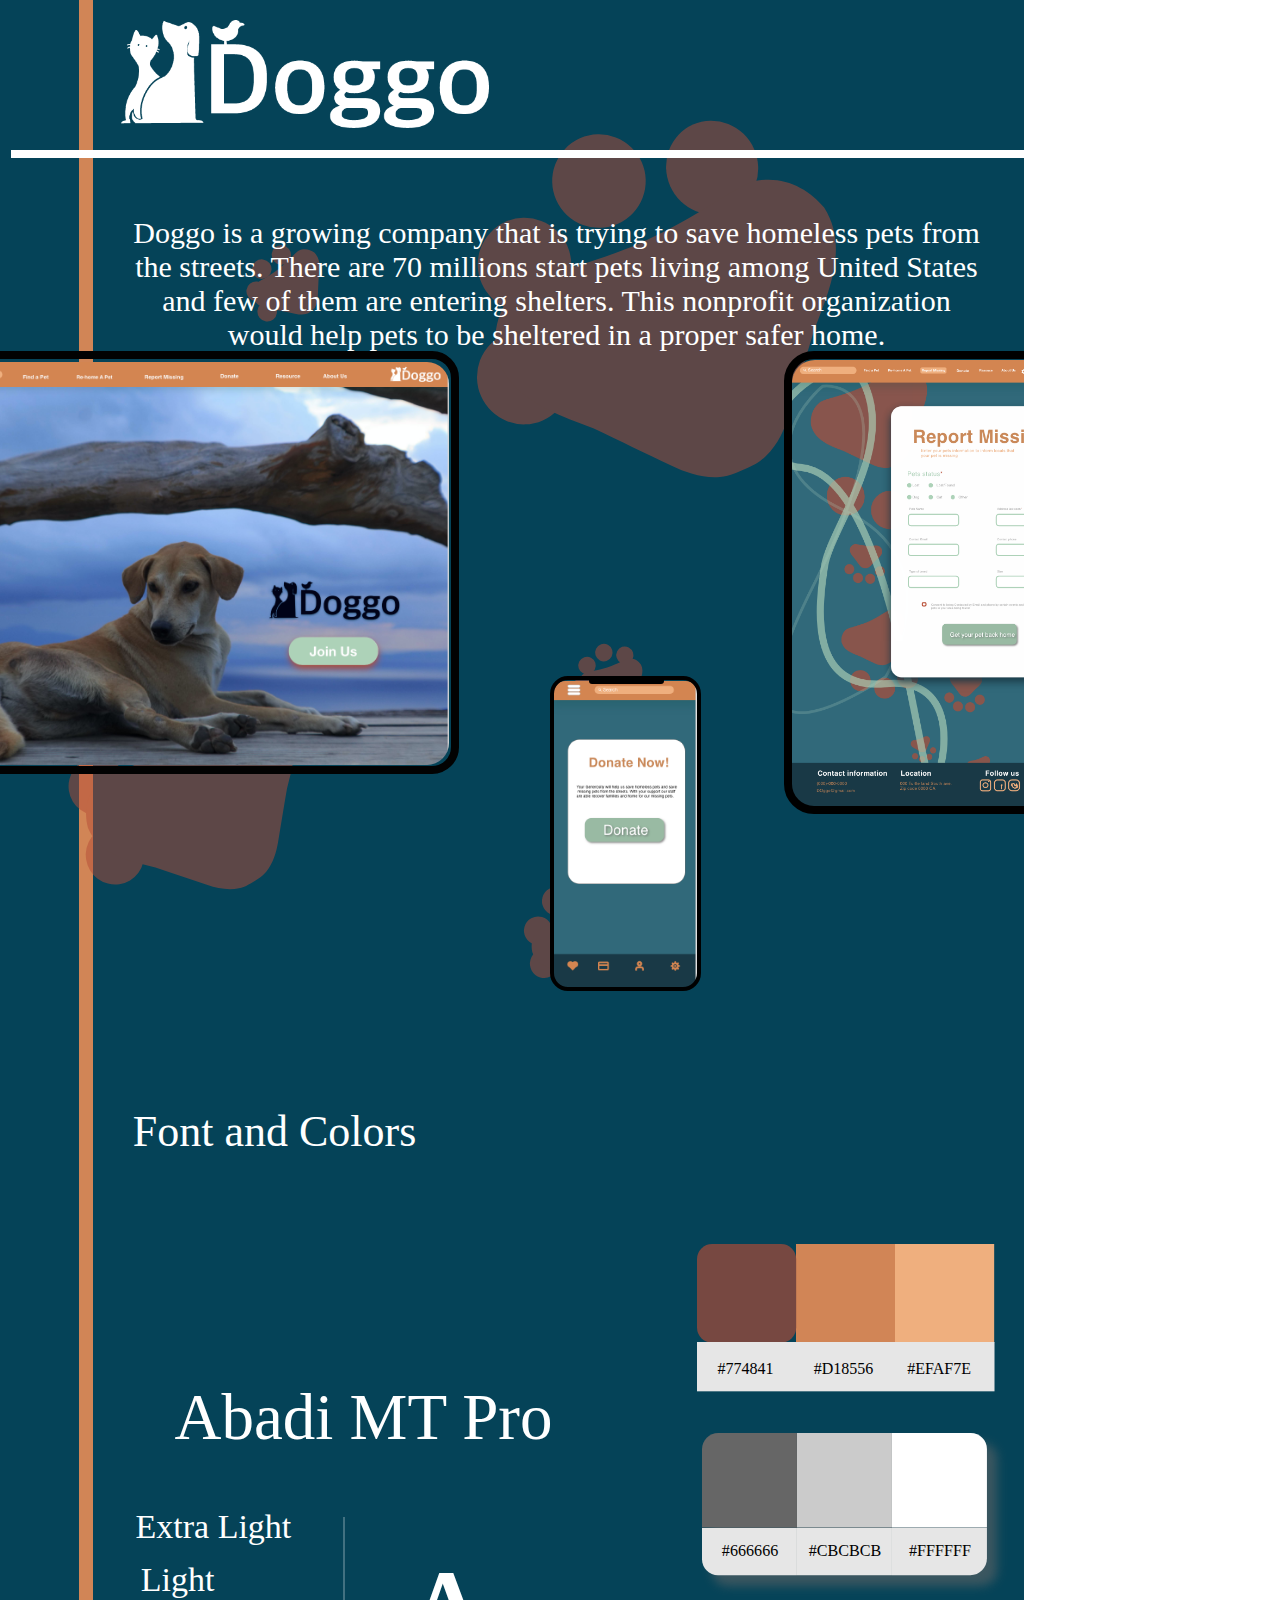
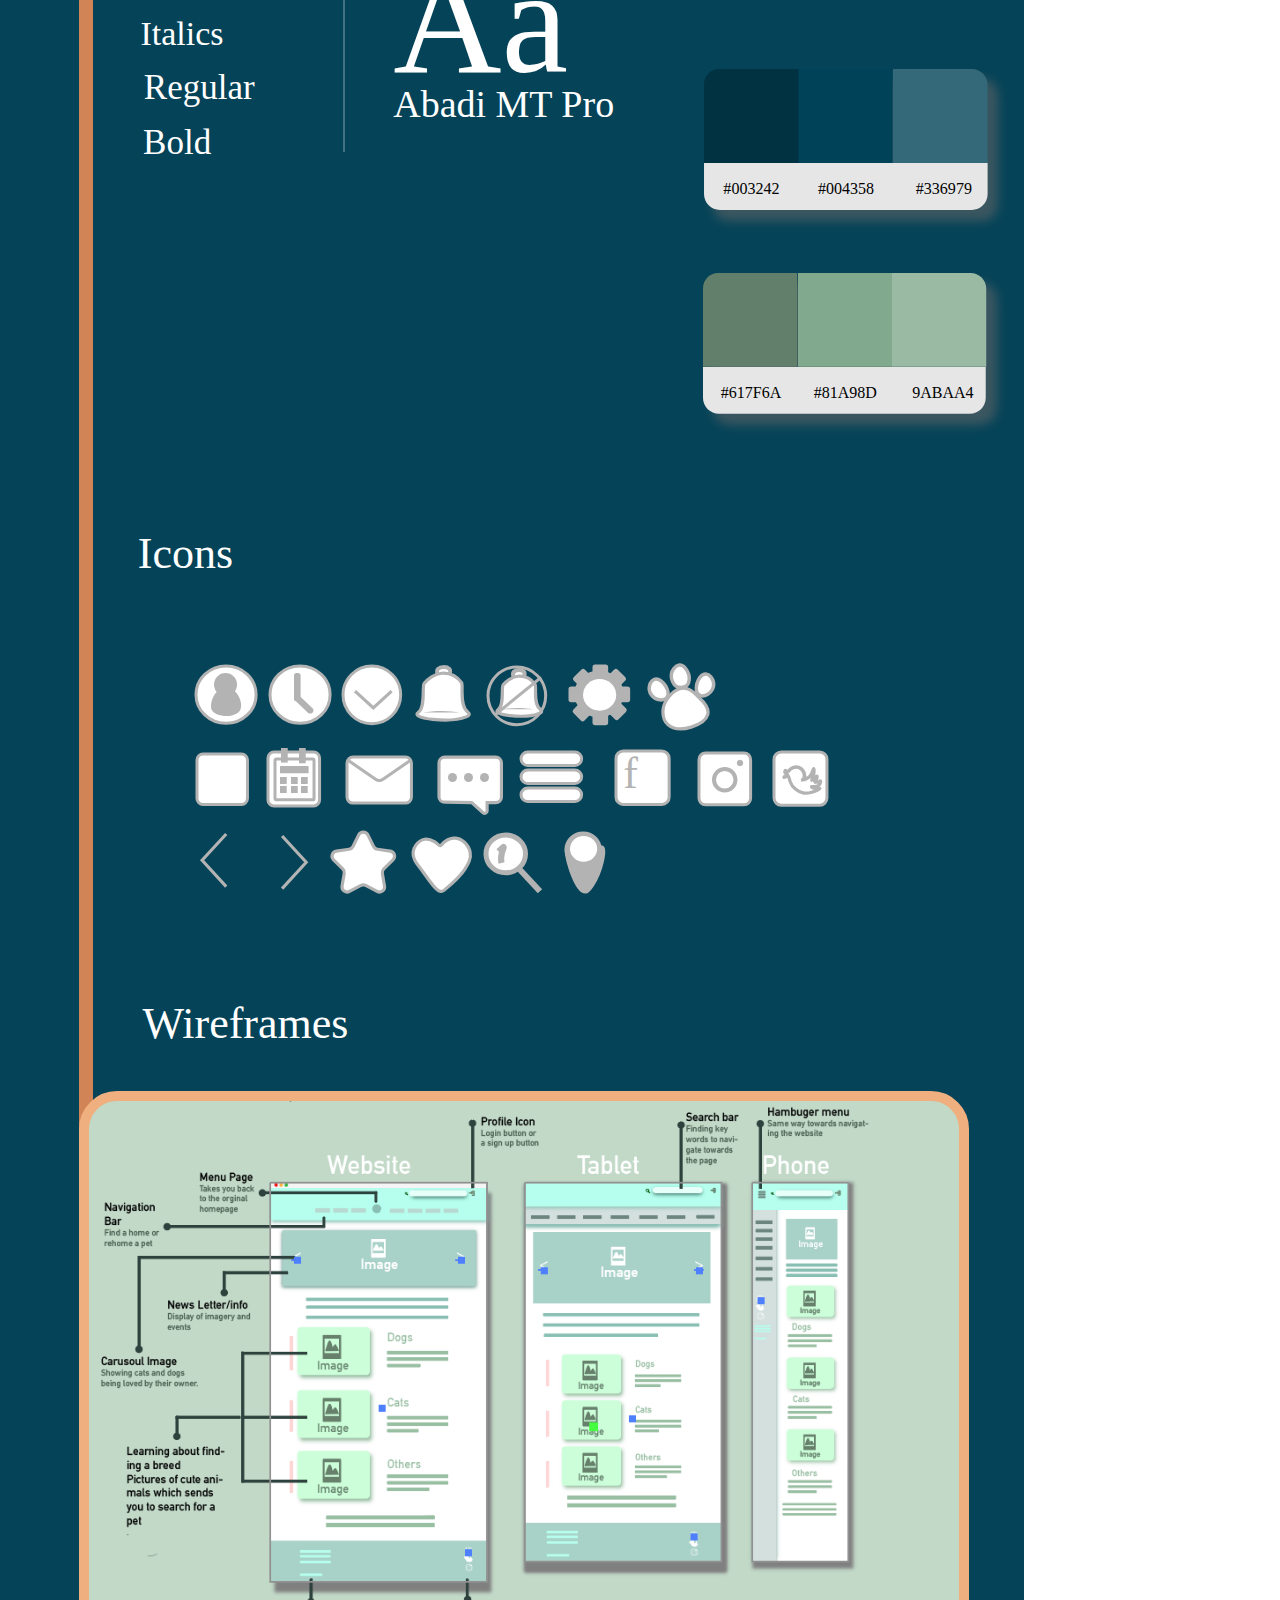
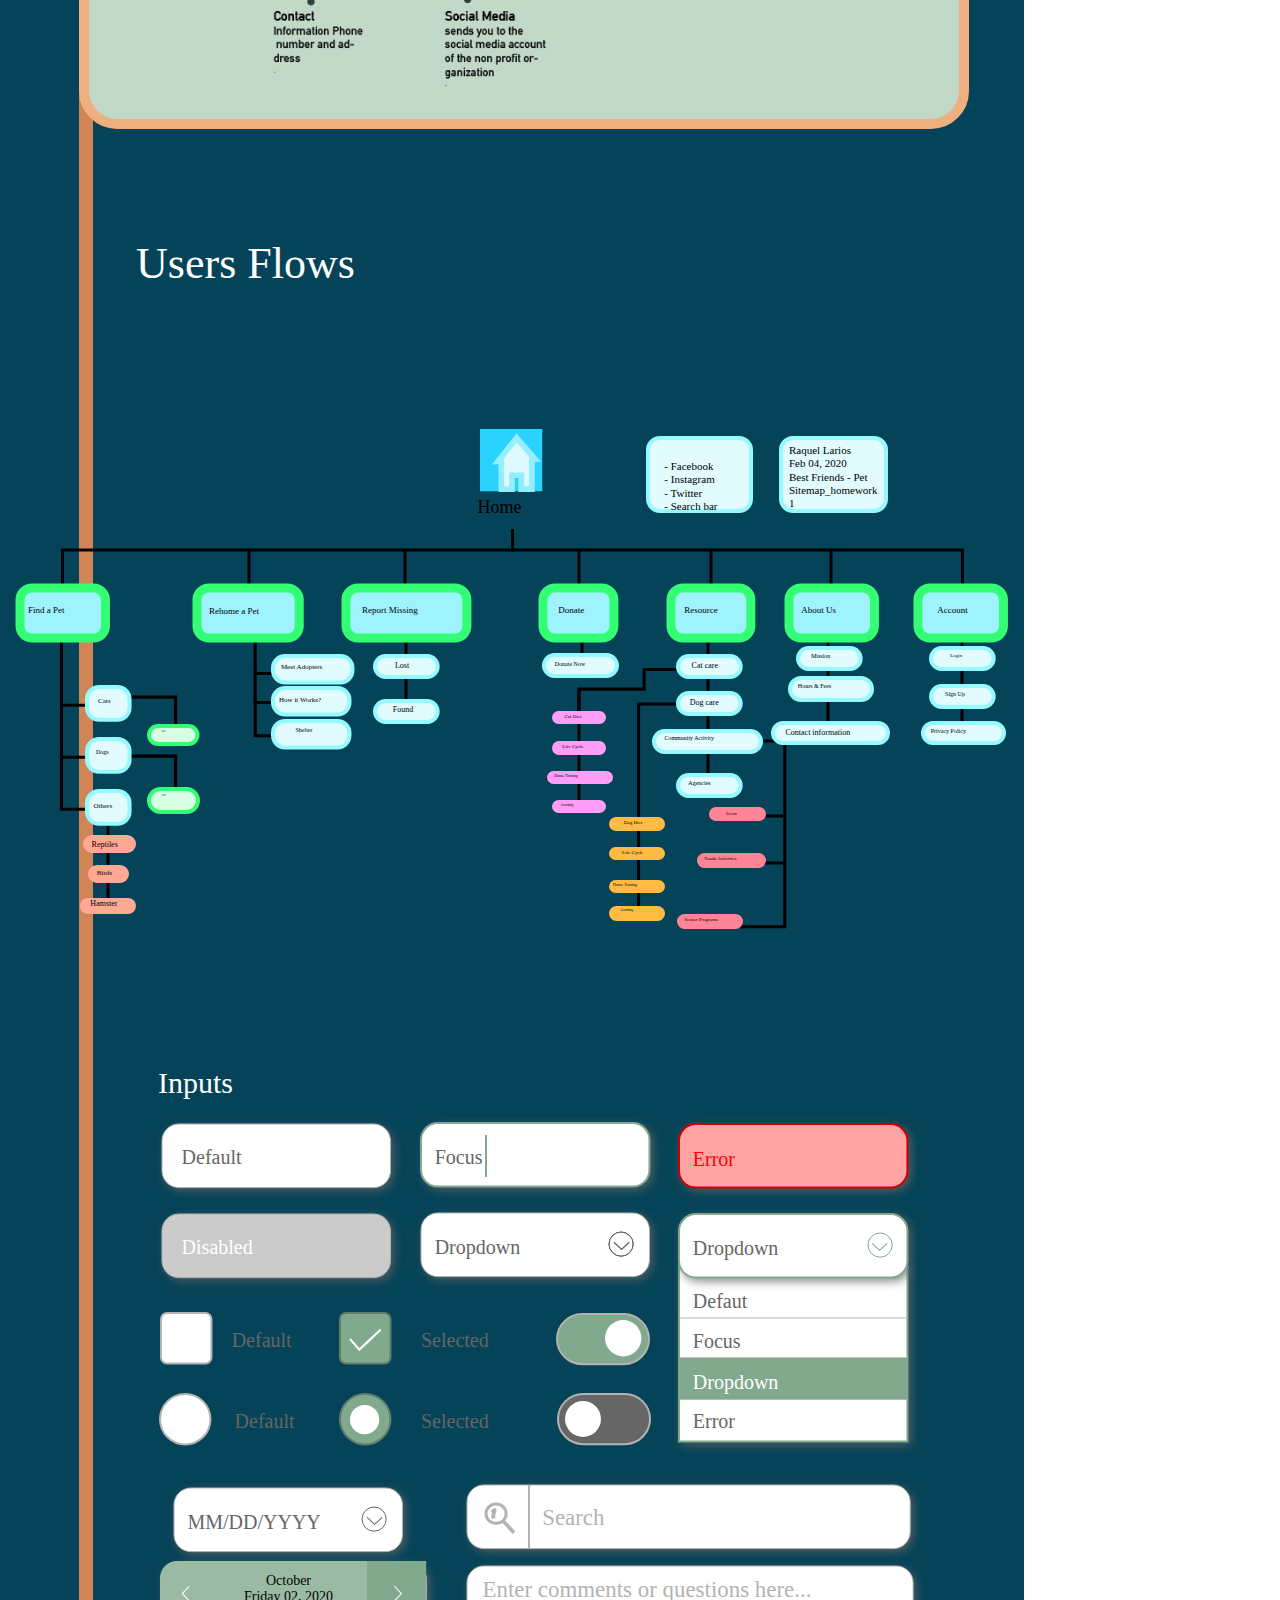
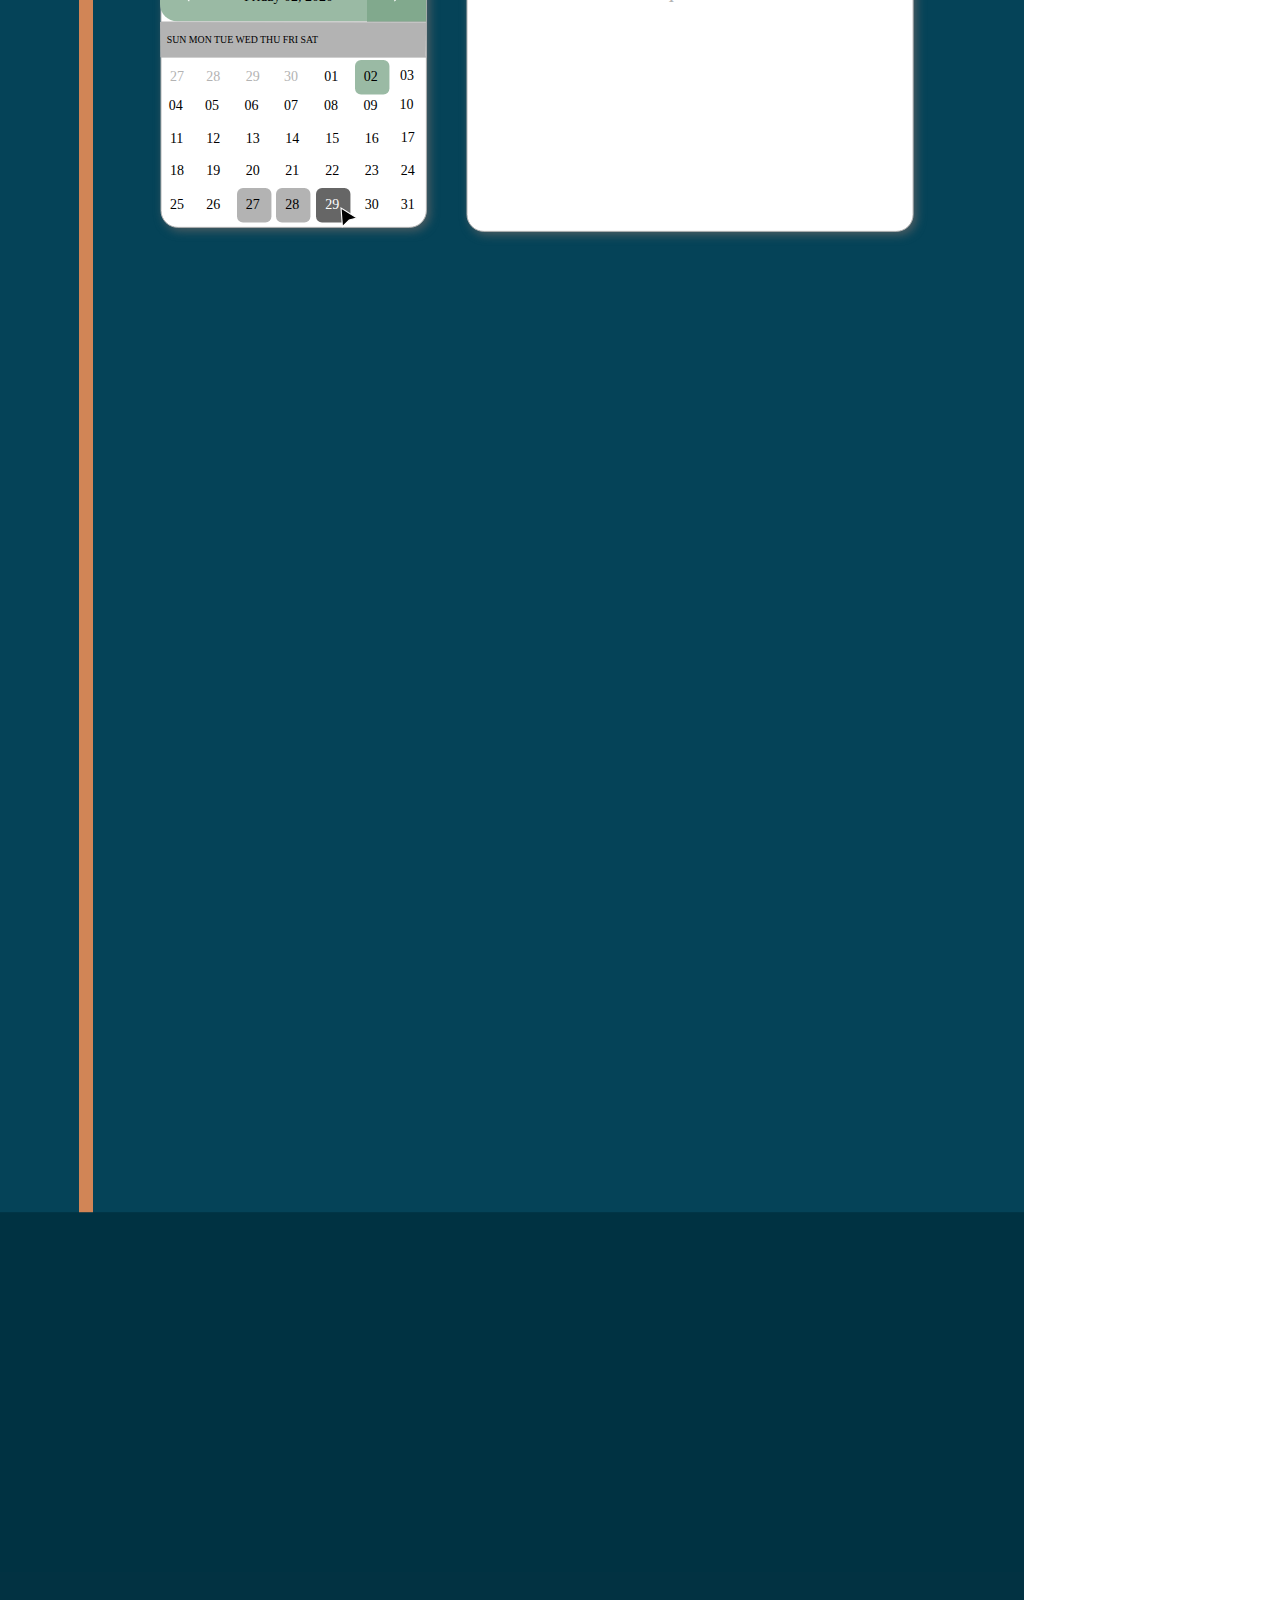
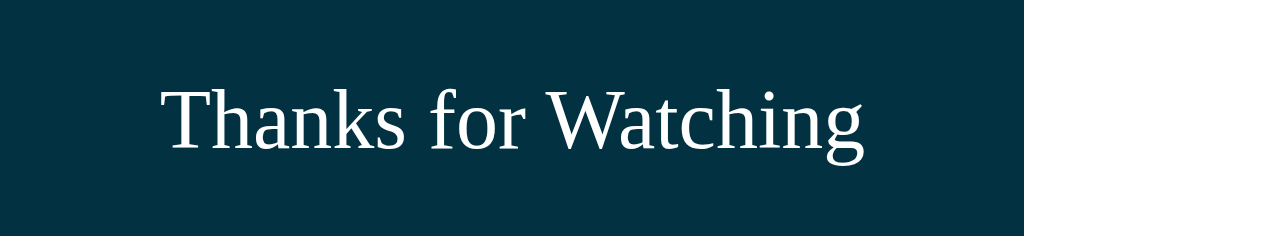
<file: assets/css/Web_1920___4.html>
<!DOCTYPE html>
<html>
<head>
<meta charset="utf-8"/>
<meta http-equiv="X-UA-Compatible" content="IE=edge"/>
<meta name="viewport" content="width=device-width, initial-scale=1.0">
<title>Web 1920 – 4</title>
<style id="applicationStylesheet" type="text/css">
	.mediaViewInfo {
		--web-view-name: Web 1920 – 4;
		--web-view-id: Web_1920___4;
		--web-scale-on-resize: true;
		--web-enable-deep-linking: true;
	}
	:root {
		--web-view-ids: Web_1920___4;
	}
	* {
		margin: 0;
		padding: 0;
		box-sizing: border-box;
		border: none;
	}
	#Web_1920___4 {
		position: absolute;
		width: 1024px;
		height: 6636px;
		background-color: rgba(255,255,255,1);
		overflow: hidden;
		--web-view-name: Web 1920 – 4;
		--web-view-id: Web_1920___4;
		--web-scale-on-resize: true;
		--web-enable-deep-linking: true;
	}
	.Rectangle_91 {
		position: absolute;
		overflow: visible;
		width: 1024px;
		height: 6684px;
		left: 0px;
		top: -15px;
	}
	#Doggo_logo {
		position: absolute;
		width: 368px;
		height: 108px;
		left: 121px;
		top: 20px;
		overflow: visible;
	}
	.Rectangle_99 {
		position: absolute;
		overflow: visible;
		width: 14px;
		height: 6783px;
		left: 79px;
		top: 0px;
	}
	#pets_24px {
		opacity: 0.5;
		transform: matrix(1,0,0,1,98.3113,665.0722) rotate(149deg);
		transform-origin: center;
		position: absolute;
		width: 280.685px;
		height: 280.685px;
		left: 0px;
		top: 0px;
		overflow: visible;
	}
	.Ellipse_1 {
		position: absolute;
		overflow: visible;
		width: 80.136px;
		height: 80.394px;
		left: 242.984px;
		top: 132.312px;
	}
	.Ellipse_2 {
		position: absolute;
		overflow: visible;
		width: 80.241px;
		height: 80.241px;
		left: 221.685px;
		top: 199.549px;
	}
	.Ellipse_3 {
		position: absolute;
		overflow: visible;
		width: 80.241px;
		height: 80.241px;
		left: 161.536px;
		top: 235.69px;
	}
	.Ellipse_4 {
		position: absolute;
		overflow: visible;
		width: 79.489px;
		height: 80.005px;
		left: 92.245px;
		top: 223.274px;
	}
	.Path_8 {
		overflow: visible;
		position: absolute;
		width: 229.646px;
		height: 211.676px;
		left: 52.231px;
		top: 44.06px;
		transform: matrix(1,0,0,1,0,0);
	}
	.Path_9 {
		overflow: visible;
		position: absolute;
		width: 385.157px;
		height: 385.158px;
		left: 0px;
		top: 0px;
		transform: matrix(1,0,0,1,0,0);
	}
	#pets_24px_q {
		opacity: 0.5;
		transform: matrix(1,0,0,1,536.5958,875.0003) rotate(151deg);
		transform-origin: center;
		position: absolute;
		width: 136.115px;
		height: 136.115px;
		left: 0px;
		top: 0px;
		overflow: visible;
	}
	.Ellipse_1_r {
		position: absolute;
		overflow: visible;
		width: 38.49px;
		height: 38.632px;
		left: 117.461px;
		top: 65.008px;
	}
	.Ellipse_2_s {
		position: absolute;
		overflow: visible;
		width: 38.55px;
		height: 38.55px;
		left: 105.998px;
		top: 97.238px;
	}
	.Ellipse_3_t {
		position: absolute;
		overflow: visible;
		width: 38.55px;
		height: 38.55px;
		left: 76.236px;
		top: 113.736px;
	}
	.Ellipse_4_u {
		position: absolute;
		overflow: visible;
		width: 38.17px;
		height: 38.455px;
		left: 42.874px;
		top: 106.53px;
	}
	.Path_8_v {
		overflow: visible;
		position: absolute;
		width: 110.975px;
		height: 101.046px;
		left: 25.384px;
		top: 20.879px;
		transform: matrix(1,0,0,1,0,0);
	}
	.Path_9_w {
		overflow: visible;
		position: absolute;
		width: 185.039px;
		height: 185.039px;
		left: 0px;
		top: 0px;
		transform: matrix(1,0,0,1,0,0);
	}
	#pets_24px_x {
		opacity: 0.5;
		transform: matrix(1,0,0,1,257.6936,241.6791) rotate(142deg);
		transform-origin: center;
		position: absolute;
		width: 93.961px;
		height: 93.961px;
		left: 0px;
		top: 0px;
		overflow: visible;
	}
	.Ellipse_1_y {
		position: absolute;
		overflow: visible;
		width: 27.463px;
		height: 27.507px;
		left: 81.455px;
		top: 41.832px;
	}
	.Ellipse_2_z {
		position: absolute;
		overflow: visible;
		width: 27.477px;
		height: 27.477px;
		left: 77.129px;
		top: 65.029px;
	}
	.Ellipse_3_ {
		position: absolute;
		overflow: visible;
		width: 27.477px;
		height: 27.477px;
		left: 58.619px;
		top: 79.491px;
	}
	.Ellipse_4_ {
		position: absolute;
		overflow: visible;
		width: 27.264px;
		height: 27.351px;
		left: 35.066px;
		top: 78.231px;
	}
	.Path_8_ {
		overflow: visible;
		position: absolute;
		width: 77.077px;
		height: 74.046px;
		left: 17.185px;
		top: 15.782px;
		transform: matrix(1,0,0,1,0,0);
	}
	.Path_9_ {
		overflow: visible;
		position: absolute;
		width: 131.891px;
		height: 131.891px;
		left: 0px;
		top: 0px;
		transform: matrix(1,0,0,1,0,0);
	}
	#pets_24px_ {
		opacity: 0.5;
		transform: matrix(1,0,0,1,577.7625,640.9341) rotate(162deg);
		transform-origin: center;
		position: absolute;
		width: 84.003px;
		height: 84.003px;
		left: 0px;
		top: 0px;
		overflow: visible;
	}
	.Ellipse_1_ {
		position: absolute;
		overflow: visible;
		width: 21.986px;
		height: 22.131px;
		left: 69.666px;
		top: 42.098px;
	}
	.Ellipse_2_ {
		position: absolute;
		overflow: visible;
		width: 22.052px;
		height: 22.052px;
		left: 58.916px;
		top: 60.291px;
	}
	.Ellipse_3_ba {
		position: absolute;
		overflow: visible;
		width: 22.052px;
		height: 22.052px;
		left: 38.943px;
		top: 66.781px;
	}
	.Ellipse_4_ba {
		position: absolute;
		overflow: visible;
		width: 21.771px;
		height: 22.061px;
		left: 19.612px;
		top: 58.431px;
	}
	.Path_8_ba {
		overflow: visible;
		position: absolute;
		width: 65.688px;
		height: 55.597px;
		left: 15.511px;
		top: 10.962px;
		transform: matrix(1,0,0,1,0,0);
	}
	.Path_9_ba {
		overflow: visible;
		position: absolute;
		width: 105.85px;
		height: 105.85px;
		left: 0px;
		top: 0px;
		transform: matrix(1,0,0,1,0,0);
	}
	#pets_24px_bb {
		opacity: 0.5;
		transform: matrix(1,0,0,1,502.8242,108.891) rotate(156deg);
		transform-origin: center;
		position: absolute;
		width: 448.924px;
		height: 448.924px;
		left: 0px;
		top: 0px;
		overflow: visible;
	}
	.Ellipse_1_bc {
		position: absolute;
		overflow: visible;
		width: 123.211px;
		height: 123.823px;
		left: 382.283px;
		top: 220.217px;
	}
	.Ellipse_2_bd {
		position: absolute;
		overflow: visible;
		width: 123.48px;
		height: 123.481px;
		left: 335.33px;
		top: 322.861px;
	}
	.Ellipse_3_be {
		position: absolute;
		overflow: visible;
		width: 123.48px;
		height: 123.481px;
		left: 232.802px;
		top: 368.51px;
	}
	.Ellipse_4_bf {
		position: absolute;
		overflow: visible;
		width: 122.108px;
		height: 123.332px;
		left: 125.336px;
		top: 335.108px;
	}
	.Path_8_bg {
		overflow: visible;
		position: absolute;
		width: 360.855px;
		height: 318.281px;
		left: 83.726px;
		top: 64.483px;
		transform: matrix(1,0,0,1,0,0);
	}
	.Path_9_bh {
		overflow: visible;
		position: absolute;
		width: 592.707px;
		height: 592.707px;
		left: 0px;
		top: 0px;
		transform: matrix(1,0,0,1,0,0);
	}
	#Group_44 {
		position: absolute;
		width: 559px;
		height: 415px;
		left: -104px;
		top: 355px;
		overflow: visible;
	}
	#Screen_Shot_2020_04_21_at_11_4 {
		position: absolute;
		width: 546px;
		height: 403px;
		left: 7px;
		top: 7px;
		overflow: visible;
	}
	.Rectangle_102 {
		position: absolute;
		overflow: visible;
		width: 559px;
		height: 415px;
		left: 0px;
		top: 0px;
	}
	#Group_47 {
		position: absolute;
		width: 280px;
		height: 455px;
		left: 788px;
		top: 355px;
		overflow: visible;
	}
	#Screen_Shot_2020_04_22_at_1_12 {
		position: absolute;
		width: 275px;
		height: 450px;
		left: 4px;
		top: 5px;
		overflow: visible;
	}
	.Rectangle_103 {
		position: absolute;
		overflow: visible;
		width: 280px;
		height: 455px;
		left: 0px;
		top: 0px;
	}
	#Group_46 {
		position: absolute;
		width: 316.019px;
		height: 796px;
		left: 697px;
		top: 1243.654px;
		overflow: visible;
	}
	#Text {
		position: absolute;
		width: 316px;
		height: 612px;
		left: 0.019px;
		top: 184px;
		overflow: visible;
	}
	#Group_33 {
		position: absolute;
		width: 315px;
		height: 172px;
		left: 1px;
		top: 236px;
		overflow: visible;
	}
	#Rectangle_92 {
		opacity: 0.75;
		position: absolute;
		width: 315px;
		height: 172px;
		left: 0px;
		top: 0px;
		overflow: visible;
	}
	#Group_32 {
		position: absolute;
		width: 283.631px;
		height: 141.067px;
		left: 5.672px;
		top: 5.575px;
		overflow: visible;
	}
	#Group_31 {
		position: absolute;
		width: 283.631px;
		height: 141.067px;
		left: 0px;
		top: 0px;
		overflow: visible;
	}
	.Rectangle_93 {
		position: absolute;
		overflow: visible;
		width: 94.544px;
		height: 94.045px;
		left: 94.543px;
		top: 0px;
	}
	.Path_21 {
		overflow: visible;
		position: absolute;
		width: 94.544px;
		height: 94.045px;
		left: 189.087px;
		top: 0px;
		transform: matrix(1,0,0,1,0,0);
	}
	.Path_22 {
		overflow: visible;
		position: absolute;
		width: 94.544px;
		height: 94.045px;
		left: 0px;
		top: 0px;
		transform: matrix(1,0,0,1,0,0);
	}
	.Path_23 {
		overflow: visible;
		position: absolute;
		width: 283.631px;
		height: 47.022px;
		left: 0px;
		top: 94.045px;
		transform: matrix(1,0,0,1,0,0);
	}
	#_336979 {
		position: absolute;
		left: 208.675px;
		top: 111.622px;
		overflow: visible;
		width: 63px;
		white-space: nowrap;
		line-height: 19.282344818115234px;
		margin-top: -1.6068620681762695px;
		text-align: center;
		font-family: AbadiMTPro-ExtraLight;
		font-style: normal;
		font-weight: normal;
		font-size: 16.068620681762695px;
		color: rgba(0,0,0,1);
	}
	#_004358 {
		position: absolute;
		left: 110.816px;
		top: 111.622px;
		overflow: visible;
		width: 63px;
		white-space: nowrap;
		line-height: 19.282344818115234px;
		margin-top: -1.6068620681762695px;
		text-align: center;
		font-family: AbadiMTPro-ExtraLight;
		font-style: normal;
		font-weight: normal;
		font-size: 16.068620681762695px;
		color: rgba(0,0,0,1);
	}
	#_003242 {
		position: absolute;
		left: 16.272px;
		top: 111.622px;
		overflow: visible;
		width: 63px;
		white-space: nowrap;
		line-height: 19.282344818115234px;
		margin-top: -1.6068620681762695px;
		text-align: center;
		font-family: AbadiMTPro-ExtraLight;
		font-style: normal;
		font-weight: normal;
		font-size: 16.068620681762695px;
		color: rgba(0,0,0,1);
	}
	#Group_36 {
		position: absolute;
		width: 314px;
		height: 172px;
		left: 1px;
		top: 440px;
		overflow: visible;
	}
	#Rectangle_94 {
		opacity: 0.75;
		position: absolute;
		width: 314px;
		height: 172px;
		left: 0px;
		top: 0px;
		overflow: visible;
	}
	#Group_35 {
		position: absolute;
		width: 282.738px;
		height: 140.624px;
		left: 5.362px;
		top: 5.386px;
		overflow: visible;
	}
	#Group_34 {
		position: absolute;
		width: 282.738px;
		height: 140.624px;
		left: 0px;
		top: 0px;
		overflow: visible;
	}
	.Rectangle_95 {
		position: absolute;
		overflow: visible;
		width: 94.246px;
		height: 93.749px;
		left: 94.246px;
		top: 0px;
	}
	.Path_24 {
		overflow: visible;
		position: absolute;
		width: 94.246px;
		height: 93.749px;
		left: 188.492px;
		top: 0px;
		transform: matrix(1,0,0,1,0,0);
	}
	.Path_25 {
		overflow: visible;
		position: absolute;
		width: 94.246px;
		height: 93.749px;
		left: 0px;
		top: 0px;
		transform: matrix(1,0,0,1,0,0);
	}
	.Path_26 {
		overflow: visible;
		position: absolute;
		width: 282.738px;
		height: 46.875px;
		left: 0px;
		top: 93.749px;
		transform: matrix(1,0,0,1,0,0);
	}
	#ID9ABAA4 {
		position: absolute;
		left: 208.921px;
		top: 111.233px;
		overflow: visible;
		width: 61px;
		white-space: nowrap;
		line-height: 19.2216854095459px;
		margin-top: -1.6018075942993164px;
		text-align: center;
		font-family: AbadiMTPro-ExtraLight;
		font-style: normal;
		font-weight: normal;
		font-size: 16.018070220947266px;
		color: rgba(0,0,0,1);
	}
	#_81A98D {
		position: absolute;
		left: 108.37px;
		top: 111.233px;
		overflow: visible;
		width: 67px;
		white-space: nowrap;
		line-height: 19.2216854095459px;
		margin-top: -1.6018075942993164px;
		text-align: center;
		font-family: AbadiMTPro-ExtraLight;
		font-style: normal;
		font-weight: normal;
		font-size: 16.018070220947266px;
		color: rgba(0,0,0,1);
	}
	#_617F6A {
		position: absolute;
		left: 14.123px;
		top: 111.233px;
		overflow: visible;
		width: 67px;
		white-space: nowrap;
		line-height: 19.2216854095459px;
		margin-top: -1.6018075942993164px;
		text-align: center;
		font-family: AbadiMTPro-ExtraLight;
		font-style: normal;
		font-weight: normal;
		font-size: 16.018070220947266px;
		color: rgba(0,0,0,1);
	}
	#Group_42 {
		position: absolute;
		width: 315px;
		height: 173px;
		left: 0px;
		top: 0px;
		overflow: visible;
	}
	#Rectangle_96 {
		opacity: 0.75;
		position: absolute;
		width: 315px;
		height: 173px;
		left: 0px;
		top: 0px;
		overflow: visible;
	}
	#Group_41 {
		position: absolute;
		width: 284.852px;
		height: 141.675px;
		left: 5.062px;
		top: 5.754px;
		overflow: visible;
	}
	#Group_40 {
		position: absolute;
		width: 284.852px;
		height: 141.675px;
		left: 0px;
		top: 0px;
		overflow: visible;
	}
	#Group_37 {
		position: absolute;
		width: 94.951px;
		height: 141.675px;
		left: 94.95px;
		top: 0px;
		overflow: visible;
	}
	.Rectangle_97 {
		position: absolute;
		overflow: visible;
		width: 94.95px;
		height: 47.225px;
		left: 0px;
		top: 94.45px;
	}
	.Rectangle_98 {
		position: absolute;
		overflow: visible;
		width: 94.951px;
		height: 94.45px;
		left: 0px;
		top: 0px;
	}
	#_CBCBCB {
		position: absolute;
		left: 9.476px;
		top: 109.622px;
		overflow: visible;
		width: 77px;
		white-space: nowrap;
		line-height: 19.365371704101562px;
		margin-top: -1.6137809753417969px;
		text-align: center;
		font-family: AbadiMTPro-ExtraLight;
		font-style: normal;
		font-weight: normal;
		font-size: 16.13780975341797px;
		color: rgba(0,0,0,1);
	}
	#Group_38 {
		position: absolute;
		width: 94.951px;
		height: 141.675px;
		left: 0px;
		top: 0px;
		overflow: visible;
	}
	.Path_27 {
		overflow: visible;
		position: absolute;
		width: 94.95px;
		height: 47.225px;
		left: 0px;
		top: 94.45px;
		transform: matrix(1,0,0,1,0,0);
	}
	.Path_28 {
		overflow: visible;
		position: absolute;
		width: 94.951px;
		height: 94.45px;
		left: 0px;
		top: 0px;
		transform: matrix(1,0,0,1,0,0);
	}
	#_666666 {
		position: absolute;
		left: 16.476px;
		top: 109.621px;
		overflow: visible;
		width: 63px;
		white-space: nowrap;
		line-height: 19.365371704101562px;
		margin-top: -1.6137809753417969px;
		text-align: center;
		font-family: AbadiMTPro-ExtraLight;
		font-style: normal;
		font-weight: normal;
		font-size: 16.13780975341797px;
		color: rgba(0,0,0,1);
	}
	#Group_39 {
		position: absolute;
		width: 94.951px;
		height: 141.675px;
		left: 189.901px;
		top: 0px;
		overflow: visible;
	}
	.Path_29 {
		overflow: visible;
		position: absolute;
		width: 94.951px;
		height: 47.225px;
		left: 0px;
		top: 94.45px;
		transform: matrix(1,0,0,1,0,0);
	}
	.Path_30 {
		overflow: visible;
		position: absolute;
		width: 94.951px;
		height: 94.45px;
		left: 0px;
		top: 0px;
		transform: matrix(1,0,0,1,0,0);
	}
	#_FFFFFF {
		position: absolute;
		left: 13.477px;
		top: 109.621px;
		overflow: visible;
		width: 69px;
		white-space: nowrap;
		line-height: 19.365371704101562px;
		margin-top: -1.6137809753417969px;
		text-align: center;
		font-family: AbadiMTPro-ExtraLight;
		font-style: normal;
		font-weight: normal;
		font-size: 16.13780975341797px;
		color: rgba(0,0,0,1);
	}
	#Group_45 {
		position: absolute;
		width: 297.509px;
		height: 147.97px;
		left: 0px;
		top: 0px;
		overflow: visible;
	}
	.Rectangle_105 {
		position: absolute;
		overflow: visible;
		width: 99.17px;
		height: 98.647px;
		left: 99.17px;
		top: 0px;
	}
	.Rectangle_106 {
		position: absolute;
		overflow: visible;
		width: 99.17px;
		height: 98.647px;
		left: 198.339px;
		top: 0px;
	}
	.Rectangle_107 {
		position: absolute;
		overflow: visible;
		width: 99.17px;
		height: 98.647px;
		left: 0px;
		top: 0px;
	}
	.Rectangle_108 {
		position: absolute;
		overflow: visible;
		width: 297.509px;
		height: 49.323px;
		left: 0px;
		top: 98.647px;
	}
	#_D18556 {
		position: absolute;
		left: 114.031px;
		top: 117.044px;
		overflow: visible;
		width: 65px;
		white-space: nowrap;
		line-height: 19px;
		margin-top: -1.5px;
		text-align: center;
		font-family: AbadiMTPro-ExtraLight;
		font-style: normal;
		font-weight: normal;
		font-size: 16px;
		color: rgba(0,0,0,1);
	}
	#_774841 {
		position: absolute;
		left: 16.965px;
		top: 117.044px;
		overflow: visible;
		width: 63px;
		white-space: nowrap;
		line-height: 19px;
		margin-top: -1.5px;
		text-align: center;
		font-family: AbadiMTPro-ExtraLight;
		font-style: normal;
		font-weight: normal;
		font-size: 16px;
		color: rgba(0,0,0,1);
	}
	#_EFAF7E {
		position: absolute;
		left: 207.681px;
		top: 117.044px;
		overflow: visible;
		width: 69px;
		white-space: nowrap;
		line-height: 19px;
		margin-top: -1.5px;
		text-align: center;
		font-family: AbadiMTPro-ExtraLight;
		font-style: normal;
		font-weight: normal;
		font-size: 16px;
		color: rgba(0,0,0,1);
	}
	#Font_and_Colors {
		position: absolute;
		left: 117px;
		top: 1109px;
		overflow: visible;
		width: 315px;
		white-space: nowrap;
		line-height: 53px;
		margin-top: -4.5px;
		text-align: center;
		font-family: AbadiMTPro-ExtraLight;
		font-style: normal;
		font-weight: normal;
		font-size: 44px;
		color: rgba(255,255,255,1);
	}
	#Doggo_is_a_growing_company_tha {
		position: absolute;
		left: 132px;
		top: 216px;
		overflow: visible;
		width: 849px;
		height: 132px;
		text-align: center;
		font-family: Apple Symbols;
		font-style: normal;
		font-weight: normal;
		font-size: 30px;
		color: rgba(255,255,255,1);
	}
	.Line_82 {
		overflow: visible;
		position: absolute;
		width: 1057px;
		height: 8px;
		left: 10.5px;
		top: 153.5px;
		transform: matrix(1,0,0,1,0,0);
	}
	#Group_50 {
		position: absolute;
		width: 493.288px;
		height: 374.612px;
		left: 131.92px;
		top: 1385px;
		overflow: visible;
	}
	#Abadi_MT_Pro {
		position: absolute;
		left: 33.08px;
		top: 0px;
		overflow: visible;
		width: 397px;
		white-space: nowrap;
		line-height: 79px;
		margin-top: -7px;
		text-align: center;
		font-family: AbadiMTPro-Light;
		font-style: normal;
		font-weight: normal;
		font-size: 65px;
		color: rgba(255,255,255,1);
	}
	.Line_83 {
		overflow: visible;
		position: absolute;
		width: 0.5px;
		height: 235.051px;
		left: 211.799px;
		top: 132.218px;
		transform: matrix(1,0,0,1,0,0);
	}
	#Group_48 {
		position: absolute;
		width: 162px;
		height: 249.147px;
		left: 0px;
		top: 125.465px;
		overflow: visible;
	}
	#Extra_Light {
		position: absolute;
		left: 0px;
		top: 0px;
		overflow: visible;
		width: 163px;
		white-space: nowrap;
		line-height: 40px;
		margin-top: -3px;
		text-align: center;
		font-family: AbadiMTPro-ExtraLight;
		font-style: normal;
		font-weight: normal;
		font-size: 34px;
		color: rgba(255,255,255,1);
	}
	#Light {
		position: absolute;
		left: 8.122px;
		top: 52.522px;
		overflow: visible;
		width: 75px;
		white-space: nowrap;
		line-height: 40px;
		margin-top: -3px;
		text-align: center;
		font-family: AbadiMTPro-Light;
		font-style: normal;
		font-weight: normal;
		font-size: 34px;
		color: rgba(255,255,255,1);
	}
	#Italics {
		position: absolute;
		left: 6.622px;
		top: 107.001px;
		overflow: visible;
		width: 87px;
		white-space: nowrap;
		line-height: 40px;
		margin-top: -3px;
		text-align: center;
		font-family: AbadiMTPro-Light;
		font-style: normal;
		font-weight: normal;
		font-size: 34px;
		color: rgba(255,255,255,1);
	}
	#Regular {
		position: absolute;
		left: 5.784px;
		top: 159.307px;
		overflow: visible;
		width: 123px;
		white-space: nowrap;
		line-height: 41px;
		margin-top: -3px;
		text-align: center;
		font-family: AbadiMTPro;
		font-style: normal;
		font-weight: normal;
		font-size: 35px;
		color: rgba(255,255,255,1);
	}
	#Bold {
		position: absolute;
		left: 9.741px;
		top: 214.147px;
		overflow: visible;
		width: 71px;
		white-space: nowrap;
		line-height: 41px;
		margin-top: -3px;
		text-align: center;
		font-family: AbadiMTPro-Bold;
		font-style: normal;
		font-weight: normal;
		font-size: 35px;
		color: rgba(255,255,255,1);
	}
	#Group_49 {
		position: absolute;
		width: 232px;
		height: 176.974px;
		left: 261.288px;
		top: 161.362px;
		overflow: visible;
	}
	#Aa {
		position: absolute;
		left: 0.001px;
		top: 0px;
		overflow: visible;
		width: 184px;
		white-space: nowrap;
		line-height: 181px;
		margin-top: -15.5px;
		text-align: left;
		font-family: AbadiMTPro;
		font-style: normal;
		font-weight: normal;
		font-size: 150px;
		color: rgba(255,255,255,1);
	}
	#Abadi_MT_Pro_de {
		position: absolute;
		left: 0px;
		top: 138.974px;
		overflow: visible;
		width: 233px;
		white-space: nowrap;
		line-height: 46px;
		margin-top: -4px;
		text-align: left;
		font-family: AbadiMTPro-Bold;
		font-style: normal;
		font-weight: normal;
		font-size: 38px;
		color: rgba(255,255,255,1);
	}
	#Icons {
		position: absolute;
		left: 132px;
		top: 2131px;
		overflow: visible;
		width: 107px;
		white-space: nowrap;
		line-height: 53px;
		margin-top: -4.5px;
		text-align: center;
		font-family: AbadiMTPro-ExtraLight;
		font-style: normal;
		font-weight: normal;
		font-size: 44px;
		color: rgba(255,255,255,1);
	}
	#Group_77 {
		position: absolute;
		width: 631.193px;
		height: 224.391px;
		left: 196px;
		top: 2265px;
		overflow: visible;
	}
	#Accents {
		position: absolute;
		width: 211.496px;
		height: 111.826px;
		left: 419.697px;
		top: 86.305px;
		overflow: visible;
	}
	#Group_52 {
		position: absolute;
		width: 51.599px;
		height: 51.866px;
		left: 82.825px;
		top: 1.858px;
		overflow: visible;
	}
	#Group_51 {
		position: absolute;
		width: 51.599px;
		height: 51.866px;
		left: 0px;
		top: 0px;
		overflow: visible;
	}
	.Rectangle_110 {
		position: absolute;
		overflow: visible;
		width: 54.599px;
		height: 54.866px;
		left: 0px;
		top: 0px;
	}
	.Ellipse_13 {
		position: absolute;
		overflow: visible;
		width: 25.457px;
		height: 25.568px;
		left: 15.733px;
		top: 15.502px;
	}
	.Ellipse_14 {
		position: absolute;
		overflow: visible;
		width: 6.283px;
		height: 6.315px;
		left: 38.356px;
		top: 6.753px;
	}
	#Group_53 {
		position: absolute;
		width: 57.044px;
		height: 111.826px;
		left: 0px;
		top: 0px;
		overflow: visible;
	}
	.Rectangle_111 {
		position: absolute;
		overflow: visible;
		width: 56.138px;
		height: 56.413px;
		left: 0px;
		top: 0px;
	}
	#f {
		position: absolute;
		left: 7.677px;
		top: 1.179px;
		overflow: visible;
		width: 50.367px;
		height: 110.647px;
		line-height: 52.82634353637695px;
		margin-top: -4.402196884155273px;
		text-align: left;
		font-family: ShreeDev0714-Bold;
		font-style: normal;
		font-weight: normal;
		font-size: 44.021949768066406px;
		color: rgba(179,179,179,1);
	}
	#Group_56 {
		position: absolute;
		width: 52.969px;
		height: 53.244px;
		left: 158.526px;
		top: 0.371px;
		overflow: visible;
	}
	.Rectangle_112 {
		position: absolute;
		overflow: visible;
		width: 55.969px;
		height: 56.244px;
		left: 0px;
		top: 0px;
	}
	#Group_55 {
		position: absolute;
		width: 35.146px;
		height: 24.522px;
		left: 8.678px;
		top: 15.124px;
		overflow: visible;
	}
	#Group_54 {
		position: absolute;
		width: 35.146px;
		height: 24.522px;
		left: 0px;
		top: 0px;
		overflow: visible;
	}
	.Path_31 {
		overflow: visible;
		position: absolute;
		width: 16.625px;
		height: 13.606px;
		left: 5.436px;
		top: 0px;
		transform: matrix(1,0,0,1,0,0);
	}
	.Path_32 {
		overflow: visible;
		position: absolute;
		width: 16.15px;
		height: 15.532px;
		left: 18.374px;
		top: 1.077px;
		transform: matrix(1,0,0,1,0,0);
	}
	.Path_33 {
		overflow: visible;
		position: absolute;
		width: 37.679px;
		height: 19.071px;
		left: 0px;
		top: 8.403px;
		transform: matrix(1,0,0,1,0,0);
	}
	.Path_34 {
		overflow: visible;
		position: absolute;
		width: 5.842px;
		height: 9.542px;
		left: 0px;
		top: 1.96px;
		transform: matrix(1,0,0,1,0,0);
	}
	#UI_Elements {
		position: absolute;
		width: 514.759px;
		height: 224.391px;
		left: 0px;
		top: 0px;
		overflow: visible;
	}
	#Group_58 {
		position: absolute;
		width: 60.1px;
		height: 57.344px;
		left: 0px;
		top: 0.941px;
		overflow: visible;
	}
	.Ellipse_15 {
		position: absolute;
		overflow: visible;
		width: 63.1px;
		height: 60.344px;
		left: 0px;
		top: 0px;
	}
	#Group_57 {
		position: absolute;
		width: 30.263px;
		height: 44.026px;
		left: 14.919px;
		top: 6.659px;
		overflow: visible;
	}
	.Path_35 {
		overflow: visible;
		position: absolute;
		width: 30.263px;
		height: 29.129px;
		left: 0px;
		top: 14.897px;
		transform: matrix(1,0,0,1,0,0);
	}
	.Ellipse_16 {
		position: absolute;
		overflow: visible;
		width: 23.082px;
		height: 23.083px;
		left: 3.59px;
		top: 0px;
	}
	#Group_60 {
		position: absolute;
		width: 50.456px;
		height: 50.456px;
		left: 0.94px;
		top: 88.633px;
		overflow: visible;
	}
	#Group_59 {
		position: absolute;
		width: 50.456px;
		height: 50.456px;
		left: 0px;
		top: 0px;
		overflow: visible;
	}
	.Rectangle_113 {
		position: absolute;
		overflow: visible;
		width: 53.456px;
		height: 53.456px;
		left: 0px;
		top: 0px;
	}
	#Group_62 {
		position: absolute;
		width: 60.1px;
		height: 57.344px;
		left: 73.877px;
		top: 1.276px;
		overflow: visible;
	}
	.Ellipse_17 {
		position: absolute;
		overflow: visible;
		width: 63.1px;
		height: 60.344px;
		left: 0px;
		top: 0px;
	}
	#Group_61 {
		position: absolute;
		width: 19.531px;
		height: 40.624px;
		left: 23.78px;
		top: 6.789px;
		overflow: visible;
	}
	.Rectangle_114 {
		position: absolute;
		overflow: visible;
		width: 6.597px;
		height: 28.187px;
		left: 0px;
		top: 0px;
	}
	.Path_36 {
		overflow: visible;
		position: absolute;
		width: 19.527px;
		height: 18.631px;
		left: 0.003px;
		top: 21.993px;
		transform: matrix(1,0,0,1,0,0);
	}
	#Group_64 {
		position: absolute;
		width: 58.562px;
		height: 57.615px;
		left: 373.962px;
		top: 0.818px;
		overflow: visible;
	}
	.Rectangle_115 {
		position: absolute;
		overflow: visible;
		width: 15.657px;
		height: 15.657px;
		left: 23.86px;
		top: 0px;
	}
	#Group_63 {
		position: absolute;
		width: 58.562px;
		height: 53.907px;
		left: 0px;
		top: 3.707px;
		overflow: visible;
	}
	.Rectangle_116 {
		position: absolute;
		overflow: visible;
		width: 15.657px;
		height: 15.657px;
		left: 45.905px;
		top: 18.193px;
	}
	.Rectangle_117 {
		position: absolute;
		overflow: visible;
		width: 15.657px;
		height: 15.657px;
		left: 0px;
		top: 18.193px;
	}
	.Rectangle_118 {
		width: 12.657px;
		height: 12.657px;
		position: absolute;
		overflow: visible;
		transform: translate(-891.288px, -3396.533px) matrix(1,0,0,1,898.0908,3399.1544) rotate(45deg);
		transform-origin: center;
	}
	.Rectangle_119 {
		width: 12.657px;
		height: 12.657px;
		position: absolute;
		overflow: visible;
		transform: translate(-891.288px, -3396.533px) matrix(1,0,0,1,931.69,3430.2967) rotate(45deg);
		transform-origin: center;
	}
	.Rectangle_120 {
		width: 12.657px;
		height: 12.657px;
		position: absolute;
		overflow: visible;
		transform: translate(-891.288px, -3396.533px) matrix(1,0,0,1,930.8648,3399.1544) rotate(45deg);
		transform-origin: center;
	}
	.Rectangle_121 {
		width: 12.657px;
		height: 12.657px;
		position: absolute;
		overflow: visible;
		transform: translate(-891.288px, -3396.533px) matrix(1,0,0,1,897.6171,3431.4547) rotate(45deg);
		transform-origin: center;
	}
	.Rectangle_122 {
		position: absolute;
		overflow: visible;
		width: 15.657px;
		height: 15.657px;
		left: 23.86px;
		top: 41.25px;
	}
	.Ellipse_18 {
		position: absolute;
		overflow: visible;
		width: 48.905px;
		height: 46.8px;
		left: 6.329px;
		top: 2.621px;
	}
	.Ellipse_19 {
		position: absolute;
		overflow: visible;
		width: 33.248px;
		height: 31.723px;
		left: 12.657px;
		top: 9.239px;
	}
	#Group_65 {
		position: absolute;
		width: 64.442px;
		height: 46.09px;
		left: 150.533px;
		top: 92.106px;
		overflow: visible;
	}
	.Rectangle_123 {
		position: absolute;
		overflow: visible;
		width: 67.442px;
		height: 49.09px;
		left: 0px;
		top: 0px;
	}
	.Path_37 {
		overflow: visible;
		position: absolute;
		width: 62.598px;
		height: 22.519px;
		left: 1.774px;
		top: 2.039px;
		transform: matrix(1,0,0,1,0,0);
	}
	#Group_66 {
		position: absolute;
		width: 59.446px;
		height: 53.447px;
		left: 242.641px;
		top: 91.92px;
		overflow: visible;
	}
	.Path_38 {
		overflow: visible;
		position: absolute;
		width: 62.446px;
		height: 56.49px;
		left: 0px;
		top: 0px;
		transform: matrix(1,0,0,1,0,0);
	}
	.Ellipse_20 {
		position: absolute;
		overflow: visible;
		width: 8.978px;
		height: 8.978px;
		left: 8.863px;
		top: 16.42px;
	}
	.Ellipse_21 {
		position: absolute;
		overflow: visible;
		width: 8.978px;
		height: 8.978px;
		left: 24.949px;
		top: 16.42px;
	}
	.Ellipse_22 {
		position: absolute;
		overflow: visible;
		width: 8.978px;
		height: 8.978px;
		left: 41.035px;
		top: 16.42px;
	}
	#Group_67 {
		position: absolute;
		width: 51.558px;
		height: 58.437px;
		left: 72.303px;
		top: 82.924px;
		overflow: visible;
	}
	.Rectangle_124 {
		position: absolute;
		overflow: visible;
		width: 54.558px;
		height: 56.906px;
		left: 0px;
		top: 4.531px;
	}
	.Rectangle_125 {
		position: absolute;
		overflow: visible;
		width: 42.025px;
		height: 43.802px;
		left: 6.266px;
		top: 11.083px;
	}
	.Rectangle_126 {
		position: absolute;
		overflow: visible;
		width: 6.724px;
		height: 7.031px;
		left: 12.127px;
		top: 29.228px;
	}
	.Rectangle_127 {
		position: absolute;
		overflow: visible;
		width: 6.724px;
		height: 7.031px;
		left: 22.456px;
		top: 29.228px;
	}
	.Rectangle_128 {
		position: absolute;
		overflow: visible;
		width: 6.724px;
		height: 7.031px;
		left: 33.083px;
		top: 29.228px;
	}
	.Rectangle_129 {
		position: absolute;
		overflow: visible;
		width: 6.724px;
		height: 15.248px;
		left: 30.882px;
		top: 0px;
	}
	.Rectangle_130 {
		position: absolute;
		overflow: visible;
		width: 6.724px;
		height: 14.583px;
		left: 12.968px;
		top: 0px;
	}
	.Rectangle_131 {
		position: absolute;
		overflow: visible;
		width: 6.724px;
		height: 7.031px;
		left: 11.944px;
		top: 38.339px;
	}
	.Rectangle_132 {
		position: absolute;
		overflow: visible;
		width: 6.724px;
		height: 7.031px;
		left: 22.456px;
		top: 38.339px;
	}
	.Rectangle_133 {
		position: absolute;
		overflow: visible;
		width: 6.724px;
		height: 7.031px;
		left: 33.083px;
		top: 38.339px;
	}
	.Rectangle_134 {
		position: absolute;
		overflow: visible;
		width: 28.605px;
		height: 7.335px;
		left: 11.476px;
		top: 18.4px;
	}
	#Group_68 {
		position: absolute;
		width: 57.682px;
		height: 57.682px;
		left: 147.018px;
		top: 1.216px;
		overflow: visible;
	}
	.Ellipse_23 {
		position: absolute;
		overflow: visible;
		width: 60.682px;
		height: 60.682px;
		left: 0px;
		top: 0px;
	}
	.Path_39 {
		overflow: visible;
		position: absolute;
		width: 36.636px;
		height: 19.003px;
		left: 11.536px;
		top: 23.703px;
		transform: matrix(1,0,0,1,0,0);
	}
	#Group_70 {
		position: absolute;
		width: 50.464px;
		height: 52.499px;
		left: 290.328px;
		top: 170.043px;
		overflow: visible;
	}
	#Group_69 {
		position: absolute;
		width: 50.464px;
		height: 52.499px;
		left: 0px;
		top: 0px;
		overflow: visible;
	}
	.Ellipse_24 {
		position: absolute;
		overflow: visible;
		width: 44.494px;
		height: 42.799px;
		left: 0px;
		top: 0px;
	}
	.Line_84 {
		overflow: visible;
		position: absolute;
		width: 21.216px;
		height: 22.302px;
		left: 32.911px;
		top: 33.599px;
		transform: matrix(1,0,0,1,0,0);
	}
	.Path_40 {
		overflow: visible;
		position: absolute;
		width: 8.298px;
		height: 15.943px;
		left: 10.389px;
		top: 11.677px;
		transform: matrix(1,0,0,1,0,0);
	}
	.Ellipse_25 {
		position: absolute;
		overflow: visible;
		width: 37.314px;
		height: 35.356px;
		left: 370.116px;
		top: 168.094px;
	}
	.Path_41 {
		overflow: visible;
		position: absolute;
		width: 37.889px;
		height: 44.989px;
		left: 369.854px;
		top: 181.623px;
		transform: matrix(1,0,0,1,0,0);
	}
	.Ellipse_26 {
		position: absolute;
		overflow: visible;
		width: 27.187px;
		height: 25.635px;
		left: 373.682px;
		top: 171.454px;
	}
	.Path_42 {
		overflow: visible;
		position: absolute;
		width: 26.335px;
		height: 52.633px;
		left: 4.701px;
		top: 169.33px;
		transform: matrix(1,0,0,1,0,0);
	}
	.Path_43 {
		overflow: visible;
		position: absolute;
		width: 26.335px;
		height: 52.633px;
		left: 85.28px;
		top: 170.566px;
		transform: matrix(1,0,0,1,0,0);
	}
	.Path_44 {
		overflow: visible;
		position: absolute;
		width: 1px;
		height: 1px;
		left: 306.808px;
		top: 185.139px;
		transform: matrix(1,0,0,1,0,0);
	}
	#Group_71 {
		position: absolute;
		width: 49.159px;
		height: 50.605px;
		left: 221.183px;
		top: 1.807px;
		overflow: visible;
	}
	.Path_45 {
		overflow: visible;
		position: absolute;
		width: 13.169px;
		height: 9.179px;
		left: 19.577px;
		top: 0px;
		transform: matrix(1,0,0,1,0,0);
	}
	.Path_46 {
		overflow: visible;
		position: absolute;
		width: 52.174px;
		height: 47.161px;
		left: 0px;
		top: 6.582px;
		transform: matrix(1,0,0,1,0,0);
	}
	.Path_47 {
		overflow: visible;
		position: absolute;
		width: 37.048px;
		height: 1.498px;
		left: 5.765px;
		top: 44.317px;
		transform: matrix(1,0,0,1,0,0);
	}
	#Group_74 {
		position: absolute;
		width: 71.034px;
		height: 57.682px;
		left: 292.401px;
		top: 1.615px;
		overflow: visible;
	}
	#Group_72 {
		position: absolute;
		width: 41.56px;
		height: 42.783px;
		left: 8.38px;
		top: 3.54px;
		overflow: visible;
	}
	.Path_48 {
		overflow: visible;
		position: absolute;
		width: 11.594px;
		height: 8.09px;
		left: 16.552px;
		top: 0px;
		transform: matrix(1,0,0,1,0,0);
	}
	.Path_49 {
		overflow: visible;
		position: absolute;
		width: 44.577px;
		height: 40.334px;
		left: 0px;
		top: 5.564px;
		transform: matrix(1,0,0,1,0,0);
	}
	.Path_50 {
		overflow: visible;
		position: absolute;
		width: 31.321px;
		height: 1.267px;
		left: 4.874px;
		top: 37.467px;
		transform: matrix(1,0,0,1,0,0);
	}
	#Group_73 {
		position: absolute;
		width: 71.034px;
		height: 57.682px;
		left: 0px;
		top: 0px;
		overflow: visible;
	}
	.Path_51 {
		overflow: visible;
		position: absolute;
		width: 1px;
		height: 1px;
		left: 71.034px;
		top: 10.668px;
		transform: matrix(1,0,0,1,0,0);
	}
	.Path_52 {
		overflow: visible;
		position: absolute;
		width: 1px;
		height: 1px;
		left: 43.489px;
		top: 19.927px;
		transform: matrix(1,0,0,1,0,0);
	}
	.Line_85 {
		overflow: visible;
		position: absolute;
		width: 46.091px;
		height: 38.288px;
		left: 6.742px;
		top: 10.86px;
		transform: matrix(1,0,0,1,0,0);
	}
	.Ellipse_27 {
		position: absolute;
		overflow: visible;
		width: 60.682px;
		height: 60.682px;
		left: 0px;
		top: 0px;
	}
	#Group_75 {
		position: absolute;
		width: 60.631px;
		height: 49.393px;
		left: 325.386px;
		top: 87.455px;
		overflow: visible;
	}
	.Rectangle_135 {
		position: absolute;
		overflow: visible;
		width: 63.631px;
		height: 16.509px;
		left: 0px;
		top: 0px;
	}
	.Rectangle_136 {
		position: absolute;
		overflow: visible;
		width: 63.631px;
		height: 16.509px;
		left: 0px;
		top: 17.942px;
	}
	.Rectangle_137 {
		position: absolute;
		overflow: visible;
		width: 63.631px;
		height: 16.509px;
		left: 0px;
		top: 35.884px;
	}
	.Path_53 {
		overflow: visible;
		position: absolute;
		width: 62.581px;
		height: 60.115px;
		left: 135.573px;
		top: 167.347px;
		transform: matrix(1,0,0,1,0,0);
	}
	.Path_54 {
		overflow: visible;
		position: absolute;
		width: 57.434px;
		height: 53.542px;
		left: 216.675px;
		top: 173.368px;
		transform: matrix(1,0,0,1,0,0);
	}
	#Group_76 {
		position: absolute;
		width: 61.57px;
		height: 61.366px;
		left: 453.189px;
		top: 0px;
		overflow: visible;
	}
	.Path_55 {
		overflow: visible;
		position: absolute;
		width: 45.071px;
		height: 41.104px;
		left: 13.831px;
		top: 23.093px;
		transform: matrix(1,0,0,1,0,0);
	}
	.Path_56 {
		overflow: visible;
		position: absolute;
		width: 19.222px;
		height: 20.829px;
		left: 0px;
		top: 14.216px;
		transform: matrix(1,0,0,1,0,0);
	}
	.Path_57 {
		overflow: visible;
		position: absolute;
		width: 18.542px;
		height: 22.366px;
		left: 21.614px;
		top: 0px;
		transform: matrix(1,0,0,1,0,0);
	}
	.Path_58 {
		overflow: visible;
		position: absolute;
		width: 18.04px;
		height: 21.884px;
		left: 46.687px;
		top: 8.863px;
		transform: matrix(1,0,0,1,0,0);
	}
	#Wireframes {
		position: absolute;
		left: 133px;
		top: 2601px;
		overflow: visible;
		width: 225px;
		white-space: nowrap;
		line-height: 53px;
		margin-top: -4.5px;
		text-align: center;
		font-family: AbadiMTPro-ExtraLight;
		font-style: normal;
		font-weight: normal;
		font-size: 44px;
		color: rgba(255,255,255,1);
	}
	#Screen_Shot_2020_04_22_at_3_05 {
		position: absolute;
		width: 890px;
		height: 638px;
		left: 79px;
		top: 2691px;
		overflow: visible;
	}
	#Group_78 {
		position: absolute;
		width: 147px;
		height: 311px;
		left: 552px;
		top: 678px;
		overflow: visible;
	}
	#Screen_Shot_2020_04_22_at_3_14 {
		position: absolute;
		width: 143px;
		height: 306px;
		left: 2px;
		top: 3px;
		overflow: visible;
	}
	.Rectangle_138 {
		position: absolute;
		overflow: visible;
		width: 147px;
		height: 311px;
		left: 0px;
		top: 0px;
	}
	.Rectangle_139 {
		position: absolute;
		overflow: visible;
		width: 75px;
		height: 6px;
		left: 37px;
		top: 0px;
	}
	#Group_100 {
		position: absolute;
		width: 759.12px;
		height: 763.757px;
		left: 154px;
		top: 4268px;
		overflow: visible;
	}
	#Inputs {
		position: absolute;
		left: 0px;
		top: 0px;
		overflow: visible;
		width: 83px;
		white-space: nowrap;
		line-height: 36px;
		margin-top: -3px;
		text-align: center;
		font-family: AbadiMTPro-Light;
		font-style: normal;
		font-weight: normal;
		font-size: 30px;
		color: rgba(255,255,255,1);
	}
	.Rectangle_140 {
		filter: drop-shadow(3px 3px 5px rgba(102, 102, 102, 0.749));
		position: absolute;
		overflow: visible;
		width: 244.457px;
		height: 79.599px;
		left: 7.731px;
		top: 56.447px;
	}
	#Default {
		position: absolute;
		left: 27.621px;
		top: 79.334px;
		overflow: visible;
		width: 64px;
		white-space: nowrap;
		line-height: 24px;
		margin-top: -2px;
		text-align: left;
		font-family: AbadiMTPro-Light;
		font-style: normal;
		font-weight: normal;
		font-size: 20px;
		color: rgba(102,102,102,1);
	}
	.Rectangle_141 {
		filter: drop-shadow(3px 3px 5px rgba(102, 102, 102, 0.749));
		position: absolute;
		overflow: visible;
		width: 244.457px;
		height: 79.599px;
		left: 7.731px;
		top: 145.668px;
	}
	#Disabled {
		position: absolute;
		left: 27.621px;
		top: 168.556px;
		overflow: visible;
		width: 79px;
		white-space: nowrap;
		line-height: 24px;
		margin-top: -2px;
		text-align: left;
		font-family: AbadiMTPro-Light;
		font-style: normal;
		font-weight: normal;
		font-size: 20px;
		color: rgba(255,255,255,1);
	}
	.Rectangle_142 {
		filter: drop-shadow(3px 3px 5px rgba(102, 102, 102, 0.749));
		position: absolute;
		overflow: visible;
		width: 245.457px;
		height: 80.599px;
		left: 266.968px;
		top: 55.388px;
	}
	#Focus {
		position: absolute;
		left: 280.643px;
		top: 79.334px;
		overflow: visible;
		width: 55px;
		white-space: nowrap;
		line-height: 24px;
		margin-top: -2px;
		text-align: left;
		font-family: AbadiMTPro-Light;
		font-style: normal;
		font-weight: normal;
		font-size: 20px;
		color: rgba(102,102,102,1);
	}
	.Rectangle_143 {
		filter: drop-shadow(3px 3px 5px rgba(102, 102, 102, 0.749));
		position: absolute;
		overflow: visible;
		width: 245.457px;
		height: 80.599px;
		left: 525.149px;
		top: 56.447px;
	}
	#Error {
		position: absolute;
		left: 538.824px;
		top: 81.395px;
		overflow: visible;
		width: 45px;
		white-space: nowrap;
		line-height: 24px;
		margin-top: -2px;
		text-align: left;
		font-family: AbadiMTPro-Light;
		font-style: normal;
		font-weight: normal;
		font-size: 20px;
		color: rgba(255,0,0,1);
	}
	.Line_86 {
		overflow: visible;
		position: absolute;
		width: 2px;
		height: 41.975px;
		left: 331.905px;
		top: 67.259px;
		transform: matrix(1,0,0,1,0,0);
	}
	.Rectangle_144 {
		filter: drop-shadow(3px 3px 5px rgba(102, 102, 102, 0.749));
		position: absolute;
		overflow: visible;
		width: 244.457px;
		height: 79.599px;
		left: 266.968px;
		top: 144.608px;
	}
	#Dropdown {
		position: absolute;
		left: 280.643px;
		top: 168.556px;
		overflow: visible;
		width: 92px;
		white-space: nowrap;
		line-height: 24px;
		margin-top: -2px;
		text-align: left;
		font-family: AbadiMTPro-Light;
		font-style: normal;
		font-weight: normal;
		font-size: 20px;
		color: rgba(102,102,102,1);
	}
	#Selected {
		position: absolute;
		left: 266.967px;
		top: 262.148px;
		overflow: visible;
		width: 79px;
		white-space: nowrap;
		line-height: 24px;
		margin-top: -2px;
		text-align: left;
		font-family: AbadiMTPro-Light;
		font-style: normal;
		font-weight: normal;
		font-size: 20px;
		color: rgba(102,102,102,1);
	}
	#Default_gv {
		position: absolute;
		left: 77.66px;
		top: 262.148px;
		overflow: visible;
		width: 64px;
		white-space: nowrap;
		line-height: 24px;
		margin-top: -2px;
		text-align: left;
		font-family: AbadiMTPro-Light;
		font-style: normal;
		font-weight: normal;
		font-size: 20px;
		color: rgba(102,102,102,1);
	}
	#Default_gw {
		position: absolute;
		left: 80.615px;
		top: 342.603px;
		overflow: visible;
		width: 64px;
		white-space: nowrap;
		line-height: 24px;
		margin-top: -2px;
		text-align: left;
		font-family: AbadiMTPro-Light;
		font-style: normal;
		font-weight: normal;
		font-size: 20px;
		color: rgba(102,102,102,1);
	}
	#Selected_gx {
		position: absolute;
		left: 266.967px;
		top: 342.603px;
		overflow: visible;
		width: 79px;
		white-space: nowrap;
		line-height: 24px;
		margin-top: -2px;
		text-align: left;
		font-family: AbadiMTPro-Light;
		font-style: normal;
		font-weight: normal;
		font-size: 20px;
		color: rgba(102,102,102,1);
	}
	#Group_79 {
		position: absolute;
		width: 24.183px;
		height: 24.183px;
		left: 455.388px;
		top: 164.188px;
		overflow: visible;
	}
	.Path_60 {
		overflow: visible;
		position: absolute;
		width: 15.186px;
		height: 7.697px;
		left: 4.837px;
		top: 9.828px;
		transform: matrix(1,0,0,1,0,0);
	}
	.Ellipse_28 {
		position: absolute;
		overflow: visible;
		width: 25.183px;
		height: 25.183px;
		left: 0px;
		top: 0px;
	}
	#Group_81 {
		position: absolute;
		width: 228.457px;
		height: 227.439px;
		left: 525.149px;
		top: 145.668px;
		overflow: visible;
	}
	.Rectangle_145 {
		filter: drop-shadow(3px 3px 5px rgba(102, 102, 102, 0.749));
		position: absolute;
		overflow: visible;
		width: 245.457px;
		height: 192.501px;
		left: 0px;
		top: 51.938px;
	}
	.Line_87 {
		overflow: visible;
		position: absolute;
		width: 228.457px;
		height: 1px;
		left: 0px;
		top: 104.04px;
		transform: matrix(1,0,0,1,0,0);
	}
	.Path_61 {
		overflow: visible;
		position: absolute;
		width: 228.456px;
		height: 1px;
		left: 0px;
		top: 144.48px;
		transform: matrix(1,0,0,1,0,0);
	}
	.Path_62 {
		overflow: visible;
		position: absolute;
		width: 228.456px;
		height: 1px;
		left: 0px;
		top: 185.787px;
		transform: matrix(1,0,0,1,0,0);
	}
	.Rectangle_146 {
		filter: drop-shadow(3px 3px 5px rgba(102, 102, 102, 0.749));
		position: absolute;
		overflow: visible;
		width: 245.457px;
		height: 80.599px;
		left: 0px;
		top: 0px;
	}
	#Dropdown_g {
		position: absolute;
		left: 13.675px;
		top: 23.947px;
		overflow: visible;
		width: 92px;
		white-space: nowrap;
		line-height: 24px;
		margin-top: -2px;
		text-align: left;
		font-family: AbadiMTPro-Light;
		font-style: normal;
		font-weight: normal;
		font-size: 20px;
		color: rgba(102,102,102,1);
	}
	#Defaut {
		position: absolute;
		left: 13.675px;
		top: 77.438px;
		overflow: visible;
		width: 60px;
		white-space: nowrap;
		line-height: 24px;
		margin-top: -2px;
		text-align: left;
		font-family: AbadiMTPro-Light;
		font-style: normal;
		font-weight: normal;
		font-size: 20px;
		color: rgba(102,102,102,1);
	}
	#Focus_g {
		position: absolute;
		left: 13.675px;
		top: 117.092px;
		overflow: visible;
		width: 55px;
		white-space: nowrap;
		line-height: 24px;
		margin-top: -2px;
		text-align: left;
		font-family: AbadiMTPro-Light;
		font-style: normal;
		font-weight: normal;
		font-size: 20px;
		color: rgba(102,102,102,1);
	}
	#Error_ha {
		position: absolute;
		left: 13.674px;
		top: 197.546px;
		overflow: visible;
		width: 45px;
		white-space: nowrap;
		line-height: 24px;
		margin-top: -2px;
		text-align: left;
		font-family: AbadiMTPro-Light;
		font-style: normal;
		font-weight: normal;
		font-size: 20px;
		color: rgba(102,102,102,1);
	}
	#Group_80 {
		position: absolute;
		width: 24.183px;
		height: 24.183px;
		left: 188.42px;
		top: 19.58px;
		overflow: visible;
	}
	.Path_63 {
		overflow: visible;
		position: absolute;
		width: 15.186px;
		height: 7.697px;
		left: 4.837px;
		top: 9.827px;
		transform: matrix(1,0,0,1,0,0);
	}
	.Ellipse_29 {
		position: absolute;
		overflow: visible;
		width: 25.183px;
		height: 25.183px;
		left: 0px;
		top: 0px;
	}
	.Rectangle_147 {
		position: absolute;
		overflow: visible;
		width: 228.457px;
		height: 41.307px;
		left: 0px;
		top: 144.48px;
	}
	#Dropdown_hf {
		position: absolute;
		left: 13.675px;
		top: 157.971px;
		overflow: visible;
		width: 92px;
		white-space: nowrap;
		line-height: 24px;
		margin-top: -2px;
		text-align: left;
		font-family: AbadiMTPro-Light;
		font-style: normal;
		font-weight: normal;
		font-size: 20px;
		color: rgba(255,255,255,1);
	}
	#Group_82 {
		position: absolute;
		width: 92.023px;
		height: 50.166px;
		left: 403.427px;
		top: 245.528px;
		overflow: visible;
	}
	.Rectangle_148 {
		position: absolute;
		overflow: visible;
		width: 94.023px;
		height: 52.166px;
		left: 0px;
		top: 0px;
	}
	.Ellipse_30 {
		position: absolute;
		overflow: visible;
		width: 36.396px;
		height: 36.396px;
		left: 47.801px;
		top: 6.885px;
	}
	#Group_83 {
		position: absolute;
		width: 92.023px;
		height: 50.166px;
		left: 404.216px;
		top: 325.91px;
		overflow: visible;
	}
	.Rectangle_149 {
		width: 92.023px;
		height: 50.166px;
		position: absolute;
		overflow: visible;
		transform: translate(-912.588px, -2807.564px) matrix(1,0,0,1,912.5881,2807.5641) rotate(180deg);
		transform-origin: center;
	}
	.Ellipse_31 {
		position: absolute;
		overflow: visible;
		width: 35.956px;
		height: 35.956px;
		left: 6.569px;
		top: 7.105px;
	}
	#Group_85 {
		position: absolute;
		width: 50.456px;
		height: 50.456px;
		left: 185.731px;
		top: 244.944px;
		overflow: visible;
	}
	#Group_84 {
		position: absolute;
		width: 50.456px;
		height: 50.456px;
		left: 0px;
		top: 0px;
		overflow: visible;
	}
	.Rectangle_150 {
		position: absolute;
		overflow: visible;
		width: 52.456px;
		height: 52.457px;
		left: 0px;
		top: 0px;
	}
	.Path_64 {
		overflow: visible;
		position: absolute;
		width: 30.69px;
		height: 21.245px;
		left: 10.562px;
		top: 15.689px;
		transform: matrix(1,0,0,1,0,0);
	}
	#Group_87 {
		position: absolute;
		width: 50.456px;
		height: 50.456px;
		left: 7.172px;
		top: 244.944px;
		overflow: visible;
	}
	#Group_86 {
		position: absolute;
		width: 50.456px;
		height: 50.456px;
		left: 0px;
		top: 0px;
		overflow: visible;
	}
	.Rectangle_151 {
		position: absolute;
		overflow: visible;
		width: 52.456px;
		height: 52.457px;
		left: 0px;
		top: 0px;
	}
	.Ellipse_32 {
		position: absolute;
		overflow: visible;
		width: 52.456px;
		height: 52.457px;
		left: 6.294px;
		top: 326.204px;
	}
	#Group_88 {
		position: absolute;
		width: 50.456px;
		height: 50.456px;
		left: 185.731px;
		top: 326.204px;
		overflow: visible;
	}
	.Ellipse_33 {
		position: absolute;
		overflow: visible;
		width: 52.456px;
		height: 52.457px;
		left: 0px;
		top: 0px;
	}
	.Ellipse_34 {
		position: absolute;
		overflow: visible;
		width: 29.253px;
		height: 29.253px;
		left: 10.562px;
		top: 10.602px;
	}
	#Group_89 {
		position: absolute;
		width: 24.183px;
		height: 24.183px;
		left: 455.388px;
		top: 164.188px;
		overflow: visible;
	}
	.Path_65 {
		overflow: visible;
		position: absolute;
		width: 15.186px;
		height: 7.697px;
		left: 4.837px;
		top: 9.828px;
		transform: matrix(1,0,0,1,0,0);
	}
	.Ellipse_35 {
		position: absolute;
		overflow: visible;
		width: 25.183px;
		height: 25.183px;
		left: 0px;
		top: 0px;
	}
	#Group_91 {
		position: absolute;
		width: 228.457px;
		height: 63.599px;
		left: 19.775px;
		top: 419.709px;
		overflow: visible;
	}
	.Rectangle_152 {
		filter: drop-shadow(3px 3px 5px rgba(102, 102, 102, 0.749));
		position: absolute;
		overflow: visible;
		width: 244.457px;
		height: 79.599px;
		left: 0px;
		top: 0px;
	}
	#MM_DD_YYYY {
		position: absolute;
		left: 13.675px;
		top: 23.947px;
		overflow: visible;
		width: 128px;
		white-space: nowrap;
		line-height: 24px;
		margin-top: -2px;
		text-align: left;
		font-family: AbadiMTPro-Light;
		font-style: normal;
		font-weight: normal;
		font-size: 20px;
		color: rgba(102,102,102,1);
	}
	#Group_90 {
		position: absolute;
		width: 24.183px;
		height: 24.183px;
		left: 188.42px;
		top: 19.579px;
		overflow: visible;
	}
	.Path_66 {
		overflow: visible;
		position: absolute;
		width: 15.186px;
		height: 7.697px;
		left: 4.837px;
		top: 9.828px;
		transform: matrix(1,0,0,1,0,0);
	}
	.Ellipse_36 {
		position: absolute;
		overflow: visible;
		width: 25.183px;
		height: 25.183px;
		left: 0px;
		top: 0px;
	}
	#Group_95 {
		position: absolute;
		width: 266.14px;
		height: 265.961px;
		left: 6.294px;
		top: 492.924px;
		overflow: visible;
	}
	.Rectangle_153 {
		filter: drop-shadow(3px 3px 5px rgba(102, 102, 102, 0.749));
		position: absolute;
		overflow: visible;
		width: 281.365px;
		height: 281.366px;
		left: 0.387px;
		top: 0.596px;
	}
	#Group_92 {
		position: absolute;
		width: 266.14px;
		height: 61.042px;
		left: 0px;
		top: 0px;
		overflow: visible;
	}
	.Rectangle_154 {
		position: absolute;
		overflow: visible;
		width: 265.704px;
		height: 60.233px;
		left: 0px;
		top: 0.405px;
	}
	.Rectangle_155 {
		position: absolute;
		overflow: visible;
		width: 59.172px;
		height: 61.042px;
		left: 206.968px;
		top: 0px;
	}
	.Path_67 {
		overflow: visible;
		position: absolute;
		width: 266.141px;
		height: 35.146px;
		left: 0px;
		top: 60.638px;
		transform: matrix(1,0,0,1,0,0);
	}
	.Line_88 {
		overflow: visible;
		position: absolute;
		width: 265.365px;
		height: 1px;
		left: 0.387px;
		top: 60.828px;
		transform: matrix(1,0,0,1,0,0);
	}
	#Group_93 {
		position: absolute;
		width: 6.65px;
		height: 14.51px;
		left: 234.004px;
		top: 24.632px;
		overflow: visible;
	}
	.Path_68 {
		overflow: visible;
		position: absolute;
		width: 7.697px;
		height: 15.186px;
		left: 0px;
		top: 0px;
		transform: matrix(1,0,0,1,0,0);
	}
	#SUN_MON_TUE_WED_THU_FRI_SAT {
		position: absolute;
		left: 6.447px;
		top: 73.575px;
		overflow: visible;
		width: 187px;
		white-space: nowrap;
		line-height: 11.811901092529297px;
		margin-top: -0.9843254089355469px;
		text-align: left;
		font-family: AbadiMTPro-ExtraLight;
		font-style: normal;
		font-weight: normal;
		font-size: 9.843250274658203px;
		color: rgba(0,0,0,1);
	}
	.Line_89 {
		overflow: visible;
		position: absolute;
		width: 265.365px;
		height: 1px;
		left: 0.387px;
		top: 95.783px;
		transform: matrix(1,0,0,1,0,0);
	}
	.Rectangle_156 {
		position: absolute;
		overflow: visible;
		width: 34.439px;
		height: 34.439px;
		left: 194.903px;
		top: 98.839px;
	}
	.Rectangle_157 {
		position: absolute;
		overflow: visible;
		width: 34.439px;
		height: 34.439px;
		left: 115.851px;
		top: 226.894px;
	}
	.Rectangle_158 {
		position: absolute;
		overflow: visible;
		width: 34.439px;
		height: 34.439px;
		left: 76.536px;
		top: 226.894px;
	}
	.Rectangle_159 {
		position: absolute;
		overflow: visible;
		width: 34.439px;
		height: 34.439px;
		left: 155.559px;
		top: 226.894px;
	}
	#Group_94 {
		position: absolute;
		width: 248.175px;
		height: 142.773px;
		left: 8.386px;
		top: 108.933px;
		overflow: visible;
	}
	#ID01 {
		position: absolute;
		left: 155.561px;
		top: 0.592px;
		overflow: visible;
		width: 17px;
		white-space: nowrap;
		line-height: 16.80000114440918px;
		margin-top: -1.4000005722045898px;
		text-align: left;
		font-family: AbadiMTPro-ExtraLight;
		font-style: normal;
		font-weight: normal;
		font-size: 14px;
		color: rgba(0,0,0,1);
	}
	#ID30 {
		position: absolute;
		left: 115.297px;
		top: 0.592px;
		overflow: visible;
		width: 17px;
		white-space: nowrap;
		line-height: 16.80000114440918px;
		margin-top: -1.4000005722045898px;
		text-align: left;
		font-family: AbadiMTPro-ExtraLight;
		font-style: normal;
		font-weight: normal;
		font-size: 14px;
		color: rgba(179,179,179,1);
	}
	#ID29 {
		position: absolute;
		left: 77.002px;
		top: 0.592px;
		overflow: visible;
		width: 17px;
		white-space: nowrap;
		line-height: 16.80000114440918px;
		margin-top: -1.4000005722045898px;
		text-align: left;
		font-family: AbadiMTPro-ExtraLight;
		font-style: normal;
		font-weight: normal;
		font-size: 14px;
		color: rgba(179,179,179,1);
	}
	#ID28 {
		position: absolute;
		left: 37.472px;
		top: 0.593px;
		overflow: visible;
		width: 17px;
		white-space: nowrap;
		line-height: 16.80000114440918px;
		margin-top: -1.4000005722045898px;
		text-align: left;
		font-family: AbadiMTPro-ExtraLight;
		font-style: normal;
		font-weight: normal;
		font-size: 14px;
		color: rgba(179,179,179,1);
	}
	#ID27 {
		position: absolute;
		left: 1.235px;
		top: 0.592px;
		overflow: visible;
		width: 17px;
		white-space: nowrap;
		line-height: 16.80000114440918px;
		margin-top: -1.4000005722045898px;
		text-align: left;
		font-family: AbadiMTPro-ExtraLight;
		font-style: normal;
		font-weight: normal;
		font-size: 14px;
		color: rgba(179,179,179,1);
	}
	#ID02 {
		position: absolute;
		left: 195.092px;
		top: 0.592px;
		overflow: visible;
		width: 17px;
		white-space: nowrap;
		line-height: 16.80000114440918px;
		margin-top: -1.4000005722045898px;
		text-align: left;
		font-family: AbadiMTPro-ExtraLight;
		font-style: normal;
		font-weight: normal;
		font-size: 14px;
		color: rgba(0,0,0,1);
	}
	#ID03 {
		position: absolute;
		left: 231.262px;
		top: 0px;
		overflow: visible;
		width: 17px;
		white-space: nowrap;
		line-height: 16.80000114440918px;
		margin-top: -1.4000005722045898px;
		text-align: left;
		font-family: AbadiMTPro-ExtraLight;
		font-style: normal;
		font-weight: normal;
		font-size: 14px;
		color: rgba(0,0,0,1);
	}
	#ID04 {
		position: absolute;
		left: 0px;
		top: 29.308px;
		overflow: visible;
		width: 17px;
		white-space: nowrap;
		line-height: 16.80000114440918px;
		margin-top: -1.4000005722045898px;
		text-align: left;
		font-family: AbadiMTPro-ExtraLight;
		font-style: normal;
		font-weight: normal;
		font-size: 14px;
		color: rgba(0,0,0,1);
	}
	#ID05 {
		position: absolute;
		left: 36.236px;
		top: 29.308px;
		overflow: visible;
		width: 17px;
		white-space: nowrap;
		line-height: 16.80000114440918px;
		margin-top: -1.4000005722045898px;
		text-align: left;
		font-family: AbadiMTPro-ExtraLight;
		font-style: normal;
		font-weight: normal;
		font-size: 14px;
		color: rgba(0,0,0,1);
	}
	#ID06 {
		position: absolute;
		left: 75.766px;
		top: 29.308px;
		overflow: visible;
		width: 17px;
		white-space: nowrap;
		line-height: 16.80000114440918px;
		margin-top: -1.4000005722045898px;
		text-align: left;
		font-family: AbadiMTPro-ExtraLight;
		font-style: normal;
		font-weight: normal;
		font-size: 14px;
		color: rgba(0,0,0,1);
	}
	#ID07 {
		position: absolute;
		left: 115.297px;
		top: 29.309px;
		overflow: visible;
		width: 17px;
		white-space: nowrap;
		line-height: 16.80000114440918px;
		margin-top: -1.4000005722045898px;
		text-align: left;
		font-family: AbadiMTPro-ExtraLight;
		font-style: normal;
		font-weight: normal;
		font-size: 14px;
		color: rgba(0,0,0,1);
	}
	#ID08 {
		position: absolute;
		left: 155.238px;
		top: 29.309px;
		overflow: visible;
		width: 17px;
		white-space: nowrap;
		line-height: 16.80000114440918px;
		margin-top: -1.4000005722045898px;
		text-align: left;
		font-family: AbadiMTPro-ExtraLight;
		font-style: normal;
		font-weight: normal;
		font-size: 14px;
		color: rgba(0,0,0,1);
	}
	#ID09 {
		position: absolute;
		left: 194.769px;
		top: 29.309px;
		overflow: visible;
		width: 17px;
		white-space: nowrap;
		line-height: 16.80000114440918px;
		margin-top: -1.4000005722045898px;
		text-align: left;
		font-family: AbadiMTPro-ExtraLight;
		font-style: normal;
		font-weight: normal;
		font-size: 14px;
		color: rgba(0,0,0,1);
	}
	#ID10 {
		position: absolute;
		left: 230.94px;
		top: 28.717px;
		overflow: visible;
		width: 17px;
		white-space: nowrap;
		line-height: 16.80000114440918px;
		margin-top: -1.4000005722045898px;
		text-align: left;
		font-family: AbadiMTPro-ExtraLight;
		font-style: normal;
		font-weight: normal;
		font-size: 14px;
		color: rgba(0,0,0,1);
	}
	#ID18 {
		position: absolute;
		left: 1.236px;
		top: 94.779px;
		overflow: visible;
		width: 17px;
		white-space: nowrap;
		line-height: 16.80000114440918px;
		margin-top: -1.4000005722045898px;
		text-align: left;
		font-family: AbadiMTPro-ExtraLight;
		font-style: normal;
		font-weight: normal;
		font-size: 14px;
		color: rgba(0,0,0,1);
	}
	#ID19 {
		position: absolute;
		left: 37.472px;
		top: 94.78px;
		overflow: visible;
		width: 17px;
		white-space: nowrap;
		line-height: 16.80000114440918px;
		margin-top: -1.4000005722045898px;
		text-align: left;
		font-family: AbadiMTPro-ExtraLight;
		font-style: normal;
		font-weight: normal;
		font-size: 14px;
		color: rgba(0,0,0,1);
	}
	#ID20 {
		position: absolute;
		left: 77.002px;
		top: 94.78px;
		overflow: visible;
		width: 17px;
		white-space: nowrap;
		line-height: 16.80000114440918px;
		margin-top: -1.4000005722045898px;
		text-align: left;
		font-family: AbadiMTPro-ExtraLight;
		font-style: normal;
		font-weight: normal;
		font-size: 14px;
		color: rgba(0,0,0,1);
	}
	#ID21 {
		position: absolute;
		left: 116.532px;
		top: 94.78px;
		overflow: visible;
		width: 17px;
		white-space: nowrap;
		line-height: 16.80000114440918px;
		margin-top: -1.4000005722045898px;
		text-align: left;
		font-family: AbadiMTPro-ExtraLight;
		font-style: normal;
		font-weight: normal;
		font-size: 14px;
		color: rgba(0,0,0,1);
	}
	#ID22 {
		position: absolute;
		left: 156.474px;
		top: 94.781px;
		overflow: visible;
		width: 17px;
		white-space: nowrap;
		line-height: 16.80000114440918px;
		margin-top: -1.4000005722045898px;
		text-align: left;
		font-family: AbadiMTPro-ExtraLight;
		font-style: normal;
		font-weight: normal;
		font-size: 14px;
		color: rgba(0,0,0,1);
	}
	#ID23 {
		position: absolute;
		left: 196.005px;
		top: 94.781px;
		overflow: visible;
		width: 17px;
		white-space: nowrap;
		line-height: 16.80000114440918px;
		margin-top: -1.4000005722045898px;
		text-align: left;
		font-family: AbadiMTPro-ExtraLight;
		font-style: normal;
		font-weight: normal;
		font-size: 14px;
		color: rgba(0,0,0,1);
	}
	#ID24 {
		position: absolute;
		left: 232.175px;
		top: 94.189px;
		overflow: visible;
		width: 17px;
		white-space: nowrap;
		line-height: 16.80000114440918px;
		margin-top: -1.4000005722045898px;
		text-align: left;
		font-family: AbadiMTPro-ExtraLight;
		font-style: normal;
		font-weight: normal;
		font-size: 14px;
		color: rgba(0,0,0,1);
	}
	#ID11 {
		position: absolute;
		left: 1.236px;
		top: 62.487px;
		overflow: visible;
		width: 16px;
		white-space: nowrap;
		line-height: 16.80000114440918px;
		margin-top: -1.4000005722045898px;
		text-align: left;
		font-family: AbadiMTPro-ExtraLight;
		font-style: normal;
		font-weight: normal;
		font-size: 14px;
		color: rgba(0,0,0,1);
	}
	#ID12 {
		position: absolute;
		left: 37.472px;
		top: 62.488px;
		overflow: visible;
		width: 17px;
		white-space: nowrap;
		line-height: 16.80000114440918px;
		margin-top: -1.4000005722045898px;
		text-align: left;
		font-family: AbadiMTPro-ExtraLight;
		font-style: normal;
		font-weight: normal;
		font-size: 14px;
		color: rgba(0,0,0,1);
	}
	#ID13 {
		position: absolute;
		left: 77.002px;
		top: 62.488px;
		overflow: visible;
		width: 17px;
		white-space: nowrap;
		line-height: 16.80000114440918px;
		margin-top: -1.4000005722045898px;
		text-align: left;
		font-family: AbadiMTPro-ExtraLight;
		font-style: normal;
		font-weight: normal;
		font-size: 14px;
		color: rgba(0,0,0,1);
	}
	#ID14 {
		position: absolute;
		left: 116.532px;
		top: 62.488px;
		overflow: visible;
		width: 17px;
		white-space: nowrap;
		line-height: 16.80000114440918px;
		margin-top: -1.4000005722045898px;
		text-align: left;
		font-family: AbadiMTPro-ExtraLight;
		font-style: normal;
		font-weight: normal;
		font-size: 14px;
		color: rgba(0,0,0,1);
	}
	#ID15 {
		position: absolute;
		left: 156.474px;
		top: 62.488px;
		overflow: visible;
		width: 17px;
		white-space: nowrap;
		line-height: 16.80000114440918px;
		margin-top: -1.4000005722045898px;
		text-align: left;
		font-family: AbadiMTPro-ExtraLight;
		font-style: normal;
		font-weight: normal;
		font-size: 14px;
		color: rgba(0,0,0,1);
	}
	#ID16 {
		position: absolute;
		left: 196.005px;
		top: 62.488px;
		overflow: visible;
		width: 17px;
		white-space: nowrap;
		line-height: 16.80000114440918px;
		margin-top: -1.4000005722045898px;
		text-align: left;
		font-family: AbadiMTPro-ExtraLight;
		font-style: normal;
		font-weight: normal;
		font-size: 14px;
		color: rgba(0,0,0,1);
	}
	#ID17 {
		position: absolute;
		left: 232.175px;
		top: 61.896px;
		overflow: visible;
		width: 17px;
		white-space: nowrap;
		line-height: 16.80000114440918px;
		margin-top: -1.4000005722045898px;
		text-align: left;
		font-family: AbadiMTPro-ExtraLight;
		font-style: normal;
		font-weight: normal;
		font-size: 14px;
		color: rgba(0,0,0,1);
	}
	#ID25 {
		position: absolute;
		left: 1.235px;
		top: 128.771px;
		overflow: visible;
		width: 17px;
		white-space: nowrap;
		line-height: 16.80000114440918px;
		margin-top: -1.4000005722045898px;
		text-align: left;
		font-family: AbadiMTPro-ExtraLight;
		font-style: normal;
		font-weight: normal;
		font-size: 14px;
		color: rgba(0,0,0,1);
	}
	#ID26 {
		position: absolute;
		left: 37.471px;
		top: 128.772px;
		overflow: visible;
		width: 17px;
		white-space: nowrap;
		line-height: 16.80000114440918px;
		margin-top: -1.4000005722045898px;
		text-align: left;
		font-family: AbadiMTPro-ExtraLight;
		font-style: normal;
		font-weight: normal;
		font-size: 14px;
		color: rgba(0,0,0,1);
	}
	#ID27_jg {
		position: absolute;
		left: 77.002px;
		top: 128.772px;
		overflow: visible;
		width: 17px;
		white-space: nowrap;
		line-height: 16.80000114440918px;
		margin-top: -1.4000005722045898px;
		text-align: left;
		font-family: AbadiMTPro-ExtraLight;
		font-style: normal;
		font-weight: normal;
		font-size: 14px;
		color: rgba(0,0,0,1);
	}
	#ID28_jh {
		position: absolute;
		left: 116.532px;
		top: 128.772px;
		overflow: visible;
		width: 17px;
		white-space: nowrap;
		line-height: 16.80000114440918px;
		margin-top: -1.4000005722045898px;
		text-align: left;
		font-family: AbadiMTPro-ExtraLight;
		font-style: normal;
		font-weight: normal;
		font-size: 14px;
		color: rgba(0,0,0,1);
	}
	#ID29_ji {
		position: absolute;
		left: 156.474px;
		top: 128.773px;
		overflow: visible;
		width: 17px;
		white-space: nowrap;
		line-height: 16.80000114440918px;
		margin-top: -1.4000005722045898px;
		text-align: left;
		font-family: AbadiMTPro-ExtraLight;
		font-style: normal;
		font-weight: normal;
		font-size: 14px;
		color: rgba(255,255,255,1);
	}
	#ID30_jj {
		position: absolute;
		left: 196.005px;
		top: 128.773px;
		overflow: visible;
		width: 17px;
		white-space: nowrap;
		line-height: 16.80000114440918px;
		margin-top: -1.4000005722045898px;
		text-align: left;
		font-family: AbadiMTPro-ExtraLight;
		font-style: normal;
		font-weight: normal;
		font-size: 14px;
		color: rgba(0,0,0,1);
	}
	#ID31 {
		position: absolute;
		left: 232.175px;
		top: 128.181px;
		overflow: visible;
		width: 17px;
		white-space: nowrap;
		line-height: 16.80000114440918px;
		margin-top: -1.4000005722045898px;
		text-align: left;
		font-family: AbadiMTPro-ExtraLight;
		font-style: normal;
		font-weight: normal;
		font-size: 14px;
		color: rgba(0,0,0,1);
	}
	.Path_69 {
		overflow: visible;
		position: absolute;
		width: 7.697px;
		height: 15.186px;
		left: 21.462px;
		top: 24.632px;
		transform: matrix(1,0,0,1,0,0);
	}
	#October_Friday_02__2020 {
		position: absolute;
		left: 66.787px;
		top: 13.035px;
		overflow: visible;
		width: 122.844px;
		height: 46.837px;
		line-height: 16.80000114440918px;
		margin-top: -1.4000005722045898px;
		text-align: center;
		font-family: AbadiMTPro-ExtraLight;
		font-style: normal;
		font-weight: normal;
		font-size: 14px;
		color: rgba(0,0,0,1);
	}
	#Group_96 {
		position: absolute;
		width: 446.108px;
		height: 265.365px;
		left: 313.012px;
		top: 498.392px;
		overflow: visible;
	}
	.Rectangle_160 {
		filter: drop-shadow(3px 3px 5px rgba(102, 102, 102, 0.749));
		position: absolute;
		overflow: visible;
		width: 462.108px;
		height: 281.366px;
		left: 0px;
		top: 0px;
	}
	#Enter_comments_or_questions_he {
		position: absolute;
		left: 15.537px;
		top: 12.089px;
		overflow: visible;
		width: 371px;
		white-space: nowrap;
		line-height: 27.512052536010742px;
		margin-top: -2.2926712036132812px;
		text-align: left;
		font-family: AbadiMTPro-Light;
		font-style: normal;
		font-weight: normal;
		font-size: 22.92671012878418px;
		color: rgba(179,179,179,1);
	}
	#Group_99 {
		position: absolute;
		width: 443.192px;
		height: 63.599px;
		left: 313.012px;
		top: 417.316px;
		overflow: visible;
	}
	.Rectangle_161 {
		filter: drop-shadow(3px 3px 5px rgba(102, 102, 102, 0.749));
		position: absolute;
		overflow: visible;
		width: 459.192px;
		height: 79.599px;
		left: 0px;
		top: 0px;
	}
	#Group_98 {
		position: absolute;
		width: 25.757px;
		height: 26.795px;
		left: 18.876px;
		top: 18.401px;
		overflow: visible;
	}
	#Group_97 {
		position: absolute;
		width: 25.757px;
		height: 26.795px;
		left: 0px;
		top: 0px;
		overflow: visible;
	}
	.Ellipse_37 {
		position: absolute;
		overflow: visible;
		width: 23.157px;
		height: 22.292px;
		left: 0px;
		top: 0px;
	}
	.Line_90 {
		overflow: visible;
		position: absolute;
		width: 11.157px;
		height: 11.688px;
		left: 16.798px;
		top: 17.149px;
		transform: matrix(1,0,0,1,0,0);
	}
	.Path_70 {
		overflow: visible;
		position: absolute;
		width: 4.618px;
		height: 8.421px;
		left: 5.303px;
		top: 5.96px;
		transform: matrix(1,0,0,1,0,0);
	}
	#Search {
		position: absolute;
		left: 75.182px;
		top: 20.694px;
		overflow: visible;
		width: 74px;
		white-space: nowrap;
		line-height: 27.512052536010742px;
		margin-top: -2.2926712036132812px;
		text-align: left;
		font-family: AbadiMTPro-Light;
		font-style: normal;
		font-weight: normal;
		font-size: 22.92671012878418px;
		color: rgba(179,179,179,1);
	}
	.Line_91 {
		overflow: visible;
		position: absolute;
		width: 2px;
		height: 63.599px;
		left: 61.51px;
		top: 0px;
		transform: matrix(1,0,0,1,0,0);
	}
	.Path_71 {
		overflow: visible;
		position: absolute;
		width: 16.066px;
		height: 18.621px;
		left: 187.126px;
		top: 740.124px;
		transform: matrix(1,0,0,1,0,0);
	}
	#Users_Flows {
		position: absolute;
		left: 124px;
		top: 3441px;
		overflow: visible;
		width: 243px;
		white-space: nowrap;
		line-height: 53px;
		margin-top: -4.5px;
		text-align: center;
		font-family: AbadiMTPro-ExtraLight;
		font-style: normal;
		font-weight: normal;
		font-size: 44px;
		color: rgba(255,255,255,1);
	}
	#Group_102 {
		position: absolute;
		width: 984px;
		height: 500px;
		left: 20px;
		top: 3629px;
		overflow: visible;
	}
	#Layer_1 {
		position: absolute;
		width: 900.721px;
		height: 500px;
		left: 41.417px;
		top: 0px;
		overflow: visible;
	}
	#Group_101 {
		position: absolute;
		width: 62.272px;
		height: 62.272px;
		left: 418.272px;
		top: 0px;
		overflow: visible;
	}
	.Rectangle_162 {
		position: absolute;
		overflow: visible;
		width: 62.272px;
		height: 62.272px;
		left: 0px;
		top: 0px;
	}
	.Path_72 {
		overflow: visible;
		position: absolute;
		width: 43.292px;
		height: 51.219px;
		left: 433.402px;
		top: 8.729px;
		transform: matrix(1,0,0,1,0,0);
	}
	#Home {
		position: absolute;
		left: 416.033px;
		top: 69.344px;
		overflow: visible;
		width: 51px;
		white-space: nowrap;
		line-height: 23px;
		margin-top: -2.5px;
		text-align: left;
		font-family: Helvetica-Bold;
		font-style: normal;
		font-weight: normal;
		font-size: 18px;
		color: rgba(0,0,0,1);
	}
	.Path_73 {
		overflow: visible;
		position: absolute;
		width: 452.988px;
		height: 61.938px;
		left: 0px;
		top: 99.624px;
		transform: matrix(1,0,0,1,0,0);
	}
	.Path_74 {
		overflow: visible;
		position: absolute;
		width: 452.988px;
		height: 61.938px;
		left: 449.988px;
		top: 99.624px;
		transform: matrix(1,0,0,1,0,0);
	}
	.Line_92 {
		overflow: visible;
		position: absolute;
		width: 3px;
		height: 44.029px;
		left: 187.222px;
		top: 120.519px;
		transform: matrix(1,0,0,1,0,0);
	}
	.Line_93 {
		overflow: visible;
		position: absolute;
		width: 3px;
		height: 44.029px;
		left: 343.934px;
		top: 120.519px;
		transform: matrix(1,0,0,1,0,0);
	}
	.Line_94 {
		overflow: visible;
		position: absolute;
		width: 3px;
		height: 44.029px;
		left: 517.809px;
		top: 120.519px;
		transform: matrix(1,0,0,1,0,0);
	}
	.Line_95 {
		overflow: visible;
		position: absolute;
		width: 3px;
		height: 44.029px;
		left: 649.895px;
		top: 120.519px;
		transform: matrix(1,0,0,1,0,0);
	}
	.Line_96 {
		overflow: visible;
		position: absolute;
		width: 3px;
		height: 44.029px;
		left: 769.295px;
		top: 120.519px;
		transform: matrix(1,0,0,1,0,0);
	}
	.Path_75 {
		overflow: visible;
		position: absolute;
		width: 26.126px;
		height: 64.185px;
		left: 0px;
		top: 211.561px;
		transform: matrix(1,0,0,1,0,0);
	}
	.Path_76 {
		overflow: visible;
		position: absolute;
		width: 26.126px;
		height: 32.469px;
		left: 194.024px;
		top: 211.561px;
		transform: matrix(1,0,0,1,0,0);
	}
	.Path_77 {
		overflow: visible;
		position: absolute;
		width: 26.126px;
		height: 32.469px;
		left: 194.024px;
		top: 241.411px;
		transform: matrix(1,0,0,1,0,0);
	}
	.Path_78 {
		overflow: visible;
		position: absolute;
		width: 26.126px;
		height: 38.813px;
		left: 194.024px;
		top: 267.903px;
		transform: matrix(1,0,0,1,0,0);
	}
	.Path_79 {
		overflow: visible;
		position: absolute;
		width: 44.651px;
		height: 39.186px;
		left: 69.159px;
		top: 267.53px;
		transform: matrix(1,0,0,1,0,0);
	}
	.Path_80 {
		overflow: visible;
		position: absolute;
		width: 44.651px;
		height: 39.186px;
		left: 69.159px;
		top: 327.23px;
		transform: matrix(1,0,0,1,0,0);
	}
	.Path_81 {
		overflow: visible;
		position: absolute;
		width: 26.126px;
		height: 64.185px;
		left: 0px;
		top: 263.799px;
		transform: matrix(1,0,0,1,0,0);
	}
	.Path_82 {
		overflow: visible;
		position: absolute;
		width: 26.126px;
		height: 64.185px;
		left: 0px;
		top: 316.036px;
		transform: matrix(1,0,0,1,0,0);
	}
	.Rectangle_163 {
		position: absolute;
		overflow: visible;
		width: 52.506px;
		height: 21.91px;
		left: 88.057px;
		top: 296.634px;
	}
	.Rectangle_164 {
		position: absolute;
		overflow: visible;
		width: 53px;
		height: 27px;
		left: 87.583px;
		top: 360px;
	}
	#Learn_cat__breeding {
		position: absolute;
		left: 99.376px;
		top: 300.503px;
		overflow: visible;
		width: 5px;
		white-space: nowrap;
		text-align: center;
		font-family: Helvetica-Bold;
		font-style: normal;
		font-weight: normal;
		font-size: 1px;
		color: rgba(0,0,0,1);
	}
	#Learn_dog__breeding {
		position: absolute;
		left: 98.629px;
		top: 365.427px;
		overflow: visible;
		width: 7px;
		white-space: nowrap;
		text-align: center;
		font-family: Helvetica-Bold;
		font-style: normal;
		font-weight: normal;
		font-size: 1px;
		color: rgba(0,0,0,1);
	}
	.Line_97 {
		overflow: visible;
		position: absolute;
		width: 3px;
		height: 89.923px;
		left: 46.641px;
		top: 395.138px;
		transform: matrix(1,0,0,1,0,0);
	}
	.Line_98 {
		overflow: visible;
		position: absolute;
		width: 3px;
		height: 76.49px;
		left: 344.766px;
		top: 208.576px;
		transform: matrix(1,0,0,1,0,0);
	}
	.Line_99 {
		overflow: visible;
		position: absolute;
		width: 3px;
		height: 38.432px;
		left: 520.135px;
		top: 208.576px;
		transform: matrix(1,0,0,1,0,0);
	}
	.Line_100 {
		overflow: visible;
		position: absolute;
		width: 3px;
		height: 156.339px;
		left: 646.997px;
		top: 208.576px;
		transform: matrix(1,0,0,1,0,0);
	}
	.Line_101 {
		overflow: visible;
		position: absolute;
		width: 3px;
		height: 103.355px;
		left: 766.396px;
		top: 208.576px;
		transform: matrix(1,0,0,1,0,0);
	}
	.Line_102 {
		overflow: visible;
		position: absolute;
		width: 3px;
		height: 103.355px;
		left: 900.721px;
		top: 208.576px;
		transform: matrix(1,0,0,1,0,0);
	}
	.Line_103 {
		overflow: visible;
		position: absolute;
		width: 3px;
		height: 115.295px;
		left: 517.896px;
		top: 260.814px;
		transform: matrix(1,0,0,1,0,0);
	}
	.Path_83 {
		overflow: visible;
		position: absolute;
		width: 100.005px;
		height: 44.036px;
		left: 517.896px;
		top: 239.919px;
		transform: matrix(1,0,0,1,0,0);
	}
	.Rectangle_165 {
		position: absolute;
		overflow: visible;
		width: 54px;
		height: 13px;
		left: 490.583px;
		top: 282px;
	}
	.Rectangle_166 {
		position: absolute;
		overflow: visible;
		width: 54px;
		height: 14px;
		left: 490.583px;
		top: 312px;
	}
	.Rectangle_167 {
		position: absolute;
		overflow: visible;
		width: 66px;
		height: 13px;
		left: 485.583px;
		top: 342px;
	}
	.Rectangle_168 {
		position: absolute;
		overflow: visible;
		width: 54px;
		height: 13px;
		left: 490.583px;
		top: 371px;
	}
	#Cat_Diet {
		position: absolute;
		left: 502.023px;
		top: 285.229px;
		overflow: visible;
		width: 19px;
		white-space: nowrap;
		line-height: 6px;
		margin-top: -0.5px;
		text-align: center;
		font-family: Helvetica-Bold;
		font-style: normal;
		font-weight: normal;
		font-size: 5px;
		color: rgba(0,0,0,1);
	}
	#Life_Cycle {
		position: absolute;
		left: 499.038px;
		top: 315.079px;
		overflow: visible;
		width: 25px;
		white-space: nowrap;
		line-height: 6px;
		margin-top: -0.5px;
		text-align: center;
		font-family: Helvetica-Bold;
		font-style: normal;
		font-weight: normal;
		font-size: 5px;
		color: rgba(0,0,0,1);
	}
	#House_Traning {
		position: absolute;
		left: 490.083px;
		top: 344.929px;
		overflow: visible;
		width: 29px;
		white-space: nowrap;
		line-height: 5px;
		margin-top: -0.5px;
		text-align: center;
		font-family: Helvetica-Bold;
		font-style: normal;
		font-weight: normal;
		font-size: 4px;
		color: rgba(0,0,0,1);
	}
	#Grooming {
		position: absolute;
		left: 498.292px;
		top: 374.779px;
		overflow: visible;
		width: 15px;
		white-space: nowrap;
		line-height: 4px;
		margin-top: -0.5px;
		text-align: center;
		font-family: Helvetica-Bold;
		font-style: normal;
		font-weight: normal;
		font-size: 3px;
		color: rgba(0,0,0,1);
	}
	.Path_84 {
		overflow: visible;
		position: absolute;
		width: 41.797px;
		height: 211.942px;
		left: 576.103px;
		top: 274.992px;
		transform: matrix(1,0,0,1,0,0);
	}
	.Rectangle_169 {
		position: absolute;
		overflow: visible;
		width: 56px;
		height: 14px;
		left: 547.583px;
		top: 388px;
	}
	.Rectangle_170 {
		position: absolute;
		overflow: visible;
		width: 56px;
		height: 13px;
		left: 547.583px;
		top: 418px;
	}
	.Rectangle_171 {
		position: absolute;
		overflow: visible;
		width: 56px;
		height: 13px;
		left: 547.583px;
		top: 451px;
	}
	.Rectangle_172 {
		position: absolute;
		overflow: visible;
		width: 56px;
		height: 15px;
		left: 547.583px;
		top: 477px;
	}
	#Life_Cycle_lb {
		position: absolute;
		left: 558.738px;
		top: 421.046px;
		overflow: visible;
		width: 25px;
		white-space: nowrap;
		line-height: 6px;
		margin-top: -0.5px;
		text-align: center;
		font-family: Helvetica-Bold;
		font-style: normal;
		font-weight: normal;
		font-size: 5px;
		color: rgba(0,0,0,1);
	}
	#Dog_Diet {
		position: absolute;
		left: 560.977px;
		top: 391.196px;
		overflow: visible;
		width: 21px;
		white-space: nowrap;
		line-height: 6px;
		margin-top: -0.5px;
		text-align: center;
		font-family: Helvetica-Bold;
		font-style: normal;
		font-weight: normal;
		font-size: 5px;
		color: rgba(0,0,0,1);
	}
	#House_Traning_ld {
		position: absolute;
		left: 549.036px;
		top: 453.135px;
		overflow: visible;
		width: 29px;
		white-space: nowrap;
		line-height: 5px;
		margin-top: -0.5px;
		text-align: center;
		font-family: Helvetica-Bold;
		font-style: normal;
		font-weight: normal;
		font-size: 4px;
		color: rgba(0,0,0,1);
	}
	#Grooming_le {
		position: absolute;
		left: 557.991px;
		top: 479.254px;
		overflow: visible;
		width: 15px;
		white-space: nowrap;
		line-height: 4px;
		margin-top: -0.5px;
		text-align: center;
		font-family: Helvetica-Bold;
		font-style: normal;
		font-weight: normal;
		font-size: 3px;
		color: rgba(0,0,0,1);
	}
	.Path_85 {
		overflow: visible;
		position: absolute;
		width: 82.841px;
		height: 185.831px;
		left: 640.281px;
		top: 312.305px;
		transform: matrix(1,0,0,1,0,0);
	}
	.Line_104 {
		overflow: visible;
		position: absolute;
		width: 32.089px;
		height: 3px;
		left: 689.533px;
		top: 387.303px;
		transform: matrix(1,0,0,1,0,0);
	}
	.Line_105 {
		overflow: visible;
		position: absolute;
		width: 32.089px;
		height: 3px;
		left: 689.533px;
		top: 433.57px;
		transform: matrix(1,0,0,1,0,0);
	}
	.Rectangle_173 {
		position: absolute;
		overflow: visible;
		width: 57px;
		height: 14px;
		left: 647.583px;
		top: 378px;
	}
	.Rectangle_174 {
		position: absolute;
		overflow: visible;
		width: 69px;
		height: 15px;
		left: 635.583px;
		top: 424px;
	}
	.Rectangle_175 {
		position: absolute;
		overflow: visible;
		width: 66px;
		height: 15px;
		left: 615.583px;
		top: 485px;
	}
	#Events {
		position: absolute;
		left: 662.466px;
		top: 382.988px;
		overflow: visible;
		width: 15px;
		white-space: nowrap;
		line-height: 5px;
		margin-top: -0.5px;
		text-align: center;
		font-family: Helvetica-Bold;
		font-style: normal;
		font-weight: normal;
		font-size: 4px;
		color: rgba(0,0,0,1);
	}
	#Youth_Activities {
		position: absolute;
		left: 639.333px;
		top: 427.762px;
		overflow: visible;
		width: 39px;
		white-space: nowrap;
		line-height: 6px;
		margin-top: -0.5px;
		text-align: center;
		font-family: Helvetica-Bold;
		font-style: normal;
		font-weight: normal;
		font-size: 5px;
		color: rgba(0,0,0,1);
	}
	#Senior_Programs {
		position: absolute;
		left: 619.184px;
		top: 488.955px;
		overflow: visible;
		width: 41px;
		white-space: nowrap;
		line-height: 6px;
		margin-top: -0.5px;
		text-align: center;
		font-family: Helvetica-Bold;
		font-style: normal;
		font-weight: normal;
		font-size: 5px;
		color: rgba(0,0,0,1);
	}
	#Layer_2 {
		position: absolute;
		width: 984px;
		height: 476px;
		left: 0px;
		top: 9px;
		overflow: visible;
	}
	.Rectangle_176 {
		position: absolute;
		overflow: visible;
		width: 94.445px;
		height: 58.999px;
		left: 0px;
		top: 149.578px;
	}
	.Rectangle_177 {
		position: absolute;
		overflow: visible;
		width: 111.236px;
		height: 58.999px;
		left: 177.234px;
		top: 149.578px;
	}
	.Rectangle_178 {
		position: absolute;
		overflow: visible;
		width: 129.892px;
		height: 58.999px;
		left: 325.737px;
		top: 149.578px;
	}
	.Rectangle_179 {
		position: absolute;
		overflow: visible;
		width: 79.894px;
		height: 58.999px;
		left: 523.493px;
		top: 149.578px;
	}
	.Rectangle_180 {
		position: absolute;
		overflow: visible;
		width: 88.849px;
		height: 58.999px;
		left: 651.101px;
		top: 149.578px;
	}
	.Rectangle_181 {
		position: absolute;
		overflow: visible;
		width: 94.445px;
		height: 58.999px;
		left: 768.635px;
		top: 149.578px;
	}
	.Rectangle_182 {
		position: absolute;
		overflow: visible;
		width: 94.445px;
		height: 58.999px;
		left: 897.736px;
		top: 149.578px;
	}
	.Rectangle_183 {
		position: absolute;
		overflow: visible;
		width: 46.536px;
		height: 36.835px;
		left: 66.789px;
		top: 248.829px;
	}
	.Rectangle_184 {
		position: absolute;
		overflow: visible;
		width: 83.475px;
		height: 30.492px;
		left: 253.351px;
		top: 217.859px;
	}
	.Rectangle_185 {
		position: absolute;
		overflow: visible;
		width: 66.685px;
		height: 24.895px;
		left: 354.841px;
		top: 217.859px;
	}
	.Rectangle_186 {
		position: absolute;
		overflow: visible;
		width: 66.685px;
		height: 24.895px;
		left: 657.817px;
		top: 217.859px;
	}
	.Rectangle_187 {
		position: absolute;
		overflow: visible;
		width: 66.685px;
		height: 24.895px;
		left: 777.963px;
		top: 210.397px;
	}
	.Rectangle_188 {
		position: absolute;
		overflow: visible;
		width: 66.685px;
		height: 24.895px;
		left: 910.795px;
		top: 210.397px;
	}
	.Rectangle_189 {
		position: absolute;
		overflow: visible;
		width: 66.685px;
		height: 24.895px;
		left: 910.795px;
		top: 247.709px;
	}
	.Rectangle_190 {
		position: absolute;
		overflow: visible;
		width: 85px;
		height: 24px;
		left: 903px;
		top: 285px;
	}
	.Rectangle_191 {
		position: absolute;
		overflow: visible;
		width: 86px;
		height: 26px;
		left: 770px;
		top: 240px;
	}
	.Rectangle_192 {
		position: absolute;
		overflow: visible;
		width: 119px;
		height: 24px;
		left: 753px;
		top: 285px;
	}
	.Rectangle_193 {
		position: absolute;
		overflow: visible;
		width: 66.685px;
		height: 24.895px;
		left: 657.817px;
		top: 255.172px;
	}
	.Rectangle_194 {
		position: absolute;
		overflow: visible;
		width: 111px;
		height: 25px;
		left: 634px;
		top: 293px;
	}
	.Rectangle_195 {
		position: absolute;
		overflow: visible;
		width: 66.685px;
		height: 24.895px;
		left: 657.817px;
		top: 337.259px;
	}
	.Rectangle_196 {
		position: absolute;
		overflow: visible;
		width: 77px;
		height: 25px;
		left: 524px;
		top: 217px;
	}
	.Rectangle_197 {
		position: absolute;
		overflow: visible;
		width: 66.685px;
		height: 24.895px;
		left: 354.841px;
		top: 262.634px;
	}
	.Rectangle_198 {
		position: absolute;
		overflow: visible;
		width: 80.49px;
		height: 30.492px;
		left: 253.351px;
		top: 249.948px;
	}
	.Rectangle_199 {
		position: absolute;
		overflow: visible;
		width: 80.49px;
		height: 30.492px;
		left: 253.351px;
		top: 282.783px;
	}
	.Rectangle_200 {
		position: absolute;
		overflow: visible;
		width: 46.536px;
		height: 36.835px;
		left: 66.789px;
		top: 301.066px;
	}
	.Rectangle_201 {
		position: absolute;
		overflow: visible;
		width: 46.536px;
		height: 36.835px;
		left: 66.789px;
		top: 353.303px;
	}
	.Rectangle_202 {
		position: absolute;
		overflow: visible;
		width: 53px;
		height: 18px;
		left: 63px;
		top: 397px;
	}
	.Rectangle_203 {
		position: absolute;
		overflow: visible;
		width: 41px;
		height: 18px;
		left: 68px;
		top: 427px;
	}
	.Rectangle_204 {
		position: absolute;
		overflow: visible;
		width: 56px;
		height: 16px;
		left: 60px;
		top: 460px;
	}
	.Rectangle_205 {
		position: absolute;
		overflow: visible;
		width: 107px;
		height: 77px;
		left: 628px;
		top: 0px;
	}
	.Rectangle_206 {
		position: absolute;
		overflow: visible;
		width: 109px;
		height: 77px;
		left: 761px;
		top: 0px;
	}
	#__Facebook___Instagram___Twitt {
		position: absolute;
		left: 644.324px;
		top: 23.206px;
		overflow: visible;
		width: 116.166px;
		height: 57.276px;
		line-height: 13.200000762939453px;
		margin-top: -1.1000003814697266px;
		text-align: left;
		font-family: Helvetica-Bold;
		font-style: normal;
		font-weight: normal;
		font-size: 11px;
		color: rgba(0,0,0,1);
	}
	# {
		position: absolute;
		left: 928.6px;
		top: 45.536px;
		overflow: visible;
		width: 1px;
		white-space: nowrap;
		text-align: left;
		font-family: Arial;
		font-style: normal;
		font-weight: normal;
		font-size: 10px;
	}
	#Raquel_Larios_Feb_04__2020_Bes {
		position: absolute;
		left: 768.909px;
		top: 7.365px;
		overflow: hidden;
		width: 90.478px;
		height: 64.623px;
		line-height: 13.200000762939453px;
		margin-top: -1.1000003814697266px;
		text-align: left;
		font-family: Helvetica-Bold;
		font-style: normal;
		font-weight: normal;
		font-size: 11px;
		color: rgba(0,0,0,1);
	}
	#Layer_3 {
		position: absolute;
		width: 941.945px;
		height: 302.482px;
		left: 8.109px;
		top: 176.174px;
		overflow: visible;
	}
	#Find_a_Pet {
		position: absolute;
		left: 0px;
		top: 0.746px;
		overflow: visible;
		width: 44px;
		white-space: nowrap;
		line-height: 10px;
		margin-top: -0.5px;
		text-align: left;
		font-family: Helvetica-Bold;
		font-style: normal;
		font-weight: normal;
		font-size: 9px;
		color: rgba(0,0,0,1);
	}
	#Rehome_a_Pet {
		position: absolute;
		left: 175.368px;
		top: 1.492px;
		overflow: visible;
		width: 61px;
		white-space: nowrap;
		line-height: 10px;
		margin-top: -0.5px;
		text-align: center;
		font-family: Helvetica-Bold;
		font-style: normal;
		font-weight: normal;
		font-size: 9px;
		color: rgba(0,0,0,1);
	}
	#Report_Missing {
		position: absolute;
		left: 328.349px;
		top: 0px;
		overflow: visible;
		width: 67px;
		white-space: nowrap;
		line-height: 10px;
		margin-top: -0.5px;
		text-align: center;
		font-family: Helvetica-Bold;
		font-style: normal;
		font-weight: normal;
		font-size: 9px;
		color: rgba(0,0,0,1);
	}
	#About_Us {
		position: absolute;
		left: 770.128px;
		top: 0px;
		overflow: visible;
		width: 41px;
		white-space: nowrap;
		line-height: 10px;
		margin-top: -0.5px;
		text-align: center;
		font-family: Helvetica-Bold;
		font-style: normal;
		font-weight: normal;
		font-size: 9px;
		color: rgba(0,0,0,1);
	}
	#Account {
		position: absolute;
		left: 905.945px;
		top: 0px;
		overflow: visible;
		width: 37px;
		white-space: nowrap;
		line-height: 10px;
		margin-top: -0.5px;
		text-align: center;
		font-family: Helvetica-Bold;
		font-style: normal;
		font-weight: normal;
		font-size: 9px;
		color: rgba(0,0,0,1);
	}
	#Donate {
		position: absolute;
		left: 527.597px;
		top: 0px;
		overflow: visible;
		width: 31px;
		white-space: nowrap;
		line-height: 10px;
		margin-top: -0.5px;
		text-align: center;
		font-family: Helvetica-Bold;
		font-style: normal;
		font-weight: normal;
		font-size: 9px;
		color: rgba(0,0,0,1);
	}
	#Resource {
		position: absolute;
		left: 651.474px;
		top: 0px;
		overflow: visible;
		width: 43px;
		white-space: nowrap;
		line-height: 10px;
		margin-top: -0.5px;
		text-align: center;
		font-family: Helvetica-Bold;
		font-style: normal;
		font-weight: normal;
		font-size: 9px;
		color: rgba(0,0,0,1);
	}
	#Cats {
		position: absolute;
		left: 67.671px;
		top: 92.552px;
		overflow: visible;
		width: 17px;
		white-space: nowrap;
		line-height: 8px;
		margin-top: -0.5px;
		text-align: center;
		font-family: Helvetica-Bold;
		font-style: normal;
		font-weight: normal;
		font-size: 7px;
		color: rgba(0,0,0,1);
	}
	#Meet_Adopters {
		position: absolute;
		left: 249.009px;
		top: 58.225px;
		overflow: visible;
		width: 49px;
		white-space: nowrap;
		line-height: 8px;
		margin-top: -0.5px;
		text-align: center;
		font-family: Helvetica-Bold;
		font-style: normal;
		font-weight: normal;
		font-size: 7px;
		color: rgba(0,0,0,1);
	}
	#Lost {
		position: absolute;
		left: 365.424px;
		top: 55.986px;
		overflow: visible;
		width: 17px;
		white-space: nowrap;
		line-height: 9px;
		margin-top: -0.5px;
		text-align: center;
		font-family: Helvetica-Bold;
		font-style: normal;
		font-weight: normal;
		font-size: 8px;
		color: rgba(0,0,0,1);
	}
	#Donate_Now {
		position: absolute;
		left: 524.375px;
		top: 55.986px;
		overflow: visible;
		width: 35px;
		white-space: nowrap;
		line-height: 7px;
		margin-top: -0.5px;
		text-align: center;
		font-family: Helvetica-Bold;
		font-style: normal;
		font-weight: normal;
		font-size: 6px;
		color: rgba(0,0,0,1);
	}
	#Cat_care {
		position: absolute;
		left: 660.192px;
		top: 55.986px;
		overflow: visible;
		width: 33px;
		white-space: nowrap;
		line-height: 9px;
		margin-top: -0.5px;
		text-align: center;
		font-family: Helvetica-Bold;
		font-style: normal;
		font-weight: normal;
		font-size: 8px;
		color: rgba(0,0,0,1);
	}
	#Mission {
		position: absolute;
		left: 781.084px;
		top: 48.524px;
		overflow: visible;
		width: 23px;
		white-space: nowrap;
		line-height: 7px;
		margin-top: -0.5px;
		text-align: center;
		font-family: Helvetica-Bold;
		font-style: normal;
		font-weight: normal;
		font-size: 6px;
		color: rgba(0,0,0,1);
	}
	#Login {
		position: absolute;
		left: 920.632px;
		top: 48.524px;
		overflow: visible;
		width: 15px;
		white-space: nowrap;
		line-height: 6px;
		margin-top: -0.5px;
		text-align: center;
		font-family: Helvetica-Bold;
		font-style: normal;
		font-weight: normal;
		font-size: 5px;
		color: rgba(0,0,0,1);
	}
	#Sign_Up {
		position: absolute;
		left: 915.408px;
		top: 85.836px;
		overflow: visible;
		width: 23px;
		white-space: nowrap;
		line-height: 7px;
		margin-top: -0.5px;
		text-align: center;
		font-family: Helvetica-Bold;
		font-style: normal;
		font-weight: normal;
		font-size: 6px;
		color: rgba(0,0,0,1);
	}
	#Privacy_Policy {
		position: absolute;
		left: 899.737px;
		top: 123.149px;
		overflow: visible;
		width: 41px;
		white-space: nowrap;
		line-height: 7px;
		margin-top: -0.5px;
		text-align: center;
		font-family: Helvetica-Bold;
		font-style: normal;
		font-weight: normal;
		font-size: 6px;
		color: rgba(0,0,0,1);
	}
	#Hours___Fees {
		position: absolute;
		left: 766.905px;
		top: 78.374px;
		overflow: visible;
		width: 39px;
		white-space: nowrap;
		line-height: 7px;
		margin-top: -0.5px;
		text-align: center;
		font-family: Helvetica-Bold;
		font-style: normal;
		font-weight: normal;
		font-size: 6px;
		color: rgba(0,0,0,1);
	}
	#Contact_information {
		position: absolute;
		left: 751.234px;
		top: 123.149px;
		overflow: visible;
		width: 77px;
		white-space: nowrap;
		line-height: 9px;
		margin-top: -0.5px;
		text-align: center;
		font-family: Helvetica-Bold;
		font-style: normal;
		font-weight: normal;
		font-size: 8px;
		color: rgba(0,0,0,1);
	}
	#Dog_care {
		position: absolute;
		left: 658.699px;
		top: 93.299px;
		overflow: visible;
		width: 35px;
		white-space: nowrap;
		line-height: 9px;
		margin-top: -0.5px;
		text-align: center;
		font-family: Helvetica-Bold;
		font-style: normal;
		font-weight: normal;
		font-size: 8px;
		color: rgba(0,0,0,1);
	}
	#Community_Activity {
		position: absolute;
		left: 632.581px;
		top: 130.611px;
		overflow: visible;
		width: 57px;
		white-space: nowrap;
		line-height: 7px;
		margin-top: -0.5px;
		text-align: center;
		font-family: Helvetica-Bold;
		font-style: normal;
		font-weight: normal;
		font-size: 6px;
		color: rgba(0,0,0,1);
	}
	#Agencies {
		position: absolute;
		left: 657.953px;
		top: 175.386px;
		overflow: visible;
		width: 27px;
		white-space: nowrap;
		line-height: 7px;
		margin-top: -0.5px;
		text-align: center;
		font-family: Helvetica-Bold;
		font-style: normal;
		font-weight: normal;
		font-size: 6px;
		color: rgba(0,0,0,1);
	}
	#Found {
		position: absolute;
		left: 362.439px;
		top: 100.761px;
		overflow: visible;
		width: 25px;
		white-space: nowrap;
		line-height: 9px;
		margin-top: -0.5px;
		text-align: center;
		font-family: Helvetica-Bold;
		font-style: normal;
		font-weight: normal;
		font-size: 8px;
		color: rgba(0,0,0,1);
	}
	#How_it_Works_ {
		position: absolute;
		left: 247.517px;
		top: 91.06px;
		overflow: visible;
		width: 49px;
		white-space: nowrap;
		line-height: 8px;
		margin-top: -0.5px;
		text-align: center;
		font-family: Helvetica-Bold;
		font-style: normal;
		font-weight: normal;
		font-size: 7px;
		color: rgba(0,0,0,1);
	}
	#Shelter {
		position: absolute;
		left: 265.427px;
		top: 122.403px;
		overflow: visible;
		width: 21px;
		white-space: nowrap;
		line-height: 7px;
		margin-top: -0.5px;
		text-align: center;
		font-family: Helvetica-Bold;
		font-style: normal;
		font-weight: normal;
		font-size: 6px;
		color: rgba(0,0,0,1);
	}
	#Dogs {
		position: absolute;
		left: 66.178px;
		top: 144.79px;
		overflow: visible;
		width: 16px;
		white-space: nowrap;
		line-height: 7px;
		margin-top: -0.5px;
		text-align: center;
		font-family: Helvetica-Bold;
		font-style: normal;
		font-weight: normal;
		font-size: 6px;
		color: rgba(0,0,0,1);
	}
	#Others {
		position: absolute;
		left: 63.193px;
		top: 197.027px;
		overflow: visible;
		width: 23px;
		white-space: nowrap;
		line-height: 8px;
		margin-top: -0.5px;
		text-align: center;
		font-family: Helvetica-Bold;
		font-style: normal;
		font-weight: normal;
		font-size: 7px;
		color: rgba(0,0,0,1);
	}
	#Reptiles {
		position: absolute;
		left: 60.081px;
		top: 235.529px;
		overflow: visible;
		width: 33px;
		white-space: nowrap;
		line-height: 9px;
		margin-top: -0.5px;
		text-align: center;
		font-family: Helvetica-Bold;
		font-style: normal;
		font-weight: normal;
		font-size: 8px;
		color: rgba(0,0,0,1);
	}
	#Birds {
		position: absolute;
		left: 66.797px;
		top: 264.632px;
		overflow: visible;
		width: 19px;
		white-space: nowrap;
		line-height: 8px;
		margin-top: -0.5px;
		text-align: center;
		font-family: Helvetica-Bold;
		font-style: normal;
		font-weight: normal;
		font-size: 7px;
		color: rgba(0,0,0,1);
	}
	#Hamster {
		position: absolute;
		left: 59.334px;
		top: 294.482px;
		overflow: visible;
		width: 33px;
		white-space: nowrap;
		line-height: 9px;
		margin-top: -0.5px;
		text-align: center;
		font-family: Helvetica-Bold;
		font-style: normal;
		font-weight: normal;
		font-size: 8px;
		color: rgba(0,0,0,1);
	}
	#Group_396 {
		transform: matrix(1,0,0,1,-623,6548.0001) rotate(-90deg);
		transform-origin: center;
		position: absolute;
		width: 2270.806px;
		height: 1199.269px;
		left: 0px;
		top: 0px;
		overflow: visible;
	}
	.SVGID {
		position: absolute;
		overflow: visible;
		width: 1199.269px;
		height: 2270.806px;
		left: 0px;
		top: 0px;
	}
	#Group_395 {
		position: absolute;
		width: 2270.806px;
		height: 1199.269px;
		left: 0px;
		top: 0px;
		overflow: visible;
	}
	.Rectangle_109 {
		position: absolute;
		overflow: visible;
		width: 1024px;
		height: 264px;
		left: 0px;
		top: 6372px;
	}
	#Thanks_for_Watching {
		position: absolute;
		left: 128px;
		top: 6477px;
		overflow: visible;
		width: 769px;
		white-space: nowrap;
		line-height: 101px;
		margin-top: -8.5px;
		text-align: center;
		font-family: AbadiMTPro-ExtraLight;
		font-style: normal;
		font-weight: normal;
		font-size: 84px;
		color: rgba(255,255,255,1);
	}
</style>
<script id="applicationScript">
///////////////////////////////////////
// INITIALIZATION
///////////////////////////////////////

/**
 * Functionality for scaling, showing by media query, and navigation between multiple pages on a single page. 
 * Code subject to change.
 **/

if (window.console==null) { window["console"] = { log : function() {} } }; // some browsers do not set console

var Application = function() {
	// event constants
	this.NAVIGATION_CHANGE = "viewChange";
	this.VIEW_NOT_FOUND = "viewNotFound";
	this.VIEW_CHANGE = "viewChange";
	this.STATE_NOT_FOUND = "stateNotFound";
	this.APPLICATION_COMPLETE = "applicationComplete";
	this.APPLICATION_RESIZE = "applicationResize";
	this.SIZE_STATE_NAME = "data-is-view-scaled";

	this.lastView = null;
	this.lastState = null;
	this.lastOverlay = null;
	this.currentView = null;
	this.currentState = null;
	this.currentOverlay = null;
	this.currentQuery = {index: 0, rule: null, mediaText: null, id: null};
	this.inclusionQuery = "(min-width: 0px)";
	this.exclusionQuery = "none and (min-width: 99999px)";
	this.LastModifiedDateLabelName = "LastModifiedDateLabel";
	this.viewScaleSliderId = "ViewScaleSliderInput";
	this.pageRefreshedName = "showPageRefreshedNotification";
	this.prefix = "--web-";
	this.applicationStylesheet = null;
	this.mediaQueryDictionary = {};
	this.viewsDictionary = {};
	this.addedViews = [];
	this.views = {};
	this.viewIds = [];
	this.viewIds = [];
	this.viewQueries = {};
	this.overlays = {};
	this.overlayIds = [];
	this.numberOfViews = 0;
	this.verticalPadding = 0;
	this.horizontalPadding = 0;
	this.stateName = null;
	this.viewScale = 1;
	this.viewLeft = 0;
	this.viewTop = 0;

	// view settings
	this.showUpdateNotification = false;
	this.showNavigationControls = false;
	this.scaleViewsToFit = false;
	this.scaleToFitOnDoubleClick = false;
	this.actualSizeOnDoubleClick = false;
	this.scaleViewsOnResize = false;
	this.navigationOnKeypress = false;
	this.showViewName = false;
	this.enableDeepLinking = true;
	this.refreshPageForChanges = false;
	this.showRefreshNotifications = true;

	// view controls
	this.scaleViewSlider = null;
	this.lastModifiedLabel = null;
	this.supportsPopState = false; // window.history.pushState!=null;
	this.initialized = false;

	// refresh properties
	this.refreshDuration = 250;
	this.lastModifiedDate = null;
	this.refreshRequest = null;
	this.refreshInterval = null;
	this.refreshContent = null;
	this.refreshContentSize = null;
	this.refreshCheckContent = false;
	this.refreshCheckContentSize = false;

	var self = this;

	self.initialize = function(event) {
		var view = self.getVisibleView();
		if (view==null) view = self.getInitialView();
		self.collectViews();
		self.collectOverlays();
		self.collectMediaQueries();
		self.setViewOptions(view);
		self.setViewVariables(view);

		// sometimes the body size is 0 so we call this now and again later
		if (self.initialized) {
			window.addEventListener(self.NAVIGATION_CHANGE, self.viewChangeHandler);
			window.addEventListener("keyup", self.keypressHandler);
			window.addEventListener("keypress", self.keypressHandler);
			window.addEventListener("resize", self.resizeHandler);
			window.document.addEventListener("dblclick", self.doubleClickHandler);

			if (self.supportsPopState) {
				window.addEventListener('popstate', self.popStateHandler);
			}
			else {
				window.addEventListener('hashchange', self.hashChangeHandler);
			}

			// we are ready to go
			window.dispatchEvent(new Event(self.APPLICATION_COMPLETE));
		}

		if (self.initialized==false) {
			if (self.showNavigationControls || (self.singlePageApplication && self.showByMediaQuery==false)) {
				self.syncronizeViewToURL();
			}
	
			if (self.refreshPageForChanges) {
				self.setupRefreshForChanges();
			}
	
			self.initialized = true;
		}
		
		if (self.scaleViewsToFit) {
			self.viewScale = self.scaleViewToFit(view);
			
			if (self.viewScale<0) {
				setTimeout(self.scaleViewToFit, 500, view);
			}
		}
		else if (view) {
			self.viewScale = self.getViewScaleValue(view);
			self.centerView(view);
			self.updateSliderValue(self.viewScale);
		}
		else {
			// no view found
		}
	
		if (self.showUpdateNotification) {
			self.showNotification();
		}
	
		//"addEventListener" in window ? null : window.addEventListener = window.attachEvent;
		//"addEventListener" in document ? null : document.addEventListener = document.attachEvent;
	}


	///////////////////////////////////////
	// AUTO REFRESH 
	///////////////////////////////////////

	self.setupRefreshForChanges = function() {
		self.refreshRequest = new XMLHttpRequest();

		if (!self.refreshRequest) {
			return false;
		}

		// get document start values immediately
		self.requestRefreshUpdate();
	}

	/**
	 * Attempt to check the last modified date by the headers 
	 * or the last modified property from the byte array (experimental)
	 **/
	self.requestRefreshUpdate = function() {
		var url = document.location.href;
		var protocol = window.location.protocol;
		var method;
		
		try {

			if (self.refreshCheckContentSize) {
				self.refreshRequest.open('HEAD', url, true);
			}
			else if (self.refreshCheckContent) {
				self.refreshContent = document.documentElement.outerHTML;
				self.refreshRequest.open('GET', url, true);
				self.refreshRequest.responseType = "text";
			}
			else {

				// get page last modified date for the first call to compare to later
				if (self.lastModifiedDate==null) {

					// File system does not send headers in FF so get blob if possible
					if (protocol=="file:") {
						self.refreshRequest.open("GET", url, true);
						self.refreshRequest.responseType = "blob";
					}
					else {
						self.refreshRequest.open("HEAD", url, true);
						self.refreshRequest.responseType = "blob";
					}

					self.refreshRequest.onload = self.refreshOnLoadOnceHandler;

					// In some browsers (Chrome & Safari) this error occurs at send: 
					// 
					// Chrome - Access to XMLHttpRequest at 'file:///index.html' from origin 'null' 
					// has been blocked by CORS policy: 
					// Cross origin requests are only supported for protocol schemes: 
					// http, data, chrome, chrome-extension, https.
					// 
					// Safari - XMLHttpRequest cannot load file:///Users/user/Public/index.html. Cross origin requests are only supported for HTTP.
					// 
					// Solution is to run a local server, set local permissions or test in another browser
					self.refreshRequest.send(null);

					// In MS browsers the following behavior occurs possibly due to an AJAX call to check last modified date: 
					// 
					// DOM7011: The code on this page disabled back and forward caching.

					// In Brave (Chrome) error when on the server
					// index.js:221 HEAD https://www.example.com/ net::ERR_INSUFFICIENT_RESOURCES
					// self.refreshRequest.send(null);

				}
				else {
					self.refreshRequest = new XMLHttpRequest();
					self.refreshRequest.onreadystatechange = self.refreshHandler;
					self.refreshRequest.ontimeout = function() {
						self.log("Couldn't find page to check for updates");
					}
					
					var method;
					if (protocol=="file:") {
						method = "GET";
					}
					else {
						method = "HEAD";
					}

					//refreshRequest.open('HEAD', url, true);
					self.refreshRequest.open(method, url, true);
					self.refreshRequest.responseType = "blob";
					self.refreshRequest.send(null);
				}
			}
		}
		catch (error) {
			self.log("Refresh failed for the following reason:")
			self.log(error);
		}
	}

	self.refreshHandler = function() {
		var contentSize;

		try {

			if (self.refreshRequest.readyState === XMLHttpRequest.DONE) {
				
				if (self.refreshRequest.status === 2 || 
					self.refreshRequest.status === 200) {
					var pageChanged = false;

					self.updateLastModifiedLabel();

					if (self.refreshCheckContentSize) {
						var lastModifiedHeader = self.refreshRequest.getResponseHeader("Last-Modified");
						contentSize = self.refreshRequest.getResponseHeader("Content-Length");
						//lastModifiedDate = refreshRequest.getResponseHeader("Last-Modified");
						var headers = self.refreshRequest.getAllResponseHeaders();
						var hasContentHeader = headers.indexOf("Content-Length")!=-1;
						
						if (hasContentHeader) {
							contentSize = self.refreshRequest.getResponseHeader("Content-Length");

							// size has not been set yet
							if (self.refreshContentSize==null) {
								self.refreshContentSize = contentSize;
								// exit and let interval call this method again
								return;
							}

							if (contentSize!=self.refreshContentSize) {
								pageChanged = true;
							}
						}
					}
					else if (self.refreshCheckContent) {

						if (self.refreshRequest.responseText!=self.refreshContent) {
							pageChanged = true;
						}
					}
					else {
						lastModifiedHeader = self.getLastModified(self.refreshRequest);

						if (self.lastModifiedDate!=lastModifiedHeader) {
							self.log("lastModifiedDate:" + self.lastModifiedDate + ",lastModifiedHeader:" +lastModifiedHeader);
							pageChanged = true;
						}

					}

					
					if (pageChanged) {
						clearInterval(self.refreshInterval);
						self.refreshUpdatedPage();
						return;
					}

				}
				else {
					self.log('There was a problem with the request.');
				}

			}
		}
		catch( error ) {
			//console.log('Caught Exception: ' + error);
		}
	}

	self.refreshOnLoadOnceHandler = function(event) {

		// get the last modified date
		if (self.refreshRequest.response) {
			self.lastModifiedDate = self.getLastModified(self.refreshRequest);

			if (self.lastModifiedDate!=null) {

				if (self.refreshInterval==null) {
					self.refreshInterval = setInterval(self.requestRefreshUpdate, self.refreshDuration);
				}
			}
			else {
				self.log("Could not get last modified date from the server");
			}
		}
	}

	self.refreshUpdatedPage = function() {
		if (self.showRefreshNotifications) {
			var date = new Date().setTime((new Date().getTime()+10000));
			document.cookie = encodeURIComponent(self.pageRefreshedName) + "=true" + "; max-age=6000;" + " path=/";
		}

		document.location.reload(true);
	}

	self.showNotification = function(duration) {
		var notificationID = self.pageRefreshedName+"ID";
		var notification = document.getElementById(notificationID);
		if (duration==null) duration = 4000;

		if (notification!=null) {return;}

		notification = document.createElement("div");
		notification.id = notificationID;
		notification.textContent = "PAGE UPDATED";
		var styleRule = ""
		styleRule = "position: fixed; padding: 7px 16px 6px 16px; font-family: Arial, sans-serif; font-size: 10px; font-weight: bold; left: 50%;";
		styleRule += "top: 20px; background-color: rgba(0,0,0,.5); border-radius: 12px; color:rgb(235, 235, 235); transition: all 2s linear;";
		styleRule += "transform: translateX(-50%); letter-spacing: .5px; filter: drop-shadow(2px 2px 6px rgba(0, 0, 0, .1))";
		notification.setAttribute("style", styleRule);

		notification.className= "PageRefreshedClass";
		
		document.body.appendChild(notification);

		setTimeout(function() {
			notification.style.opacity = "0";
			notification.style.filter = "drop-shadow( 0px 0px 0px rgba(0,0,0, .5))";
			setTimeout(function() {
				notification.parentNode.removeChild(notification);
			}, duration)
		}, duration);

		document.cookie = encodeURIComponent(self.pageRefreshedName) + "=; max-age=1; path=/";
	}

	/**
	 * Get the last modified date from the header 
	 * or file object after request has been received
	 **/
	self.getLastModified = function(request) {
		var date;

		// file protocol - FILE object with last modified property
		if (request.response && request.response.lastModified) {
			date = request.response.lastModified;
		}
		
		// http protocol - check headers
		if (date==null) {
			date = request.getResponseHeader("Last-Modified");
		}

		return date;
	}

	self.updateLastModifiedLabel = function() {
		var labelValue = "";
		
		if (self.lastModifiedLabel==null) {
			self.lastModifiedLabel = document.getElementById("LastModifiedLabel");
		}

		if (self.lastModifiedLabel) {
			var seconds = parseInt(((new Date().getTime() - Date.parse(document.lastModified)) / 1000 / 60) * 100 + "");
			var minutes = 0;
			var hours = 0;

			if (seconds < 60) {
				seconds = Math.floor(seconds/10)*10;
				labelValue = seconds + " seconds";
			}
			else {
				minutes = parseInt((seconds/60) + "");

				if (minutes>60) {
					hours = parseInt((seconds/60/60) +"");
					labelValue += hours==1 ? " hour" : " hours";
				}
				else {
					labelValue = minutes+"";
					labelValue += minutes==1 ? " minute" : " minutes";
				}
			}
			
			if (seconds<10) {
				labelValue = "Updated now";
			}
			else {
				labelValue = "Updated " + labelValue + " ago";
			}

			if (self.lastModifiedLabel.firstElementChild) {
				self.lastModifiedLabel.firstElementChild.textContent = labelValue;

			}
			else if ("textContent" in self.lastModifiedLabel) {
				self.lastModifiedLabel.textContent = labelValue;
			}
		}
	}

	self.getShortString = function(string, length) {
		if (length==null) length = 30;
		string = string!=null ? string.substr(0, length).replace(/\n/g, "") : "[String is null]";
		return string;
	}

	self.getShortNumber = function(value, places) {
		if (places==null || places<1) places = 4;
		value = Math.round(value * Math.pow(10,places)) / Math.pow(10, places);
		return value;
	}

	///////////////////////////////////////
	// NAVIGATION CONTROLS
	///////////////////////////////////////

	self.updateViewLabel = function() {
		var viewNavigationLabel = document.getElementById("ViewNavigationLabel");
		var view = self.getVisibleView();
		var viewIndex = view ? self.getViewIndex(view) : -1;
		var viewName = view ? self.getViewPreferenceValue(view, self.prefix + "view-name") : null;
		var viewId = view ? view.id : null;

		if (viewNavigationLabel && view) {
			if (viewName && viewName.indexOf('"')!=-1) {
				viewName = viewName.replace(/"/g, "");
			}

			if (self.showViewName) {
				viewNavigationLabel.textContent = viewName;
				self.setTooltip(viewNavigationLabel, viewIndex + 1 + " of " + self.numberOfViews);
			}
			else {
				viewNavigationLabel.textContent = viewIndex + 1 + " of " + self.numberOfViews;
				self.setTooltip(viewNavigationLabel, viewName);
			}

		}
	}

	self.updateURL = function(view) {
		view = view == null ? self.getVisibleView() : view;
		var viewId = view ? view.id : null
		var viewFragment = view ? "#"+ viewId : null;

		if (viewId && self.viewIds.length>1 && self.enableDeepLinking) {

			if (self.supportsPopState==false) {
				self.setFragment(viewId);
			}
			else {
				if (viewFragment!=window.location.hash) {

					if (window.location.hash==null) {
						window.history.replaceState({name:viewId}, null, viewFragment);
					}
					else {
						window.history.pushState({name:viewId}, null, viewFragment);
					}
				}
			}
		}
	}

	self.setFragment = function(value) {
		window.location.hash = "#" + value;
	}

	self.setTooltip = function(element, value) {
		// setting the tooltip in edge causes a page crash on hover
		if (/Edge/.test(navigator.userAgent)) { return; }

		if ("title" in element) {
			element.title = value;
		}
	}

	self.getStylesheetRules = function(styleSheet) {
		try {
			if (styleSheet) return styleSheet.cssRules || styleSheet.rules;
	
			return document.styleSheets[0]["cssRules"] || document.styleSheets[0]["rules"];
		}
		catch (error) {
			// ERRORS:
			// SecurityError: The operation is insecure.
			// Errors happen when script loads before stylesheet or loading an external css locally

			// InvalidAccessError: A parameter or an operation is not supported by the underlying object
			// Place script after stylesheet

			console.log(error);
			if (error.toString().indexOf("The operation is insecure")!=-1) {
				console.log("Load the stylesheet before the script or load the stylesheet inline until it can be loaded on a server")
			}
			return [];
		}
	}

	/**
	 * If single page application hide all of the views. 
	 * @param {Number} selectedIndex if provided shows the view at index provided
	 **/
	self.hideViews = function(selectedIndex, animation) {
		var rules = self.getStylesheetRules();
		var queryIndex = 0;
		var numberOfRules = rules!=null ? rules.length : 0;

		// loop through rules and hide media queries except selected
		for (var i=0;i<numberOfRules;i++) {
			var rule = rules[i];

			if (rule.media!=null) {

				if (queryIndex==selectedIndex) {
					self.currentQuery.mediaText = rule.conditionText;
					self.currentQuery.index = selectedIndex;
					self.currentQuery.rule = rule;
					self.enableMediaQuery(rule);
				}
				else {
					if (animation) {
						self.fadeOut(rule)
					}
					else {
						self.disableMediaQuery(rule);
					}
				}
				
				queryIndex++;
			}
		}

		self.numberOfViews = queryIndex;
		self.updateViewLabel();
		self.updateURL();

		self.dispatchViewChange();

		var view = self.getVisibleView();
		var viewIndex = view ? self.getViewIndex(view) : -1;

		return viewIndex==selectedIndex ? view : null;
	}

	/**
	 * Hide view
	 * @param {Object} view element to hide
	 **/
	self.hideView = function(view) {
		var rule = view ? self.mediaQueryDictionary[view.id] : null;

		if (rule) {
			self.disableMediaQuery(rule);
		}
	}

	/**
	 * Hide overlay
	 * @param {Object} overlay element to hide
	 **/
	self.hideOverlay = function(overlay) {
		var rule = overlay ? self.mediaQueryDictionary[overlay.id] : null;

		if (rule) {
			self.disableMediaQuery(rule);

			//if (self.showByMediaQuery) {
				overlay.style.display = "none";
			//}
		}
	}

	/**
	 * Show the view by media query. Does not hide current views
	 * Sets view options by default
	 * @param {Object} view element to show
	 * @param {Boolean} setViewOptions sets view options if null or true
	 */
	self.showViewByMediaQuery = function(view, setViewOptions) {
		var id = view ? view.id : null;
		var query = id ? self.mediaQueryDictionary[id] : null;
		var display = null;
		setViewOptions = setViewOptions==null ? true : setViewOptions;

		if (query) {
			self.enableMediaQuery(query);
			if (view && setViewOptions) self.setViewOptions(view);
			if (view && setViewOptions) self.setViewVariables(view);
		}
	}

	/**
	 * Show the view. Does not hide current views
	 */
	self.showView = function(view, setViewOptions) {
		var id = view ? view.id : null;
		var query = id ? self.mediaQueryDictionary[id] : null;
		var display = null;
		setViewOptions = setViewOptions==null ? true : setViewOptions;

		if (query) {
			self.enableMediaQuery(query);
			if (view==null) view =self.getVisibleView();
			if (view && setViewOptions) self.setViewOptions(view);
		}
		else if (id) {
			display = window.getComputedStyle(view).getPropertyValue("display");
			if (display=="" || display=="none") {
				view.style.display = "block";
			}
		}

		if (view) {
			if (self.currentView!=null) {
				self.lastView = self.currentView;
			}

			self.currentView = view;
		}
	}

	self.showViewById = function(id, setViewOptions) {
		var view = id ? self.getViewById(id) : null;

		if (view) {
			self.showView(view);
			return;
		}

		self.log("View not found '" + id + "'");
	}

	/**
	 * Show overlay over view
	 * @param {String} id id of view or view reference
	 * @param {Number} x x location
	 * @param {Number} y y location
	 * @param {Event | HTMLElement} event event or html element with styles applied
	 */
	self.showOverlay = function(id, x, y, event) {
		var overlay = id && typeof id === 'string' ? self.getViewById(id) : id ? id : null;
		var query = overlay ? self.mediaQueryDictionary[overlay.id] : null;
		var centerHorizontally = false;
		var centerVertically = false;
		var display = null;

		// get enter animation - event target must have css variables declared
		if (event) {
			var button = event.currentTarget || event; // can be event or htmlelement
			var buttonComputedStyles = getComputedStyle(button);
			var actionTargetValue = buttonComputedStyles.getPropertyValue(self.prefix+"action-target").trim();
			var animation = buttonComputedStyles.getPropertyValue(self.prefix+"animation").trim();
			var targetType = buttonComputedStyles.getPropertyValue(self.prefix+"action-type").trim();
			var actionTarget = self.application ? null : self.getElement(actionTargetValue);
			var actionTargetStyles = actionTarget ? actionTarget.style : null;

			if (actionTargetStyles) {
				actionTargetStyles.setProperty("animation", animation);
			}

			if ("stopImmediatePropagation" in event) {
				event.stopImmediatePropagation();
			}
		}
		
		if (self.application==false || targetType=="page") {
			document.location.href = "./" + actionTargetValue;
			return;
		}

		// remove any current overlays
		if (self.currentOverlay) {
			self.removeOverlay();
		}

		if (query) {
			//self.setElementAnimation(overlay, null);
			//overlay.style.animation = animation;
			self.enableMediaQuery(query);
			
			var display = overlay && overlay.style.display;
			
			if (overlay && display=="" || display=="none") {
				overlay.style.display = "block";
				self.setViewOptions(overlay);
			}

			// add animation defined in event target style declaration
			if (animation && self.supportAnimations) {
				self.fadeIn(overlay, false, animation);
			}
		}
		else if (id) {
			if (overlay==null || overlay==false) {
				self.log("Overlay not found, '"+ id + "'");
				return;
			}

			display = window.getComputedStyle(overlay).getPropertyValue("display");

			if (display=="" || display=="none") {
				overlay.style.display = "block";
			}

			// add animation defined in event target style declaration
			if (animation && self.supportAnimations) {
				self.fadeIn(overlay, false, animation);
			}
		}

		// do not set x or y position if centering
		centerHorizontally = self.getViewPreferenceBoolean(overlay, self.prefix + "center-horizontally", false);
		centerVertically = self.getViewPreferenceBoolean(overlay, self.prefix + "center-vertically", false);

		if (overlay && centerHorizontally==false) {
			overlay.style.left = x + "px";
		}
		
		if (overlay && centerVertically==false) {
			overlay.style.top = y + "px";
		}

		self.currentOverlay = overlay;
	}

	self.goBack = function() {
		if (self.currentOverlay) {
			self.removeOverlay();
		}
		else if (self.lastView) {
			self.goToView(self.lastView.id);
		}
	}

	self.removeOverlay = function(animate) {
		var overlay = self.currentOverlay;
		animate = animate===false ? false : true;

		if (overlay) {
			var style = overlay.style;
			
			if (style.animation && self.supportAnimations && animate) {
				self.reverseAnimation(overlay, true);

				var duration = self.getAnimationDuration(style.animation, true);
		
				setTimeout(function() {
					self.setElementAnimation(overlay, null);
					self.hideOverlay(overlay);
				}, duration);
			}
			else {
				self.setElementAnimation(overlay, null);
				self.hideOverlay(overlay);
			}
		}
	}

	/**
	 * Reverse the animation and hide after
	 * @param {Object} target element with animation
	 * @param {Boolean} hide hide after animation ends
	 */
	self.reverseAnimation = function(target, hide) {
		var lastAnimation = null;
		var style = target.style;

		style.animationPlayState = "paused";
		lastAnimation = style.animation;
		style.animation = null;
		style.animationPlayState = "paused";

		if (hide) {
			//target.addEventListener("animationend", self.animationEndHideHandler);
	
			var duration = self.getAnimationDuration(lastAnimation, true);
			var isOverlay = self.isOverlay(target);
	
			setTimeout(function() {
				self.setElementAnimation(target, null);

				if (isOverlay) {
					self.hideOverlay(target);
				}
				else {
					self.hideView(target);
				}
			}, duration);
		}

		setTimeout(function() {
			style.animation = lastAnimation;
			style.animationPlayState = "paused";
			style.animationDirection = "reverse";
			style.animationPlayState = "running";
		}, 30);
	}

	self.animationEndHandler = function(event) {
		var target = event.currentTarget;
		self.dispatchEvent(new Event(event.type));
	}

	self.isOverlay = function(view) {
		var result = view ? self.getViewPreferenceBoolean(view, self.prefix + "is-overlay") : false;

		return result;
	}

	self.animationEndHideHandler = function(event) {
		var target = event.currentTarget;
		self.setViewVariables(null, target);
		self.hideView(target);
		target.removeEventListener("animationend", self.animationEndHideHandler);
	}

	self.animationEndShowHandler = function(event) {
		var target = event.currentTarget;
		target.removeEventListener("animationend", self.animationEndShowHandler);
	}

	self.setViewOptions = function(view) {

		if (view) {
			self.minimumScale = self.getViewPreferenceValue(view, self.prefix + "minimum-scale");
			self.maximumScale = self.getViewPreferenceValue(view, self.prefix + "maximum-scale");
			self.scaleViewsToFit = self.getViewPreferenceBoolean(view, self.prefix + "scale-to-fit");
			self.scaleToFitType = self.getViewPreferenceValue(view, self.prefix + "scale-to-fit-type");
			self.scaleToFitOnDoubleClick = self.getViewPreferenceBoolean(view, self.prefix + "scale-on-double-click");
			self.actualSizeOnDoubleClick = self.getViewPreferenceBoolean(view, self.prefix + "actual-size-on-double-click");
			self.scaleViewsOnResize = self.getViewPreferenceBoolean(view, self.prefix + "scale-on-resize");
			self.enableScaleUp = self.getViewPreferenceBoolean(view, self.prefix + "enable-scale-up");
			self.centerHorizontally = self.getViewPreferenceBoolean(view, self.prefix + "center-horizontally");
			self.centerVertically = self.getViewPreferenceBoolean(view, self.prefix + "center-vertically");
			self.navigationOnKeypress = self.getViewPreferenceBoolean(view, self.prefix + "navigate-on-keypress");
			self.showViewName = self.getViewPreferenceBoolean(view, self.prefix + "show-view-name");
			self.refreshPageForChanges = self.getViewPreferenceBoolean(view, self.prefix + "refresh-for-changes");
			self.refreshPageForChangesInterval = self.getViewPreferenceValue(view, self.prefix + "refresh-interval");
			self.showNavigationControls = self.getViewPreferenceBoolean(view, self.prefix + "show-navigation-controls");
			self.scaleViewSlider = self.getViewPreferenceBoolean(view, self.prefix + "show-scale-controls");
			self.enableDeepLinking = self.getViewPreferenceBoolean(view, self.prefix + "enable-deep-linking");
			self.singlePageApplication = self.getViewPreferenceBoolean(view, self.prefix + "application");
			self.showByMediaQuery = self.getViewPreferenceBoolean(view, self.prefix + "show-by-media-query");
			self.showUpdateNotification = document.cookie!="" ? document.cookie.indexOf(self.pageRefreshedName)!=-1 : false;
			self.imageComparisonDuration = self.getViewPreferenceValue(view, self.prefix + "image-comparison-duration");
			self.supportAnimations = self.getViewPreferenceBoolean(view, self.prefix + "enable-animations", true);

			if (self.scaleViewsToFit) {
				var newScaleValue = self.scaleViewToFit(view);
				
				if (newScaleValue<0) {
					setTimeout(self.scaleViewToFit, 500, view);
				}
			}
			else {
				self.viewScale = self.getViewScaleValue(view);
				self.viewToFitWidthScale = self.getViewFitToViewportWidthScale(view, self.enableScaleUp)
				self.viewToFitHeightScale = self.getViewFitToViewportScale(view, self.enableScaleUp);
				self.updateSliderValue(self.viewScale);
			}

			if (self.imageComparisonDuration!=null) {
				// todo
			}

			if (self.refreshPageForChangesInterval!=null) {
				self.refreshDuration = Number(self.refreshPageForChangesInterval);
			}
		}
	}

	self.previousView = function(event) {
		var rules = self.getStylesheetRules();
		var view = self.getVisibleView()
		var index = view ? self.getViewIndex(view) : -1;
		var prevQueryIndex = index!=-1 ? index-1 : self.currentQuery.index-1;
		var queryIndex = 0;
		var numberOfRules = rules!=null ? rules.length : 0;

		if (event) {
			event.stopImmediatePropagation();
		}

		if (prevQueryIndex<0) {
			return;
		}

		// loop through rules and hide media queries except selected
		for (var i=0;i<numberOfRules;i++) {
			var rule = rules[i];
			
			if (rule.media!=null) {

				if (queryIndex==prevQueryIndex) {
					self.currentQuery.mediaText = rule.conditionText;
					self.currentQuery.index = prevQueryIndex;
					self.currentQuery.rule = rule;
					self.enableMediaQuery(rule);
					self.updateViewLabel();
					self.updateURL();
					self.dispatchViewChange();
				}
				else {
					self.disableMediaQuery(rule);
				}

				queryIndex++;
			}
		}
	}

	self.nextView = function(event) {
		var rules = self.getStylesheetRules();
		var view = self.getVisibleView();
		var index = view ? self.getViewIndex(view) : -1;
		var nextQueryIndex = index!=-1 ? index+1 : self.currentQuery.index+1;
		var queryIndex = 0;
		var numberOfRules = rules!=null ? rules.length : 0;
		var numberOfMediaQueries = self.getNumberOfMediaRules();

		if (event) {
			event.stopImmediatePropagation();
		}

		if (nextQueryIndex>=numberOfMediaQueries) {
			return;
		}

		// loop through rules and hide media queries except selected
		for (var i=0;i<numberOfRules;i++) {
			var rule = rules[i];
			
			if (rule.media!=null) {

				if (queryIndex==nextQueryIndex) {
					self.currentQuery.mediaText = rule.conditionText;
					self.currentQuery.index = nextQueryIndex;
					self.currentQuery.rule = rule;
					self.enableMediaQuery(rule);
					self.updateViewLabel();
					self.updateURL();
					self.dispatchViewChange();
				}
				else {
					self.disableMediaQuery(rule);
				}

				queryIndex++;
			}
		}
	}

	/**
	 * Enables a view via media query
	 */
	self.enableMediaQuery = function(rule) {

		try {
			rule.media.mediaText = self.inclusionQuery;
		}
		catch(error) {
			//self.log(error);
			rule.conditionText = self.inclusionQuery;
		}
	}

	self.disableMediaQuery = function(rule) {

		try {
			rule.media.mediaText = self.exclusionQuery;
		}
		catch(error) {
			rule.conditionText = self.exclusionQuery;
		}
	}

	self.dispatchViewChange = function() {
		try {
			var event = new Event(self.NAVIGATION_CHANGE);
			window.dispatchEvent(event);
		}
		catch (error) {
			// In IE 11: Object doesn't support this action
		}
	}

	self.getNumberOfMediaRules = function() {
		var rules = self.getStylesheetRules();
		var numberOfRules = rules ? rules.length : 0;
		var numberOfQueries = 0;

		for (var i=0;i<numberOfRules;i++) {
			if (rules[i].media!=null) { numberOfQueries++; }
		}
		
		return numberOfQueries;
	}

	/////////////////////////////////////////
	// VIEW SCALE 
	/////////////////////////////////////////

	self.sliderChangeHandler = function(event) {
		var value = self.getShortNumber(event.currentTarget.value/100);
		var view = self.getVisibleView();
		self.setViewScaleValue(view, false, value, true);
	}

	self.updateSliderValue = function(scale) {
		var slider = document.getElementById(self.viewScaleSliderId);
		var tooltip = parseInt(scale * 100 + "") + "%";
		var inputType;
		var inputValue;
		
		if (slider) {
			inputValue = self.getShortNumber(scale * 100);
			if (inputValue!=slider["value"]) {
				slider["value"] = inputValue;
			}
			inputType = slider.getAttributeNS(null, "type");

			if (inputType!="range") {
				// input range is not supported
				slider.style.display = "none";
			}

			self.setTooltip(slider, tooltip);
		}
	}

	self.viewChangeHandler = function(event) {
		var view = self.getVisibleView();
		var matrix = view ? getComputedStyle(view).transform : null;
		
		if (matrix) {
			self.viewScale = self.getViewScaleValue(view);
			
			var scaleNeededToFit = self.getViewFitToViewportScale(view);
			var isViewLargerThanViewport = scaleNeededToFit<1;
			
			// scale large view to fit if scale to fit is enabled
			if (self.scaleViewsToFit) {
				self.scaleViewToFit(view);
			}
			else {
				self.updateSliderValue(self.viewScale);
			}
		}
	}

	self.getViewScaleValue = function(view) {
		var matrix = getComputedStyle(view).transform;

		if (matrix) {
			var matrixArray = matrix.replace("matrix(", "").split(",");
			var scaleX = parseFloat(matrixArray[0]);
			var scaleY = parseFloat(matrixArray[3]);
			var scale = Math.min(scaleX, scaleY);
		}

		return scale;
	}

	/**
	 * Scales view to scale. 
	 * @param {Object} view view to scale. views are in views array
	 * @param {Boolean} scaleToFit set to true to scale to fit. set false to use desired scale value
	 * @param {Number} desiredScale scale to define. not used if scale to fit is false
	 * @param {Boolean} isSliderChange indicates if slider is callee
	 */
	self.setViewScaleValue = function(view, scaleToFit, desiredScale, isSliderChange) {
		var enableScaleUp = self.enableScaleUp;
		var scaleToFitType = self.scaleToFitType;
		var minimumScale = self.minimumScale;
		var maximumScale = self.maximumScale;
		var hasMinimumScale = !isNaN(minimumScale) && minimumScale!="";
		var hasMaximumScale = !isNaN(maximumScale) && maximumScale!="";
		var scaleNeededToFit = self.getViewFitToViewportScale(view, enableScaleUp);
		var scaleNeededToFitWidth = self.getViewFitToViewportWidthScale(view, enableScaleUp);
		var scaleNeededToFitHeight = self.getViewFitToViewportHeightScale(view, enableScaleUp);
		var scaleToFitFull = self.getViewFitToViewportScale(view, true);
		var scaleToFitFullWidth = self.getViewFitToViewportWidthScale(view, true);
		var scaleToFitFullHeight = self.getViewFitToViewportHeightScale(view, true);
		var scaleToWidth = scaleToFitType=="width";
		var scaleToHeight = scaleToFitType=="height";
		var shrunkToFit = false;
		var topPosition = null;
		var leftPosition = null;
		var translateY = null;
		var translateX = null;
		var transformValue = "";
		var canCenterVertically = true;
		var canCenterHorizontally = true;

		if (scaleToFit && isSliderChange!=true) {
			if (scaleToFitType=="fit" || scaleToFitType=="") {
				desiredScale = scaleNeededToFit;
			}
			else if (scaleToFitType=="width") {
				desiredScale = scaleNeededToFitWidth;
			}
			else if (scaleToFitType=="height") {
				desiredScale = scaleNeededToFitHeight;
			}
		}
		else {
			if (isNaN(desiredScale)) {
				desiredScale = 1;
			}
		}

		self.updateSliderValue(desiredScale);
		
		// scale to fit width
		if (scaleToWidth && scaleToHeight==false) {
			canCenterVertically = scaleNeededToFitHeight>=scaleNeededToFitWidth;
			canCenterHorizontally = scaleNeededToFitWidth>=1 && enableScaleUp==false;

			if (isSliderChange) {
				canCenterHorizontally = desiredScale<scaleToFitFullWidth;
			}
			else if (scaleToFit) {
				desiredScale = scaleNeededToFitWidth;
			}

			if (hasMinimumScale) {
				desiredScale = Math.max(desiredScale, Number(minimumScale));
			}

			if (hasMaximumScale) {
				desiredScale = Math.min(desiredScale, Number(maximumScale));
			}

			desiredScale = self.getShortNumber(desiredScale);

			canCenterHorizontally = self.canCenterHorizontally(view, "width", enableScaleUp, desiredScale, minimumScale, maximumScale);
			canCenterVertically = self.canCenterVertically(view, "width", enableScaleUp, desiredScale, minimumScale, maximumScale);

			if (desiredScale>1 && (enableScaleUp || isSliderChange)) {
				transformValue = "scale(" + desiredScale + ")";
			}
			else if (desiredScale>=1 && enableScaleUp==false) {
				transformValue = "scale(" + 1 + ")";
			}
			else {
				transformValue = "scale(" + desiredScale + ")";
			}

			if (self.centerVertically) {
				if (canCenterVertically) {
					translateY = "-50%";
					topPosition = "50%";
				}
				else {
					translateY = "0";
					topPosition = "0";
				}
				
				if (view.style.top != topPosition) {
					view.style.top = topPosition + "";
				}

				if (canCenterVertically) {
					transformValue += " translateY(" + translateY+ ")";
				}
			}

			if (self.centerHorizontally) {
				if (canCenterHorizontally) {
					translateX = "-50%";
					leftPosition = "50%";
				}
				else {
					translateX = "0";
					leftPosition = "0";
				}

				if (view.style.left != leftPosition) {
					view.style.left = leftPosition + "";
				}

				if (canCenterHorizontally) {
					transformValue += " translateX(" + translateX+ ")";
				}
			}

			view.style.transformOrigin = "0 0";
			view.style.transform = transformValue;

			self.viewScale = desiredScale;
			self.viewToFitWidthScale = scaleNeededToFitWidth;
			self.viewToFitHeightScale = scaleNeededToFitHeight;
			self.viewLeft = leftPosition;
			self.viewTop = topPosition;

			return desiredScale;
		}

		// scale to fit height
		if (scaleToHeight && scaleToWidth==false) {
			//canCenterVertically = scaleNeededToFitHeight>=scaleNeededToFitWidth;
			//canCenterHorizontally = scaleNeededToFitHeight<=scaleNeededToFitWidth && enableScaleUp==false;
			canCenterVertically = scaleNeededToFitHeight>=scaleNeededToFitWidth;
			canCenterHorizontally = scaleNeededToFitWidth>=1 && enableScaleUp==false;
			
			if (isSliderChange) {
				canCenterHorizontally = desiredScale<scaleToFitFullHeight;
			}
			else if (scaleToFit) {
				desiredScale = scaleNeededToFitHeight;
			}

			if (hasMinimumScale) {
				desiredScale = Math.max(desiredScale, Number(minimumScale));
			}

			if (hasMaximumScale) {
				desiredScale = Math.min(desiredScale, Number(maximumScale));
				//canCenterVertically = desiredScale>=scaleNeededToFitHeight && enableScaleUp==false;
			}

			desiredScale = self.getShortNumber(desiredScale);

			canCenterHorizontally = self.canCenterHorizontally(view, "height", enableScaleUp, desiredScale, minimumScale, maximumScale);
			canCenterVertically = self.canCenterVertically(view, "height", enableScaleUp, desiredScale, minimumScale, maximumScale);

			if (desiredScale>1 && (enableScaleUp || isSliderChange)) {
				transformValue = "scale(" + desiredScale + ")";
			}
			else if (desiredScale>=1 && enableScaleUp==false) {
				transformValue = "scale(" + 1 + ")";
			}
			else {
				transformValue = "scale(" + desiredScale + ")";
			}

			if (self.centerHorizontally) {
				if (canCenterHorizontally) {
					translateX = "-50%";
					leftPosition = "50%";
				}
				else {
					translateX = "0";
					leftPosition = "0";
				}

				if (view.style.left != leftPosition) {
					view.style.left = leftPosition + "";
				}

				if (canCenterHorizontally) {
					transformValue += " translateX(" + translateX+ ")";
				}
			}

			if (self.centerVertically) {
				if (canCenterVertically) {
					translateY = "-50%";
					topPosition = "50%";
				}
				else {
					translateY = "0";
					topPosition = "0";
				}
				
				if (view.style.top != topPosition) {
					view.style.top = topPosition + "";
				}

				if (canCenterVertically) {
					transformValue += " translateY(" + translateY+ ")";
				}
			}

			view.style.transformOrigin = "0 0";
			view.style.transform = transformValue;

			self.viewScale = desiredScale;
			self.viewToFitWidthScale = scaleNeededToFitWidth;
			self.viewToFitHeightScale = scaleNeededToFitHeight;
			self.viewLeft = leftPosition;
			self.viewTop = topPosition;

			return scaleNeededToFitHeight;
		}

		if (scaleToFitType=="fit") {
			//canCenterVertically = scaleNeededToFitHeight>=scaleNeededToFitWidth;
			//canCenterHorizontally = scaleNeededToFitWidth>=scaleNeededToFitHeight;
			canCenterVertically = scaleNeededToFitHeight>=scaleNeededToFit;
			canCenterHorizontally = scaleNeededToFitWidth>=scaleNeededToFit;

			if (hasMinimumScale) {
				desiredScale = Math.max(desiredScale, Number(minimumScale));
			}

			desiredScale = self.getShortNumber(desiredScale);

			if (isSliderChange || scaleToFit==false) {
				canCenterVertically = scaleToFitFullHeight>=desiredScale;
				canCenterHorizontally = desiredScale<scaleToFitFullWidth;
			}
			else if (scaleToFit) {
				desiredScale = scaleNeededToFit;
			}

			transformValue = "scale(" + desiredScale + ")";

			//canCenterHorizontally = self.canCenterHorizontally(view, "fit", false, desiredScale);
			//canCenterVertically = self.canCenterVertically(view, "fit", false, desiredScale);
			
			if (self.centerVertically) {
				if (canCenterVertically) {
					translateY = "-50%";
					topPosition = "50%";
				}
				else {
					translateY = "0";
					topPosition = "0";
				}
				
				if (view.style.top != topPosition) {
					view.style.top = topPosition + "";
				}

				if (canCenterVertically) {
					transformValue += " translateY(" + translateY+ ")";
				}
			}

			if (self.centerHorizontally) {
				if (canCenterHorizontally) {
					translateX = "-50%";
					leftPosition = "50%";
				}
				else {
					translateX = "0";
					leftPosition = "0";
				}

				if (view.style.left != leftPosition) {
					view.style.left = leftPosition + "";
				}

				if (canCenterHorizontally) {
					transformValue += " translateX(" + translateX+ ")";
				}
			}

			view.style.transformOrigin = "0 0";
			view.style.transform = transformValue;

			self.viewScale = desiredScale;
			self.viewToFitWidthScale = scaleNeededToFitWidth;
			self.viewToFitHeightScale = scaleNeededToFitHeight;
			self.viewLeft = leftPosition;
			self.viewTop = topPosition;

			self.updateSliderValue(desiredScale);
			
			return desiredScale;
		}

		if (scaleToFitType=="default" || scaleToFitType=="") {
			desiredScale = 1;

			if (hasMinimumScale) {
				desiredScale = Math.max(desiredScale, Number(minimumScale));
			}
			if (hasMaximumScale) {
				desiredScale = Math.min(desiredScale, Number(maximumScale));
			}

			canCenterHorizontally = self.canCenterHorizontally(view, "none", false, desiredScale, minimumScale, maximumScale);
			canCenterVertically = self.canCenterVertically(view, "none", false, desiredScale, minimumScale, maximumScale);

			if (self.centerVertically) {
				if (canCenterVertically) {
					translateY = "-50%";
					topPosition = "50%";
				}
				else {
					translateY = "0";
					topPosition = "0";
				}
				
				if (view.style.top != topPosition) {
					view.style.top = topPosition + "";
				}

				if (canCenterVertically) {
					transformValue += " translateY(" + translateY+ ")";
				}
			}

			if (self.centerHorizontally) {
				if (canCenterHorizontally) {
					translateX = "-50%";
					leftPosition = "50%";
				}
				else {
					translateX = "0";
					leftPosition = "0";
				}

				if (view.style.left != leftPosition) {
					view.style.left = leftPosition + "";
				}

				if (canCenterHorizontally) {
					transformValue += " translateX(" + translateX+ ")";
				}
				else {
					transformValue += " translateX(" + 0 + ")";
				}
			}

			view.style.transformOrigin = "0 0";
			view.style.transform = transformValue;


			self.viewScale = desiredScale;
			self.viewToFitWidthScale = scaleNeededToFitWidth;
			self.viewToFitHeightScale = scaleNeededToFitHeight;
			self.viewLeft = leftPosition;
			self.viewTop = topPosition;

			self.updateSliderValue(desiredScale);
			
			return desiredScale;
		}
	}

	/**
	 * Returns true if view can be centered horizontally
	 * @param {HTMLElement} view view
	 * @param {String} type type of scaling - width, height, all, none
	 * @param {Boolean} scaleUp if scale up enabled 
	 * @param {Number} scale target scale value 
	 */
	self.canCenterHorizontally = function(view, type, scaleUp, scale, minimumScale, maximumScale) {
		var scaleNeededToFit = self.getViewFitToViewportScale(view, scaleUp);
		var scaleNeededToFitHeight = self.getViewFitToViewportHeightScale(view, scaleUp);
		var scaleNeededToFitWidth = self.getViewFitToViewportWidthScale(view, scaleUp);
		var canCenter = false;
		var minScale;

		type = type==null ? "none" : type;
		scale = scale==null ? scale : scaleNeededToFitWidth;
		scaleUp = scaleUp == null ? false : scaleUp;

		if (type=="width") {
	
			if (scaleUp && maximumScale==null) {
				canCenter = false;
			}
			else if (scaleNeededToFitWidth>=1) {
				canCenter = true;
			}
		}
		else if (type=="height") {
			minScale = Math.min(1, scaleNeededToFitHeight);
			if (minimumScale!="" && maximumScale!="") {
				minScale = Math.max(minimumScale, Math.min(maximumScale, scaleNeededToFitHeight));
			}
			else {
				if (minimumScale!="") {
					minScale = Math.max(minimumScale, scaleNeededToFitHeight);
				}
				if (maximumScale!="") {
					minScale = Math.max(minimumScale, Math.min(maximumScale, scaleNeededToFitHeight));
				}
			}
	
			if (scaleUp && maximumScale=="") {
				canCenter = false;
			}
			else if (scaleNeededToFitWidth>=minScale) {
				canCenter = true;
			}
		}
		else if (type=="fit") {
			canCenter = scaleNeededToFitWidth>=scaleNeededToFit;
		}
		else {
			if (scaleUp) {
				canCenter = false;
			}
			else if (scaleNeededToFitWidth>=1) {
				canCenter = true;
			}
		}

		self.horizontalScrollbarsNeeded = canCenter;
		
		return canCenter;
	}

	/**
	 * Returns true if view can be centered horizontally
	 * @param {HTMLElement} view view to scale
	 * @param {String} type type of scaling
	 * @param {Boolean} scaleUp if scale up enabled 
	 * @param {Number} scale target scale value 
	 */
	self.canCenterVertically = function(view, type, scaleUp, scale, minimumScale, maximumScale) {
		var scaleNeededToFit = self.getViewFitToViewportScale(view, scaleUp);
		var scaleNeededToFitWidth = self.getViewFitToViewportWidthScale(view, scaleUp);
		var scaleNeededToFitHeight = self.getViewFitToViewportHeightScale(view, scaleUp);
		var canCenter = false;
		var minScale;

		type = type==null ? "none" : type;
		scale = scale==null ? 1 : scale;
		scaleUp = scaleUp == null ? false : scaleUp;
	
		if (type=="width") {
			canCenter = scaleNeededToFitHeight>=scaleNeededToFitWidth;
		}
		else if (type=="height") {
			minScale = Math.max(minimumScale, Math.min(maximumScale, scaleNeededToFit));
			canCenter = scaleNeededToFitHeight>=minScale;
		}
		else if (type=="fit") {
			canCenter = scaleNeededToFitHeight>=scaleNeededToFit;
		}
		else {
			if (scaleUp) {
				canCenter = false;
			}
			else if (scaleNeededToFitHeight>=1) {
				canCenter = true;
			}
		}

		self.verticalScrollbarsNeeded = canCenter;
		
		return canCenter;
	}

	self.getViewFitToViewportScale = function(view, scaleUp) {
		var enableScaleUp = scaleUp;
		var availableWidth = window.innerWidth || document.documentElement.clientWidth || document.body.clientWidth;
		var availableHeight = window.innerHeight || document.documentElement.clientHeight || document.body.clientHeight;
		var elementWidth = parseFloat(getComputedStyle(view, "style").width);
		var elementHeight = parseFloat(getComputedStyle(view, "style").height);
		var newScale = 1;

		// if element is not added to the document computed values are NaN
		if (isNaN(elementWidth) || isNaN(elementHeight)) {
			return newScale;
		}

		availableWidth -= self.horizontalPadding;
		availableHeight -= self.verticalPadding;

		if (enableScaleUp) {
			newScale = Math.min(availableHeight/elementHeight, availableWidth/elementWidth);
		}
		else if (elementWidth > availableWidth || elementHeight > availableHeight) {
			newScale = Math.min(availableHeight/elementHeight, availableWidth/elementWidth);
		}
		
		return newScale;
	}

	self.getViewFitToViewportWidthScale = function(view, scaleUp) {
		// need to get browser viewport width when element
		var isParentWindow = view && view.parentNode && view.parentNode===document.body;
		var enableScaleUp = scaleUp;
		var availableWidth = window.innerWidth || document.documentElement.clientWidth || document.body.clientWidth;
		var elementWidth = parseFloat(getComputedStyle(view, "style").width);
		var newScale = 1;

		// if element is not added to the document computed values are NaN
		if (isNaN(elementWidth)) {
			return newScale;
		}

		availableWidth -= self.horizontalPadding;

		if (enableScaleUp) {
			newScale = availableWidth/elementWidth;
		}
		else if (elementWidth > availableWidth) {
			newScale = availableWidth/elementWidth;
		}
		
		return newScale;
	}

	self.getViewFitToViewportHeightScale = function(view, scaleUp) {
		var enableScaleUp = scaleUp;
		var availableHeight = window.innerHeight || document.documentElement.clientHeight || document.body.clientHeight;
		var elementHeight = parseFloat(getComputedStyle(view, "style").height);
		var newScale = 1;

		// if element is not added to the document computed values are NaN
		if (isNaN(elementHeight)) {
			return newScale;
		}

		availableHeight -= self.verticalPadding;

		if (enableScaleUp) {
			newScale = availableHeight/elementHeight;
		}
		else if (elementHeight > availableHeight) {
			newScale = availableHeight/elementHeight;
		}
		
		return newScale;
	}

	self.keypressHandler = function(event) {
		var rightKey = 39;
		var leftKey = 37;
		
		// listen for both events 
		if (event.type=="keypress") {
			window.removeEventListener("keyup", self.keypressHandler);
		}
		else {
			window.removeEventListener("keypress", self.keypressHandler);
		}
		
		if (self.showNavigationControls) {
			if (self.navigationOnKeypress) {
				if (event.keyCode==rightKey) {
					self.nextView();
				}
				if (event.keyCode==leftKey) {
					self.previousView();
				}
			}
		}
		else if (self.navigationOnKeypress) {
			if (event.keyCode==rightKey) {
				self.nextView();
			}
			if (event.keyCode==leftKey) {
				self.previousView();
			}
		}
	}

	///////////////////////////////////
	// GENERAL FUNCTIONS
	///////////////////////////////////

	self.getViewById = function(id) {
		id = id ? id.replace("#", "") : "";
		var view = self.viewIds.indexOf(id)!=-1 && self.getElement(id);
		return view;
	}

	self.getViewIds = function() {
		var viewIds = self.getViewPreferenceValue(document.body, self.prefix + "view-ids");
		var viewId = null;

		viewIds = viewIds!=null && viewIds!="" ? viewIds.split(",") : [];

		if (viewIds.length==0) {
			viewId = self.getViewPreferenceValue(document.body, self.prefix + "view-id");
			viewIds = viewId ? [viewId] : [];
		}

		return viewIds;
	}

	self.getInitialViewId = function() {
		var viewId = self.getViewPreferenceValue(document.body, self.prefix + "view-id");
		return viewId;
	}

	self.getApplicationStylesheet = function() {
		var stylesheetId = self.getViewPreferenceValue(document.body, self.prefix + "stylesheet-id");
		self.applicationStylesheet = document.getElementById("applicationStylesheet");
		return self.applicationStylesheet.sheet;
	}

	self.getVisibleView = function() {
		var viewIds = self.getViewIds();
		
		for (var i=0;i<viewIds.length;i++) {
			var viewId = viewIds[i].replace(/[\#?\.?](.*)/, "$" + "1");
			var view = self.getElement(viewId);
			var postName = "_Class";

			if (view==null && viewId && viewId.lastIndexOf(postName)!=-1) {
				view = self.getElement(viewId.replace(postName, ""));
			}
			
			if (view) {
				var display = getComputedStyle(view).display;
		
				if (display=="block" || display=="flex") {
					return view;
				}
			}
		}

		return null;
	}

	self.getInitialView = function() {
		var viewId = self.getInitialViewId();
		viewId = viewId.replace(/[\#?\.?](.*)/, "$" + "1");
		var view = self.getElement(viewId);
		var postName = "_Class";

		if (view==null && viewId && viewId.lastIndexOf(postName)!=-1) {
			view = self.getElement(viewId.replace(postName, ""));
		}

		return view;
	}

	self.getViewIndex = function(view) {
		var viewIds = self.getViewIds();
		var id = view ? view.id : null;
		var index = id && viewIds ? viewIds.indexOf(id) : -1;

		return index;
	}

	self.syncronizeViewToURL = function() {
		var fragment = window.location.hash;
		var view = self.getViewById(fragment);
		var index = view ? self.getViewIndex(view) : 0;
		if (index==-1) index = 0;
		var currentView = self.hideViews(index);

		if (self.supportsPopState && currentView) {

			if (fragment==null) {
				window.history.replaceState({name:currentView.id}, null, "#"+ currentView.id);
			}
			else {
				window.history.pushState({name:currentView.id}, null, "#"+ currentView.id);
			}
		}
		
		self.setViewVariables(view);
		return view;
	}

	/**
	 * Set the currentView or currentOverlay properties and set the lastView or lastOverlay properties
	 */
	self.setViewVariables = function(view, overlay, parentView) {
		if (view) {
			if (self.currentView) {
				self.lastView = self.currentView;
			}
			self.currentView = view;
		}

		if (overlay) {
			if (self.currentOverlay) {
				self.lastOverlay = self.currentOverlay;
			}
			self.currentOverlay = overlay;
		}
	}

	self.getViewPreferenceBoolean = function(view, property, altValue) {
		var computedStyle = window.getComputedStyle(view);
		var value = computedStyle.getPropertyValue(property);
		var type = typeof value;
		
		if (value=="true" || (type=="string" && value.indexOf("true")!=-1)) {
			return true;
		}
		else if (value=="" && arguments.length==3) {
			return altValue;
		}

		return false;
	}

	self.getViewPreferenceValue = function(view, property, defaultValue) {
		var value = window.getComputedStyle(view).getPropertyValue(property);

		if (value===undefined) {
			return defaultValue;
		}
		
		value = value.replace(/^[\s\"]*/, "");
		value = value.replace(/[\s\"]*$/, "");
		value = value.replace(/^[\s"]*(.*?)[\s"]*$/, function (match, capture) { 
			return capture;
		});

		return value;
	}

	self.getStyleRuleValue = function(cssRule, property) {
		var value = cssRule ? cssRule.style.getPropertyValue(property) : null;

		if (value===undefined) {
			return null;
		}
		
		value = value.replace(/^[\s\"]*/, "");
		value = value.replace(/[\s\"]*$/, "");
		value = value.replace(/^[\s"]*(.*?)[\s"]*$/, function (match, capture) { 
			return capture;
		});

		return value;
	}

	self.getCSSPropertyValueForElement = function(id, property) {
		var styleSheets = document.styleSheets;
		var numOfStylesheets = styleSheets.length;
		var values = [];
		var selectorIDText = "#" + id;
		var selectorClassText = "." + id + "_Class";
		var value;

		for(var i=0;i<numOfStylesheets;i++) {
			var styleSheet = styleSheets[i];
			var cssRules = self.getStylesheetRules(styleSheet);
			var numOfCSSRules = cssRules.length;
			var cssRule;
			
			for (var j=0;j<numOfCSSRules;j++) {
				cssRule = cssRules[j];
				
				if (cssRule.media) {
					var mediaRules = cssRule.cssRules;
					var numOfMediaRules = mediaRules ? mediaRules.length : 0;
					
					for(var k=0;k<numOfMediaRules;k++) {
						var mediaRule = mediaRules[k];
						
						if (mediaRule.selectorText==selectorIDText || mediaRule.selectorText==selectorClassText) {
							
							if (mediaRule.style && property in mediaRule.style) {
								value = mediaRule.style.getPropertyValue(property);
								values.push(value);
							}
						}
					}
				}
				else {

					if (cssRule.selectorText==selectorIDText || cssRule.selectorText==selectorClassText) {
						if (cssRule.style && property in cssRule.style) {
							value = cssRule.style.getPropertyValue(property);
							values.push(value);
						}
					}
				}
			}
		}
		
		return values.pop();
	}

	self.collectViews = function() {
		var viewIds = self.getViewIds();

		for (let index = 0; index < viewIds.length; index++) {
			const id = viewIds[index];
			const view = self.getViewById(id);
			//view && view.addEventListener("animationend", self.animationEndHandler);
			self.views[id] = view;
		}
		
		self.viewIds = viewIds;
	}

	self.collectOverlays = function() {
		var viewIds = self.getViewIds();
		var ids = [];

		for (let index = 0; index < viewIds.length; index++) {
			const id = viewIds[index];
			const view = self.getViewById(id);
			const isOverlay = view && self.isOverlay(view);
			
			if (isOverlay) {
				ids.push(id);
				self.overlays[id] = view;
			}
		}
		
		self.overlayIds = ids;
	}

	self.collectMediaQueries = function() {
		var viewIds = self.getViewIds();
		var styleSheet = self.getApplicationStylesheet();
		var cssRules = self.getStylesheetRules(styleSheet);
		var numOfCSSRules = cssRules ? cssRules.length : 0;
		var cssRule;
		var id = viewIds.length ? viewIds[0]: ""; // single view
		var selectorIDText = "#" + id;
		var selectorClassText = "." + id + "_Class";
		var viewsNotFound = viewIds.slice();
		var viewsFound = [];
		var selectorText = null;
		var property = self.prefix + "view-id";
		
		for (var j=0;j<numOfCSSRules;j++) {
			cssRule = cssRules[j];
			
			if (cssRule.media) {
				var mediaRules = cssRule.cssRules;
				var numOfMediaRules = mediaRules ? mediaRules.length : 0;
				
				for(var k=0;k<numOfMediaRules;k++) {
					var mediaRule = mediaRules[k];
					var mediaId = null;

					selectorText = mediaRule.selectorText;
					
					if (selectorText==".mediaViewInfo") {

						mediaId = self.getStyleRuleValue(mediaRule, property);

						self.addView(mediaId, cssRule);
						viewsFound.push(mediaId);

						if (viewsNotFound.indexOf(mediaId)!=-1) {
							viewsNotFound.splice(viewsNotFound.indexOf(mediaId));
						}

						break;
					}
				}
			}
			else {
				selectorText = cssRule.selectorText.replace(/[#|\s|*]?/g, "");

				if (viewIds.indexOf(selectorText)!=-1) {
					self.addView(selectorText, cssRule);

					if (viewsNotFound.indexOf(selectorText)!=-1) {
						viewsNotFound.splice(viewsNotFound.indexOf(selectorText));
					}

					break;
				}
			}
		}

		if (viewsNotFound.length) {
			console.log("Could not find the following views:" + viewsNotFound.join(",") + "");
			console.log("Views found:" + viewsFound.join(",") + "");
		}
	}

	/**
	 * Adds a view. A view object contains the id of the view and the style rule
	 * Use enableMediaQuery(rule) to enable
	 * An array of view names are in self.views array
	 */
	self.addView = function(name, cssRule, parentId) {
		var state = {name:name, rule:cssRule, id:name, parentId:parentId};
		self.addedViews.push(name);
		self.viewsDictionary[name] = state;
		self.mediaQueryDictionary[name] = cssRule;
	}

	self.hasView = function(name) {

		if (self.addedViews.indexOf(name)!=-1) {
			return true;
		}
		return false;
	}

	/**
	 * Go to view by id. Views are added in addView()
	 * @param {String} name id of view in current
	 * @param {String} parent id of parent view
	 * @param {Boolean} maintainPreviousState if true then do not hide other views
	 */
	self.goToView = function(name, maintainPreviousState, parent) {
		var state = self.viewsDictionary[name];

		if (state) {
			if (maintainPreviousState==false || maintainPreviousState==null) {
				self.hideViews();
			}
			self.enableMediaQuery(state.rule);
			self.updateViewLabel();
			self.updateURL();
		}
		else {
			var event = new Event(self.STATE_NOT_FOUND);
			self.stateName = name;
			window.dispatchEvent(event);
		}
	}

	/**
	 * Go to the view in the event targets CSS variable
	 */
	self.goToTargetView = function(event) {
		var button = event.currentTarget;
		var buttonComputedStyles = getComputedStyle(button);
		var actionTargetValue = buttonComputedStyles.getPropertyValue(self.prefix+"action-target").trim();
		var animation = buttonComputedStyles.getPropertyValue(self.prefix+"animation").trim();
		var targetType = buttonComputedStyles.getPropertyValue(self.prefix+"action-type").trim();
		var targetView = self.application ? null : self.getElement(actionTargetValue);
		var actionTargetStyles = targetView ? targetView.style : null;
		var state = self.viewsDictionary[actionTargetValue];
		
		// navigate to page
		if (self.application==false || targetType=="page") {
			document.location.href = "./" + actionTargetValue;
			return;
		}

		// if view is found
		if (targetView) {

			if (self.currentOverlay) {
				self.removeOverlay(false);
			}

			// add animation set in event target style declaration
			if (animation && self.supportAnimations) {
				self.crossFade(self.currentView, targetView, false, animation);
			}
			else {
				self.setViewVariables(self.currentView);
				self.hideViews();
				self.enableMediaQuery(state.rule);
				self.scaleViewIfNeeded(targetView);
				self.centerView(targetView);
				self.updateViewLabel();
				self.updateURL();
			}
		}
		else {
			var stateEvent = new Event(self.STATE_NOT_FOUND);
			self.stateName = name;
			window.dispatchEvent(stateEvent);
		}

		event.stopImmediatePropagation();
	}

	/**
	 * Cross fade between views
	 **/
	self.crossFade = function(from, to, update, animation) {
		var targetIndex = to.parentNode
		var fromIndex = Array.prototype.slice.call(from.parentElement.children).indexOf(from);
		var toIndex = Array.prototype.slice.call(to.parentElement.children).indexOf(to);

		if (from.parentNode==to.parentNode) {
			var reverse = self.getReverseAnimation(animation);
			var duration = self.getAnimationDuration(animation, true);

			// if target view is above (higher index)
			// then fade in target view 
			// and after fade in then hide previous view instantly
			if (fromIndex<toIndex) {
				self.setElementAnimation(from, null);
				self.setElementAnimation(to, null);
				self.showViewByMediaQuery(to);
				self.fadeIn(to, update, animation);

				setTimeout(function() {
					self.setElementAnimation(to, null);
					self.setElementAnimation(from, null);
					self.hideView(from);
					self.updateURL();
					self.setViewVariables(to);
					self.updateViewLabel();
				}, duration)
			}
			// if target view is on bottom
			// then show target view instantly 
			// and fade out current view
			else if (fromIndex>toIndex) {
				self.setElementAnimation(to, null);
				self.setElementAnimation(from, null);
				self.showViewByMediaQuery(to);
				self.fadeOut(from, update, reverse);

				setTimeout(function() {
					self.setElementAnimation(to, null);
					self.setElementAnimation(from, null);
					self.hideView(from);
					self.updateURL();
					self.setViewVariables(to);
				}, duration)
			}
		}
	}

	self.fadeIn = function(element, update, animation) {
		self.showViewByMediaQuery(element);

		if (update) {
			self.updateURL(element);

			element.addEventListener("animationend", function(event) {
				element.style.animation = null;
				self.setViewVariables(element);
				self.updateViewLabel();
				element.removeEventListener("animationend", arguments.callee);
			});
		}

		self.setElementAnimation(element, null);
		
		element.style.animation = animation;
	}

	self.fadeOutCurrentView = function(animation, update) {
		if (self.currentView) {
			self.fadeOut(self.currentView, update, animation);
		}
		if (self.currentOverlay) {
			self.fadeOut(self.currentOverlay, update, animation);
		}
	}

	self.fadeOut = function(element, update, animation) {
		if (update) {
			element.addEventListener("animationend", function(event) {
				element.style.animation = null;
				self.hideView(element);
				element.removeEventListener("animationend", arguments.callee);
			});
		}

		element.style.animationPlayState = "paused";
		element.style.animation = animation;
		element.style.animationPlayState = "running";
	}

	self.getReverseAnimation = function(animation) {
		if (animation && animation.indexOf("reverse")==-1) {
			animation += " reverse";
		}

		return animation;
	}

	/**
	 * Get duration in animation string
	 * @param {String} animation animation value
	 * @param {Boolean} inMilliseconds length in milliseconds if true
	 */
	self.getAnimationDuration = function(animation, inMilliseconds) {
		var duration = 0;
		var expression = /.+(\d\.\d)s.+/;

		if (animation && animation.match(expression)) {
			duration = parseFloat(animation.replace(expression, "$" + "1"));
			if (duration && inMilliseconds) duration = duration * 1000;
		}

		return duration;
	}

	self.setElementAnimation = function(element, animation, priority) {
		element.style.setProperty("animation", animation, "important");
	}

	self.getElement = function(id) {
		var elementId = id ? id.trim() : id;
		var element = elementId ? document.getElementById(elementId) : null;

		return element;
	}

	self.resizeHandler = function(event) {
		var view = self.getVisibleView();

		if (self.showByMediaQuery && view) {
			self.setViewOptions(view);
			self.setViewVariables(view);
		}
		else {
			self.scaleViewIfNeeded();
		}

		window.dispatchEvent(new Event(self.APPLICATION_RESIZE));
	}

	self.scaleViewIfNeeded = function(view) {

		if (self.scaleViewsOnResize) {
			if (view==null) {
				view = self.getVisibleView();
			}

			var isViewScaled = view.getAttributeNS(null, self.SIZE_STATE_NAME)=="false" ? false : true;

			if (isViewScaled) {
				self.scaleViewToFit(view, true);
			}
			else {
				self.scaleViewToActualSize(view);
			}
		}
		else if (view) {
			self.centerView(view);
		}
	}

	self.centerView = function(view) {

		if (self.scaleToFit) {
			self.scaleViewToFit(view, true);
		}
		else {
			self.scaleViewToActualSize(view);  // for centering support for now
		}
	}

	self.preventDoubleClick = function(event) {
		event.stopImmediatePropagation();
	}

	self.hashChangeHandler = function(event) {
		var fragment = window.location.hash ? window.location.hash.replace("#", "") : "";
		var view = self.getViewById(fragment);

		if (view) {
			self.hideViews();
			self.showView(view);
			self.setViewVariables(view);
			self.updateViewLabel();
			window.dispatchEvent(new Event(self.VIEW_CHANGE));
		}
		else {
			window.dispatchEvent(new Event(self.VIEW_NOT_FOUND));
		}
	}

	self.popStateHandler = function(event) {
		var state = event.state;
		var fragment = state ? state.name : window.location.hash;
		var view = self.getViewById(fragment);

		if (view) {
			self.hideViews();
			self.showView(view);
			self.updateViewLabel();
		}
		else {
			window.dispatchEvent(new Event(self.VIEW_NOT_FOUND));
		}
	}

	self.doubleClickHandler = function(event) {
		var view = self.getVisibleView();
		var scaleValue = view ? self.getViewScaleValue(view) : 1;
		var scaleNeededToFit = view ? self.getViewFitToViewportScale(view) : 1;
		var scaleNeededToFitWidth = view ? self.getViewFitToViewportWidthScale(view) : 1;
		var scaleNeededToFitHeight = view ? self.getViewFitToViewportHeightScale(view) : 1;
		var scaleToFitType = self.scaleToFitType;

		// Three scenarios
		// - scale to fit on double click
		// - set scale to actual size on double click
		// - switch between scale to fit and actual page size

		if (scaleToFitType=="width") {
			scaleNeededToFit = scaleNeededToFitWidth;
		}
		else if (scaleToFitType=="height") {
			scaleNeededToFit = scaleNeededToFitHeight;
		}

		// if scale and actual size enabled then switch between
		if (self.scaleToFitOnDoubleClick && self.actualSizeOnDoubleClick) {
			var isViewScaled = view.getAttributeNS(null, self.SIZE_STATE_NAME);
			var isScaled = false;
			
			// if scale is not 1 then view needs scaling
			if (scaleNeededToFit!=1) {

				// if current scale is at 1 it is at actual size
				// scale it to fit
				if (scaleValue==1) {
					self.scaleViewToFit(view);
					isScaled = true;
				}
				else {
					// scale is not at 1 so switch to actual size
					self.scaleViewToActualSize(view);
					isScaled = false;
				}
			}
			else {
				// view is smaller than viewport 
				// so scale to fit() is scale actual size
				// actual size and scaled size are the same
				// but call scale to fit to retain centering
				self.scaleViewToFit(view);
				isScaled = false;
			}
			
			view.setAttributeNS(null, self.SIZE_STATE_NAME, isScaled+"");
			isViewScaled = view.getAttributeNS(null, self.SIZE_STATE_NAME);
		}
		else if (self.scaleToFitOnDoubleClick) {
			self.scaleViewToFit(view);
		}
		else if (self.actualSizeOnDoubleClick) {
			self.scaleViewToActualSize(view);
		}

	}

	self.scaleViewToFit = function(view) {
		return self.setViewScaleValue(view, true);
	}

	self.scaleViewToActualSize = function(view) {
		self.setViewScaleValue(view, false, 1);
	}

	self.onloadHandler = function(event) {
		self.initialize();
	}

	self.getStackArray = function(error) {
		var value = "";
		
		if (error==null) {
		  try {
			 error = new Error("Stack");
		  }
		  catch (e) {
			 
		  }
		}
		
		if ("stack" in error) {
		  value = error.stack;
		  var methods = value.split(/\n/g);
	 
		  var newArray = methods ? methods.map(function (value, index, array) {
			 value = value.replace(/\@.*/,"");
			 return value;
		  }) : null;
	 
		  if (newArray && newArray[0].includes("getStackTrace")) {
			 newArray.shift();
		  }
		  if (newArray && newArray[0].includes("getStackArray")) {
			 newArray.shift();
		  }
		  if (newArray && newArray[0]=="") {
			 newArray.shift();
		  }
	 
			return newArray;
		}
		
		return null;
	}

	self.log = function(value) {
		console.log.apply(this, [value]);
	}
	
	// initialize on load
	// sometimes the body size is 0 so we call this now and again later
	window.addEventListener("load", self.onloadHandler);
	window.document.addEventListener("DOMContentLoaded", self.onloadHandler);
}

window.application = new Application();
</script>
</head>
<body>
<div id="Web_1920___4">
	<svg class="Rectangle_91">
		<rect fill="rgba(5,67,88,1)" id="Rectangle_91" rx="0" ry="0" x="0" y="0" width="1024" height="6684">
		</rect>
	</svg>
	<img id="Doggo_logo" src="Doggo_logo.png" srcset="Doggo_logo.png 1x, Doggo_logo@2x.png 2x">
	<svg class="Rectangle_99">
		<rect fill="rgba(209,133,86,1)" id="Rectangle_99" rx="0" ry="0" x="0" y="0" width="14" height="6783">
		</rect>
	</svg>
	<div id="pets_24px">
		<svg class="Ellipse_1">
			<ellipse fill="rgba(181,76,55,1)" id="Ellipse_1" rx="29.057939529418945" ry="29.43531608581543" cx="29.057939529418945" cy="29.43531608581543">
			</ellipse>
		</svg>
		<svg class="Ellipse_2">
			<ellipse fill="rgba(181,76,55,1)" id="Ellipse_2" rx="29.238027572631836" ry="29.238027572631836" cx="29.238027572631836" cy="29.238027572631836">
			</ellipse>
		</svg>
		<svg class="Ellipse_3">
			<ellipse fill="rgba(181,76,55,1)" id="Ellipse_3" rx="29.238027572631836" ry="29.238027572631836" cx="29.238027572631836" cy="29.238027572631836">
			</ellipse>
		</svg>
		<svg class="Ellipse_4">
			<ellipse fill="rgba(181,76,55,1)" id="Ellipse_4" rx="28.680564880371094" ry="29.43531608581543" cx="28.680564880371094" cy="29.43531608581543">
			</ellipse>
		</svg>
		<svg class="Path_8" viewBox="0 0 187.068 134.547">
			<path fill="rgba(181,76,55,1)" id="Path_8" d="M 156.0900115966797 50.99111557006836 C 145.9151763916016 39.06201171875 137.3776702880859 28.88716506958008 127.0858840942383 16.95805740356445 C 121.7060928344727 10.64263725280762 114.8059158325195 4.327227115631104 106.619270324707 1.520379066467285 C 105.3327941894531 1.052574634552002 104.0463104248047 0.7017135620117188 102.7598571777344 0.467803955078125 C 99.83604431152344 0 96.6783447265625 0 93.63758850097656 0 C 90.59685516357422 0 87.43914031982422 0 84.39838409423828 0.5847573280334473 C 83.11191558837891 0.818666934967041 81.82543182373047 1.169528961181641 80.53897094726562 1.637333393096924 C 72.35231018066406 4.444180965423584 65.56909942626953 10.75959205627441 60.07233810424805 17.07501411437988 C 49.89750671386719 29.00411987304688 41.36000061035156 39.17896270751953 31.06821632385254 51.10807037353516 C 15.74749183654785 66.42879486083984 -3.081797122955322 83.3868408203125 0.4267668724060059 107.1281356811523 C 3.818379402160645 119.0572509765625 12.35588073730469 130.8694152832031 27.67660331726074 134.2610168457031 C 36.214111328125 136.0153045654297 63.46395111083984 129.1150970458984 92.46808624267578 129.1150970458984 L 94.57321166992188 129.1150970458984 C 123.5773315429688 129.1150970458984 150.8271789550781 135.8983459472656 159.3647003173828 134.2610168457031 C 174.6854400634766 130.8694000244141 183.2229461669922 118.9402923583984 186.6145477294922 107.1281356811523 C 190.2400512695312 83.26988220214844 171.4107666015625 66.31184387207031 156.0900268554688 50.99111557006836 Z">
			</path>
		</svg>
		<svg class="Path_9" viewBox="0 0 280.685 280.685">
			<path fill="transparent" id="Path_9" d="M 0 0 L 280.68505859375 -4.673067217474819e-14 L 280.68505859375 280.68505859375 L -1.557689016022743e-14 280.68505859375 L 0 0 Z">
			</path>
		</svg>
	</div>
	<div id="pets_24px_q">
		<svg class="Ellipse_1_r">
			<ellipse fill="rgba(181,76,55,1)" id="Ellipse_1_r" rx="14.091318130493164" ry="14.274323463439941" cx="14.091318130493164" cy="14.274323463439941">
			</ellipse>
		</svg>
		<svg class="Ellipse_2_s">
			<ellipse fill="rgba(181,76,55,1)" id="Ellipse_2_s" rx="14.178650856018066" ry="14.178650856018066" cx="14.178650856018066" cy="14.178650856018066">
			</ellipse>
		</svg>
		<svg class="Ellipse_3_t">
			<ellipse fill="rgba(181,76,55,1)" id="Ellipse_3_t" rx="14.178650856018066" ry="14.178650856018066" cx="14.178650856018066" cy="14.178650856018066">
			</ellipse>
		</svg>
		<svg class="Ellipse_4_u">
			<ellipse fill="rgba(181,76,55,1)" id="Ellipse_4_u" rx="13.908315658569336" ry="14.274323463439941" cx="13.908315658569336" cy="14.274323463439941">
			</ellipse>
		</svg>
		<svg class="Path_8_v" viewBox="0 0 90.717 65.247">
			<path fill="rgba(181,76,55,1)" id="Path_8_v" d="M 75.69408416748047 24.72756576538086 C 70.75991058349609 18.94268035888672 66.61974334716797 14.00850486755371 61.62886428833008 8.223617553710938 C 59.01999282836914 5.161026477813721 55.67383193969727 2.098440170288086 51.70381546020508 0.7372908592224121 C 51.07995223999023 0.510434627532959 50.45608520507812 0.3402881622314453 49.83223342895508 0.2268562316894531 C 48.41436386108398 0 46.88307571411133 0 45.40849304199219 0 C 43.93392562866211 0 42.40262603759766 0 40.92804336547852 0.2835712432861328 C 40.3041877746582 0.397003173828125 39.68032455444336 0.5671501159667969 39.05646514892578 0.79400634765625 C 35.08644485473633 2.155155181884766 31.79699897766113 5.2177414894104 29.13140678405762 8.28033447265625 C 24.19723701477051 14.06522178649902 20.05706977844238 18.9993953704834 15.06618309020996 24.78428077697754 C 7.636572360992432 32.21389007568359 -1.494479179382324 40.43750381469727 0.2069594860076904 51.95057678222656 C 1.851683378219604 57.73546600341797 5.991847515106201 63.46363067626953 13.42145919799805 65.10835266113281 C 17.56162643432617 65.95908355712891 30.7761287689209 62.61290740966797 44.84135818481445 62.61290740966797 L 45.86221313476562 62.61290740966797 C 59.92743301391602 62.61290740966797 73.14192962646484 65.90236663818359 77.2821044921875 65.10835266113281 C 84.71171569824219 63.463623046875 88.85188293457031 57.67875289916992 90.49660491943359 51.95057678222656 C 92.25475311279297 40.38078689575195 83.12370300292969 32.15718078613281 75.694091796875 24.72756576538086 Z">
			</path>
		</svg>
		<svg class="Path_9_w" viewBox="0 0 136.115 136.115">
			<path fill="transparent" id="Path_9_w" d="M 0 0 L 136.1150512695312 0 L 136.1150512695312 136.1150512695312 L 3.776918641257504e-15 136.1150512695312 L 0 0 Z">
			</path>
		</svg>
	</div>
	<div id="pets_24px_x">
		<svg class="Ellipse_1_y">
			<ellipse fill="rgba(181,76,55,1)" id="Ellipse_1_y" rx="9.72732162475586" ry="9.85365104675293" cx="9.72732162475586" cy="9.85365104675293">
			</ellipse>
		</svg>
		<svg class="Ellipse_2_z">
			<ellipse fill="rgba(181,76,55,1)" id="Ellipse_2_z" rx="9.787607192993164" ry="9.787607192993164" cx="9.787607192993164" cy="9.787607192993164">
			</ellipse>
		</svg>
		<svg class="Ellipse_3_">
			<ellipse fill="rgba(181,76,55,1)" id="Ellipse_3_" rx="9.787607192993164" ry="9.787607192993164" cx="9.787607192993164" cy="9.787607192993164">
			</ellipse>
		</svg>
		<svg class="Ellipse_4_">
			<ellipse fill="rgba(181,76,55,1)" id="Ellipse_4_" rx="9.600993156433105" ry="9.85365104675293" cx="9.600993156433105" cy="9.85365104675293">
			</ellipse>
		</svg>
		<svg class="Path_8_" viewBox="0 0 62.622 45.04">
			<path fill="rgba(181,76,55,1)" id="Path_8_" d="M 52.25208282470703 17.06958770751953 C 48.84599304199219 13.07624626159668 45.98801040649414 9.67015552520752 42.54277420043945 5.676812648773193 C 40.74185562133789 3.562687635421753 38.43198013305664 1.44856584072113 35.69145584106445 0.5089563131332397 C 35.26079940795898 0.3523560762405396 34.83013916015625 0.2349029630422592 34.39949035644531 0.156600221991539 C 33.42072677612305 0 32.36367034912109 0 31.34575462341309 0 C 30.32785224914551 0 29.27078819274902 0 28.25287437438965 0.1957509368658066 C 27.82222366333008 0.2740536630153656 27.39156723022461 0.3915071189403534 26.96091270446777 0.5481073260307312 C 24.22038459777832 1.487716555595398 21.94965934753418 3.601838350296021 20.10958480834961 5.715964794158936 C 16.70349884033203 9.709306716918945 13.84551620483398 13.11539649963379 10.40027713775635 17.10873794555664 C 5.271572113037109 22.23744201660156 -1.031647682189941 27.91425132751465 0.1428656727075577 35.86179351806641 C 1.278228402137756 39.85514068603516 4.136209011077881 43.809326171875 9.264913558959961 44.94468688964844 C 12.12289619445801 45.53195190429688 21.24494743347168 43.22206497192383 30.95425987243652 43.22206497192383 L 31.65896034240723 43.22206497192383 C 41.36826705932617 43.22206497192383 50.49031448364258 45.4927978515625 53.34830093383789 44.94468688964844 C 58.47700500488281 43.80931854248047 61.33498764038086 39.81599044799805 62.4703483581543 35.86179351806641 C 63.68400955200195 27.87509918212891 57.38079071044922 22.19829559326172 52.2520866394043 17.06958770751953 Z">
			</path>
		</svg>
		<svg class="Path_9_" viewBox="0 0 93.961 93.961">
			<path fill="transparent" id="Path_9_" d="M 0 0 L 93.96103668212891 0 L 93.96103668212891 93.96103668212891 L 2.60722966857036e-15 93.96103668212891 L 0 0 Z">
			</path>
		</svg>
	</div>
	<div id="pets_24px_">
		<svg class="Ellipse_1_">
			<ellipse fill="rgba(181,76,55,1)" id="Ellipse_1_" rx="8.696418762207031" ry="8.809358596801758" cx="8.696418762207031" cy="8.809358596801758">
			</ellipse>
		</svg>
		<svg class="Ellipse_2_">
			<ellipse fill="rgba(181,76,55,1)" id="Ellipse_2_" rx="8.75031566619873" ry="8.75031566619873" cx="8.75031566619873" cy="8.75031566619873">
			</ellipse>
		</svg>
		<svg class="Ellipse_3_ba">
			<ellipse fill="rgba(181,76,55,1)" id="Ellipse_3_ba" rx="8.75031566619873" ry="8.75031566619873" cx="8.75031566619873" cy="8.75031566619873">
			</ellipse>
		</svg>
		<svg class="Ellipse_4_ba">
			<ellipse fill="rgba(181,76,55,1)" id="Ellipse_4_ba" rx="8.583477973937988" ry="8.809358596801758" cx="8.583477973937988" cy="8.809358596801758">
			</ellipse>
		</svg>
		<svg class="Path_8_ba" viewBox="0 0 55.986 40.267">
			<path fill="rgba(181,76,55,1)" id="Path_8_ba" d="M 46.71438980102539 15.26054763793945 C 43.66928100585938 11.69042015075684 41.11418533325195 8.645309448242188 38.03407669067383 5.075181484222412 C 36.42401885986328 3.185113430023193 34.35894775390625 1.295045852661133 31.90886306762695 0.4550166130065918 C 31.52384567260742 0.3150124549865723 31.13883209228516 0.2100071907043457 30.75381851196289 0.1400032043457031 C 29.87878608703613 0 28.93375778198242 0 28.02371978759766 0 C 27.11369514465332 0 26.16865730285645 0 25.25862693786621 0.1750049591064453 C 24.87361335754395 0.2450089454650879 24.48859786987305 0.3500146865844727 24.10358428955078 0.490018367767334 C 21.65349769592285 1.330047607421875 19.62342643737793 3.220114231109619 17.97836303710938 5.110184192657471 C 14.93325424194336 8.68031120300293 12.3781623840332 11.72542190551758 9.298049926757812 15.2955493927002 C 4.712887763977051 19.88071060180664 -0.9223153591156006 24.95589637756348 0.1277227401733398 32.06115341186523 C 1.142759561538696 35.63128280639648 3.697850227355957 39.16640472412109 8.283014297485352 40.18144226074219 C 10.83810806274414 40.70646667480469 18.99340057373047 38.64138412475586 27.67371559143066 38.64138412475586 L 28.30373191833496 38.64138412475586 C 36.98404312133789 38.64138412475586 45.13933181762695 40.67146301269531 47.69443130493164 40.18144226074219 C 52.27960205078125 39.16640090942383 54.83469009399414 35.59628295898438 55.84972763061523 32.06115341186523 C 56.93476867675781 24.9208927154541 51.299560546875 19.84571266174316 46.71439361572266 15.26054763793945 Z">
			</path>
		</svg>
		<svg class="Path_9_ba" viewBox="0 0 84.003 84.003">
			<path fill="transparent" id="Path_9_ba" d="M 0 0 L 84.00302124023438 -4.661829631363596e-15 L 84.00302124023438 84.00302124023438 L -4.661829631363596e-15 84.00302124023438 L 0 0 Z">
			</path>
		</svg>
	</div>
	<div id="pets_24px_bb">
		<svg class="Ellipse_1_bc">
			<ellipse fill="rgba(181,76,55,1)" id="Ellipse_1_bc" rx="46.47492599487305" ry="47.078495025634766" cx="46.47492599487305" cy="47.078495025634766">
			</ellipse>
		</svg>
		<svg class="Ellipse_2_bd">
			<ellipse fill="rgba(181,76,55,1)" id="Ellipse_2_bd" rx="46.76295471191406" ry="46.76295471191406" cx="46.76295471191406" cy="46.76295471191406">
			</ellipse>
		</svg>
		<svg class="Ellipse_3_be">
			<ellipse fill="rgba(181,76,55,1)" id="Ellipse_3_be" rx="46.76295471191406" ry="46.76295471191406" cx="46.76295471191406" cy="46.76295471191406">
			</ellipse>
		</svg>
		<svg class="Ellipse_4_bf">
			<ellipse fill="rgba(181,76,55,1)" id="Ellipse_4_bf" rx="45.87135696411133" ry="47.078495025634766" cx="45.87135696411133" cy="47.078495025634766">
			</ellipse>
		</svg>
		<svg class="Path_8_bg" viewBox="0 0 299.195 215.192">
			<path fill="rgba(181,76,55,1)" id="Path_8_bg" d="M 249.6485290527344 81.55458831787109 C 233.3750152587891 62.47532272338867 219.7202301025391 46.2017936706543 203.2596740722656 27.12251853942871 C 194.6552886962891 17.02170944213867 183.6192321777344 6.920916080474854 170.5256042480469 2.431676387786865 C 168.4680328369141 1.683475494384766 166.4104461669922 1.122312426567078 164.3529052734375 0.7482001185417175 C 159.6765899658203 0 154.6262054443359 0 149.7628631591797 0 C 144.8995513916016 0 139.8491363525391 0 134.9857788085938 0.9352539777755737 C 132.92822265625 1.309366226196289 130.8706359863281 1.870530843734741 128.8130798339844 2.618731737136841 C 115.7194442749023 7.107970714569092 104.8704528808594 17.20876502990723 96.07900238037109 27.3095760345459 C 79.80549621582031 46.38884735107422 66.15070343017578 62.66237258911133 49.69014358520508 81.74164581298828 C 25.18635749816895 106.2454299926758 -4.928985118865967 133.3679351806641 0.6825705170631409 171.3394775390625 C 6.107075691223145 190.4187622070312 19.76185417175293 209.3110046386719 44.2656364440918 214.7354888916016 C 57.92042922973633 217.5412750244141 101.5035018920898 206.5051727294922 147.8923645019531 206.5051727294922 L 151.25927734375 206.5051727294922 C 197.6481323242188 206.5051727294922 241.2312164306641 217.3542175292969 254.8860321044922 214.7354888916016 C 279.3898315429688 209.3109741210938 293.0446166992188 190.2317047119141 298.4691162109375 171.3394775390625 C 304.2677001953125 133.1808776855469 274.1523742675781 106.0583801269531 249.6485595703125 81.55458831787109 Z">
			</path>
		</svg>
		<svg class="Path_9_bh" viewBox="0 0 448.924 448.924">
			<path fill="transparent" id="Path_9_bh" d="M 9.336603620227132e-15 2.800981255474729e-14 L 448.9243774414062 -4.673067217474819e-14 L 448.9243774414062 448.9243774414062 L -1.557689185429333e-14 448.9243774414062 L 9.336603620227132e-15 2.800981255474729e-14 Z">
			</path>
		</svg>
	</div>
	<div id="Group_44">
		<img id="Screen_Shot_2020_04_21_at_11_4" src="Screen_Shot_2020_04_21_at_11_4.png" srcset="Screen_Shot_2020_04_21_at_11_4.png 1x, Screen_Shot_2020_04_21_at_11_4@2x.png 2x">
		<svg class="Rectangle_102">
			<rect fill="transparent" stroke="rgba(2,2,2,1)" stroke-width="8px" stroke-linejoin="miter" stroke-linecap="butt" stroke-miterlimit="4" shape-rendering="auto" id="Rectangle_102" rx="23" ry="23" x="0" y="0" width="559" height="415">
			</rect>
		</svg>
	</div>
	<div id="Group_47">
		<img id="Screen_Shot_2020_04_22_at_1_12" src="Screen_Shot_2020_04_22_at_1_12.png" srcset="Screen_Shot_2020_04_22_at_1_12.png 1x, Screen_Shot_2020_04_22_at_1_12@2x.png 2x">
		<svg class="Rectangle_103">
			<rect fill="transparent" stroke="rgba(0,0,0,1)" stroke-width="8px" stroke-linejoin="miter" stroke-linecap="butt" stroke-miterlimit="4" shape-rendering="auto" id="Rectangle_103" rx="26" ry="26" x="0" y="0" width="280" height="455">
			</rect>
		</svg>
	</div>
	<div id="Group_46">
		<div id="Text">
			<div id="Group_33">
				<img id="Rectangle_92" src="Rectangle_92.png" srcset="Rectangle_92.png 1x, Rectangle_92@2x.png 2x">
				<div id="Group_32">
					<div id="Group_31">
						<svg class="Rectangle_93">
							<rect fill="rgba(0,67,88,1)" id="Rectangle_93" rx="0" ry="0" x="0" y="0" width="94.544" height="94.045">
							</rect>
						</svg>
						<svg class="Path_21" viewBox="701.759 730.575 94.544 94.045">
							<path fill="rgba(51,105,121,1)" id="Path_21" d="M 796.302978515625 824.6199951171875 L 701.7589721679688 824.6199951171875 L 701.7589721679688 730.5750122070312 L 780.552001953125 730.5750122070312 C 789.2509765625 730.5750122070312 796.302978515625 737.6270141601562 796.302978515625 746.3250122070312 L 796.302978515625 824.6199951171875 Z">
							</path>
						</svg>
						<svg class="Path_22" viewBox="512.672 730.575 94.544 94.045">
							<path fill="rgba(0,50,66,1)" id="Path_22" d="M 607.2160034179688 824.6199951171875 L 512.6719970703125 824.6199951171875 L 512.6719970703125 745.6439819335938 C 512.6719970703125 737.3209838867188 519.4180297851562 730.5750122070312 527.7410278320312 730.5750122070312 L 607.2160034179688 730.5750122070312 L 607.2160034179688 824.6199951171875 Z">
							</path>
						</svg>
						<svg class="Path_23" viewBox="512.672 824.62 283.631 47.022">
							<path fill="rgba(230,230,230,1)" id="Path_23" d="M 780.3900146484375 871.6420288085938 L 528.5850219726562 871.6420288085938 C 519.7969970703125 871.6420288085938 512.6719970703125 864.5180053710938 512.6719970703125 855.72900390625 L 512.6719970703125 824.6199951171875 L 796.302978515625 824.6199951171875 L 796.302978515625 855.72900390625 C 796.302978515625 864.5180053710938 789.177978515625 871.6420288085938 780.3900146484375 871.6420288085938 Z">
							</path>
						</svg>
						<div id="_336979">
							<span>#336979</span>
						</div>
						<div id="_004358">
							<span>#004358</span>
						</div>
						<div id="_003242">
							<span>#003242</span>
						</div>
					</div>
				</div>
			</div>
			<div id="Group_36">
				<img id="Rectangle_94" src="Rectangle_94.png" srcset="Rectangle_94.png 1x, Rectangle_94@2x.png 2x">
				<div id="Group_35">
					<div id="Group_34">
						<svg class="Rectangle_95">
							<rect fill="rgba(129,169,141,1)" id="Rectangle_95" rx="0" ry="0" x="0" y="0" width="94.246" height="93.749">
							</rect>
						</svg>
						<svg class="Path_24" viewBox="700.854 934.386 94.246 93.749">
							<path fill="rgba(154,186,164,1)" id="Path_24" d="M 795.0999755859375 1028.135009765625 L 700.85400390625 1028.135009765625 L 700.85400390625 934.385986328125 L 779.3499755859375 934.385986328125 C 788.0490112304688 934.385986328125 795.0999755859375 941.43798828125 795.0999755859375 950.1370239257812 L 795.0999755859375 1028.135009765625 Z">
							</path>
						</svg>
						<svg class="Path_25" viewBox="512.362 934.386 94.246 93.749">
							<path fill="rgba(97,127,106,1)" id="Path_25" d="M 606.6079711914062 1028.135009765625 L 512.3619995117188 1028.135009765625 L 512.3619995117188 949.4550170898438 C 512.3619995117188 941.1329956054688 519.1079711914062 934.385986328125 527.4310302734375 934.385986328125 L 606.6079711914062 934.385986328125 L 606.6079711914062 1028.135009765625 Z">
							</path>
						</svg>
						<svg class="Path_26" viewBox="512.362 1028.135 282.738 46.875">
							<path fill="rgba(230,230,230,1)" id="Path_26" d="M 779.0050048828125 1075.010009765625 L 528.4580078125 1075.010009765625 C 519.5679931640625 1075.010009765625 512.3619995117188 1067.803955078125 512.3619995117188 1058.913940429688 L 512.3619995117188 1028.135009765625 L 795.0999755859375 1028.135009765625 L 795.0999755859375 1058.913940429688 C 795.0999755859375 1067.803955078125 787.8939819335938 1075.010009765625 779.0050048828125 1075.010009765625 Z">
							</path>
						</svg>
						<div id="ID9ABAA4">
							<span>9ABAA4</span>
						</div>
						<div id="_81A98D">
							<span>#81A98D</span>
						</div>
						<div id="_617F6A">
							<span>#617F6A</span>
						</div>
					</div>
				</div>
			</div>
			<div id="Group_42">
				<img id="Rectangle_96" src="Rectangle_96.png" srcset="Rectangle_96.png 1x, Rectangle_96@2x.png 2x">
				<div id="Group_41">
					<div id="Group_40">
						<div id="Group_37">
							<svg class="Rectangle_97">
								<rect fill="rgba(230,230,230,1)" id="Rectangle_97" rx="0" ry="0" x="0" y="0" width="94.95" height="47.225">
								</rect>
							</svg>
							<svg class="Rectangle_98">
								<rect fill="rgba(203,203,203,1)" id="Rectangle_98" rx="0" ry="0" x="0" y="0" width="94.951" height="94.45">
								</rect>
							</svg>
							<div id="_CBCBCB">
								<span>#CBCBCB</span>
							</div>
						</div>
						<div id="Group_38">
							<svg class="Path_27" viewBox="512.062 1232.204 94.95 47.225">
								<path fill="rgba(230,230,230,1)" id="Path_27" d="M 607.0120239257812 1279.428955078125 L 528.1069946289062 1279.428955078125 C 519.2459716796875 1279.428955078125 512.06201171875 1272.244995117188 512.06201171875 1263.383056640625 L 512.06201171875 1232.203979492188 L 607.0120239257812 1232.203979492188 L 607.0120239257812 1279.428955078125 Z">
								</path>
							</svg>
							<svg class="Path_28" viewBox="512.062 1137.754 94.951 94.45">
								<path fill="rgba(102,102,102,1)" id="Path_28" d="M 607.0130004882812 1232.203979492188 L 512.06201171875 1232.203979492188 L 512.06201171875 1154.005004882812 C 512.06201171875 1145.029052734375 519.3380126953125 1137.754028320312 528.31298828125 1137.754028320312 L 607.0130004882812 1137.754028320312 L 607.0130004882812 1232.203979492188 Z">
								</path>
							</svg>
							<div id="_666666">
								<span>#666666</span>
							</div>
						</div>
						<div id="Group_39">
							<svg class="Path_29" viewBox="701.963 1232.204 94.951 47.225">
								<path fill="rgba(230,230,230,1)" id="Path_29" d="M 780.2130126953125 1279.428955078125 L 701.9630126953125 1279.428955078125 L 701.9630126953125 1232.203979492188 L 796.9140014648438 1232.203979492188 L 796.9140014648438 1262.72802734375 C 796.9140014648438 1271.951049804688 789.43701171875 1279.428955078125 780.2130126953125 1279.428955078125 Z">
								</path>
							</svg>
							<svg class="Path_30" viewBox="701.963 1137.754 94.951 94.45">
								<path fill="rgba(255,255,255,1)" id="Path_30" d="M 796.9140014648438 1232.203979492188 L 701.9630126953125 1232.203979492188 L 701.9630126953125 1137.754028320312 L 780.8150024414062 1137.754028320312 C 789.7059936523438 1137.754028320312 796.9140014648438 1144.961059570312 796.9140014648438 1153.85302734375 L 796.9140014648438 1232.203979492188 Z">
								</path>
							</svg>
							<div id="_FFFFFF">
								<span>#FFFFFF</span>
							</div>
						</div>
					</div>
				</div>
			</div>
		</div>
		<div id="Group_45">
			<svg class="Rectangle_105">
				<rect fill="rgba(209,133,86,1)" id="Rectangle_105" rx="0" ry="0" x="0" y="0" width="99.17" height="98.647">
				</rect>
			</svg>
			<svg class="Rectangle_106">
				<rect fill="rgba(239,175,126,1)" id="Rectangle_106" rx="0" ry="0" x="0" y="0" width="99.17" height="98.647">
				</rect>
			</svg>
			<svg class="Rectangle_107">
				<rect fill="rgba(119,72,65,1)" id="Rectangle_107" rx="15.068745613098145" ry="15.068745613098145" x="0" y="0" width="99.17" height="98.647">
				</rect>
			</svg>
			<svg class="Rectangle_108">
				<rect fill="rgba(230,230,230,1)" id="Rectangle_108" rx="0" ry="0" x="0" y="0" width="297.509" height="49.323">
				</rect>
			</svg>
			<div id="_D18556">
				<span>#D18556</span>
			</div>
			<div id="_774841">
				<span>#774841</span>
			</div>
			<div id="_EFAF7E">
				<span>#EFAF7E</span>
			</div>
		</div>
	</div>
	<div id="Font_and_Colors">
		<span>Font and Colors</span>
	</div>
	<div id="Doggo_is_a_growing_company_tha">
		<span>Doggo is a growing company that is trying to save homeless pets from the streets. There are 70 millions start pets living among United States and few of them are entering shelters. This nonprofit organization would help pets to be sheltered in a proper safer home.</span>
	</div>
	<svg class="Line_82" viewBox="0 0 1057 8">
		<path fill="transparent" stroke="rgba(255,255,255,1)" stroke-width="8px" stroke-linejoin="miter" stroke-linecap="butt" stroke-miterlimit="4" shape-rendering="auto" id="Line_82" d="M 0 0 L 1057 0">
		</path>
	</svg>
	<div id="Group_50">
		<div id="Abadi_MT_Pro">
			<span>Abadi MT Pro</span>
		</div>
		<svg class="Line_83" viewBox="0 0 0.5 235.051">
			<path fill="transparent" stroke="rgba(255,255,255,1)" stroke-width="0.5px" stroke-linejoin="miter" stroke-linecap="butt" stroke-miterlimit="10" shape-rendering="auto" id="Line_83" d="M 0 0 L 0 235.0508728027344">
			</path>
		</svg>
		<div id="Group_48">
			<div id="Extra_Light">
				<span>Extra Light</span>
			</div>
			<div id="Light">
				<span>Light</span>
			</div>
			<div id="Italics">
				<span>Italics</span>
			</div>
			<div id="Regular">
				<span>Regular</span>
			</div>
			<div id="Bold">
				<span>Bold</span>
			</div>
		</div>
		<div id="Group_49">
			<div id="Aa">
				<span>Aa</span>
			</div>
			<div id="Abadi_MT_Pro_de">
				<span>Abadi MT Pro</span>
			</div>
		</div>
	</div>
	<div id="Icons">
		<span>Icons</span>
	</div>
	<div id="Group_77">
		<div id="Accents">
			<div id="Group_52">
				<div id="Group_51">
					<svg class="Rectangle_110">
						<rect fill="rgba(255,255,255,1)" stroke="rgba(179,179,179,1)" stroke-width="3px" stroke-linejoin="miter" stroke-linecap="butt" stroke-miterlimit="10" shape-rendering="auto" id="Rectangle_110" rx="6.531064510345459" ry="6.531064510345459" x="0" y="0" width="51.599" height="51.866">
						</rect>
					</svg>
					<svg class="Ellipse_13">
						<ellipse fill="rgba(255,255,255,1)" stroke="rgba(179,179,179,1)" stroke-width="4px" stroke-linejoin="miter" stroke-linecap="butt" stroke-miterlimit="10" shape-rendering="auto" id="Ellipse_13" rx="10.72850513458252" ry="10.784063339233398" cx="10.72850513458252" cy="10.784063339233398">
						</ellipse>
					</svg>
					<svg class="Ellipse_14">
						<ellipse fill="rgba(179,179,179,1)" stroke="rgba(179,179,179,1)" stroke-width="0.25px" stroke-linejoin="miter" stroke-linecap="butt" stroke-miterlimit="10" shape-rendering="auto" id="Ellipse_14" rx="3.0166749954223633" ry="3.032296895980835" cx="3.0166749954223633" cy="3.032296895980835">
						</ellipse>
					</svg>
				</div>
			</div>
			<div id="Group_53">
				<svg class="Rectangle_111">
					<rect fill="rgba(255,255,255,1)" stroke="rgba(179,179,179,1)" stroke-width="3px" stroke-linejoin="miter" stroke-linecap="butt" stroke-miterlimit="10" shape-rendering="auto" id="Rectangle_111" rx="7.279336452484131" ry="7.279336452484131" x="0" y="0" width="53.138" height="53.413">
					</rect>
				</svg>
				<div id="f">
					<span>f</span>
				</div>
			</div>
			<div id="Group_56">
				<svg class="Rectangle_112">
					<rect fill="rgba(255,255,255,1)" stroke="rgba(179,179,179,1)" stroke-width="3px" stroke-linejoin="miter" stroke-linecap="butt" stroke-miterlimit="10" shape-rendering="auto" id="Rectangle_112" rx="7.279336452484131" ry="7.279336452484131" x="0" y="0" width="52.969" height="53.244">
					</rect>
				</svg>
				<div id="Group_55">
					<div id="Group_54">
						<svg class="Path_31" viewBox="1109.664 3493.808 13.834 11.429">
							<path fill="rgba(0,0,0,0)" stroke="rgba(179,179,179,1)" stroke-width="3px" stroke-linejoin="miter" stroke-linecap="butt" stroke-miterlimit="10" shape-rendering="auto" id="Path_31" d="M 1109.663940429688 3497.76904296875 C 1111.751953125 3494.570068359375 1115.550048828125 3493.14599609375 1118.558959960938 3494.10009765625 C 1122.4560546875 3495.3349609375 1124.916015625 3500.52197265625 1122.60205078125 3505.237060546875">
							</path>
						</svg>
						<svg class="Path_32" viewBox="1122.602 3494.885 14.513 12.907">
							<path fill="rgba(0,0,0,0)" stroke="rgba(179,179,179,1)" stroke-width="3px" stroke-linejoin="miter" stroke-linecap="butt" stroke-miterlimit="10" shape-rendering="auto" id="Path_32" d="M 1134.288940429688 3507.7919921875 C 1134.775024414062 3507.362060546875 1135.433959960938 3506.68701171875 1135.989013671875 3505.72705078125 C 1136.990966796875 3503.9951171875 1137.384033203125 3501.805908203125 1136.922973632812 3501.596923828125 C 1136.68994140625 3501.491943359375 1136.370971679688 3502.06103515625 1135.139038085938 3503.2490234375 C 1134.510986328125 3503.85400390625 1132.637939453125 3505.659912109375 1132.25 3505.39697265625 C 1131.926025390625 3505.177001953125 1132.930053710938 3503.7099609375 1133.609985351562 3501.513916015625 C 1134.635986328125 3498.197021484375 1134.380004882812 3494.964111328125 1133.922973632812 3494.885986328125 C 1133.391967773438 3494.794921875 1133.321044921875 3499.091064453125 1130.284057617188 3502.093017578125 C 1128.108032226562 3504.2451171875 1125.151000976562 3504.998046875 1122.60205078125 3505.237060546875">
							</path>
						</svg>
						<svg class="Path_33" viewBox="1104.228 3502.211 35.146 16.119">
							<path fill="rgba(0,0,0,0)" stroke="rgba(179,179,179,1)" stroke-width="3px" stroke-linejoin="miter" stroke-linecap="butt" stroke-miterlimit="10" shape-rendering="auto" id="Path_33" d="M 1104.22802734375 3502.30810546875 C 1104.902954101562 3502.926025390625 1105.52001953125 3503.047119140625 1105.81103515625 3503.077880859375 C 1106.517944335938 3503.152099609375 1107.180053710938 3502.89404296875 1107.93701171875 3502.596923828125 C 1108.670043945312 3502.31005859375 1108.682006835938 3502.197021484375 1108.876953125 3502.2119140625 C 1109.857055664062 3502.2890625 1110.032958984375 3505.18994140625 1110.905029296875 3507.694091796875 C 1112.253051757812 3511.56494140625 1115.067016601562 3513.9150390625 1116.047973632812 3514.714111328125 C 1117.01904296875 3515.5048828125 1119.383056640625 3517.385009765625 1123.02197265625 3518.080078125 C 1126.296020507812 3518.705078125 1128.844970703125 3518.034912109375 1131.232055664062 3517.406982421875 C 1135.464965820312 3516.29296875 1138.81396484375 3514.2880859375 1138.650024414062 3513.84912109375 C 1138.557983398438 3513.60009765625 1137.370971679688 3513.922119140625 1134.297973632812 3513.801025390625 C 1133.719970703125 3513.778076171875 1132.659057617188 3513.722900390625 1131.626953125 3513.0791015625 C 1131.256958007812 3512.847900390625 1130.641967773438 3512.385986328125 1130.737060546875 3512.166015625 C 1130.859008789062 3511.885009765625 1131.97900390625 3512.35791015625 1133.655029296875 3512.31005859375 C 1134.463989257812 3512.287109375 1135.870971679688 3512.2470703125 1137.1669921875 3511.347900390625 C 1138.321044921875 3510.548095703125 1138.781005859375 3509.485107421875 1138.947021484375 3509.087890625 C 1139.222045898438 3508.428955078125 1139.60498046875 3507.126953125 1139.193969726562 3506.8759765625 C 1138.762939453125 3506.613037109375 1137.989990234375 3507.833984375 1136.425048828125 3508.0791015625 C 1135.574951171875 3508.2109375 1134.821044921875 3508.006103515625 1134.288940429688 3507.7919921875">
							</path>
						</svg>
						<svg class="Path_34" viewBox="1104.228 3495.768 5.436 6.542">
							<path fill="rgba(0,0,0,0)" stroke="rgba(179,179,179,1)" stroke-width="3px" stroke-linejoin="miter" stroke-linecap="butt" stroke-miterlimit="10" shape-rendering="auto" id="Path_34" d="M 1109.663940429688 3497.76904296875 C 1109.079956054688 3497.714111328125 1108.322998046875 3497.5439453125 1107.68994140625 3497.01904296875 C 1106.963989257812 3496.4169921875 1106.870971679688 3495.736083984375 1106.552001953125 3495.76904296875 C 1106.130004882812 3495.81201171875 1105.656982421875 3497.074951171875 1106.057983398438 3498.029052734375 C 1106.298950195312 3498.60205078125 1106.823974609375 3498.990966796875 1107.343994140625 3499.375 C 1108.095947265625 3499.931884765625 1108.47802734375 3499.9619140625 1108.531005859375 3500.2890625 C 1108.615966796875 3500.818115234375 1107.7099609375 3501.365966796875 1107.343994140625 3501.5869140625 C 1106.642944335938 3502.010986328125 1105.965942382812 3502.134033203125 1105.514038085938 3502.2119140625 C 1104.984008789062 3502.303955078125 1104.536010742188 3502.31494140625 1104.22802734375 3502.30810546875">
							</path>
						</svg>
					</div>
				</div>
			</div>
		</div>
		<div id="UI_Elements">
			<div id="Group_58">
				<svg class="Ellipse_15">
					<ellipse fill="rgba(255,255,255,1)" stroke="rgba(179,179,179,1)" stroke-width="3px" stroke-linejoin="miter" stroke-linecap="butt" stroke-miterlimit="10" shape-rendering="auto" id="Ellipse_15" rx="30.049909591674805" ry="28.671825408935547" cx="30.049909591674805" cy="28.671825408935547">
					</ellipse>
				</svg>
				<div id="Group_57">
					<svg class="Path_35" viewBox="532.245 3414.506 30.263 29.129">
						<path fill="rgba(179,179,179,1)" id="Path_35" d="M 532.9600219726562 3437.364013671875 C 536.5399780273438 3444.9951171875 556.677978515625 3446.325927734375 561.4609985351562 3437.633056640625 C 565.3839721679688 3430.501953125 557.6300048828125 3415.888916015625 548.9500122070312 3414.6240234375 C 543.8599853515625 3413.882080078125 539.6510009765625 3416.681884765625 536.1920166015625 3421.39794921875 C 532.7329711914062 3426.113037109375 531.2429809570312 3433.7060546875 532.9600219726562 3437.364013671875 Z">
						</path>
					</svg>
					<svg class="Ellipse_16">
						<ellipse fill="rgba(179,179,179,1)" id="Ellipse_16" rx="11.541207313537598" ry="11.541207313537598" cx="11.541207313537598" cy="11.541207313537598">
						</ellipse>
					</svg>
				</div>
			</div>
			<div id="Group_60">
				<div id="Group_59">
					<svg class="Rectangle_113">
						<rect fill="rgba(255,255,255,1)" stroke="rgba(179,179,179,1)" stroke-width="3px" stroke-linejoin="miter" stroke-linecap="butt" stroke-miterlimit="10" shape-rendering="auto" id="Rectangle_113" rx="6.033097267150879" ry="6.033097267150879" x="0" y="0" width="50.456" height="50.456">
						</rect>
					</svg>
				</div>
			</div>
			<div id="Group_62">
				<svg class="Ellipse_17">
					<ellipse fill="rgba(255,255,255,1)" stroke="rgba(179,179,179,1)" stroke-width="3px" stroke-linejoin="miter" stroke-linecap="butt" stroke-miterlimit="10" shape-rendering="auto" id="Ellipse_17" rx="30.049909591674805" ry="28.671825408935547" cx="30.049909591674805" cy="28.671825408935547">
					</ellipse>
				</svg>
				<div id="Group_61">
					<svg class="Rectangle_114">
						<rect fill="rgba(179,179,179,1)" id="Rectangle_114" rx="2.512629508972168" ry="2.512629508972168" x="0" y="0" width="6.597" height="28.187">
						</rect>
					</svg>
					<svg class="Path_36" viewBox="614.986 3422.065 19.527 18.631">
						<path fill="rgba(179,179,179,1)" id="Path_36" d="M 615.9520263671875 3422.987060546875 L 615.9520263671875 3422.987060546875 C 617.239990234375 3421.758056640625 619.3289794921875 3421.758056640625 620.6170043945312 3422.987060546875 L 633.5469970703125 3435.323974609375 C 634.8350219726562 3436.552978515625 634.8350219726562 3438.5458984375 633.5469970703125 3439.77490234375 L 633.5469970703125 3439.77490234375 C 632.2589721679688 3441.00390625 630.1699829101562 3441.00390625 628.8820190429688 3439.77490234375 L 615.9520263671875 3427.43798828125 C 614.6640014648438 3426.208984375 614.6640014648438 3424.216064453125 615.9520263671875 3422.987060546875 Z">
						</path>
					</svg>
				</div>
			</div>
			<div id="Group_64">
				<svg class="Rectangle_115">
					<rect fill="rgba(179,179,179,1)" stroke="rgba(179,179,179,1)" stroke-width="3px" stroke-linejoin="miter" stroke-linecap="butt" stroke-miterlimit="10" shape-rendering="auto" id="Rectangle_115" rx="1.1448503732681274" ry="1.1448503732681274" x="0" y="0" width="12.657" height="12.657">
					</rect>
				</svg>
				<div id="Group_63">
					<svg class="Rectangle_116">
						<rect fill="rgba(179,179,179,1)" stroke="rgba(179,179,179,1)" stroke-width="3px" stroke-linejoin="miter" stroke-linecap="butt" stroke-miterlimit="10" shape-rendering="auto" id="Rectangle_116" rx="1.1448503732681274" ry="1.1448503732681274" x="0" y="0" width="12.657" height="12.657">
						</rect>
					</svg>
					<svg class="Rectangle_117">
						<rect fill="rgba(179,179,179,1)" stroke="rgba(179,179,179,1)" stroke-width="3px" stroke-linejoin="miter" stroke-linecap="butt" stroke-miterlimit="10" shape-rendering="auto" id="Rectangle_117" rx="1.1448503732681274" ry="1.1448503732681274" x="0" y="0" width="12.657" height="12.657">
						</rect>
					</svg>
					<svg class="Rectangle_118">
						<rect fill="rgba(179,179,179,1)" stroke="rgba(179,179,179,1)" stroke-width="3px" stroke-linejoin="miter" stroke-linecap="butt" stroke-miterlimit="10" shape-rendering="auto" id="Rectangle_118" rx="1.1448503732681274" ry="1.1448503732681274" x="0" y="0" width="12.657" height="12.657">
						</rect>
					</svg>
					<svg class="Rectangle_119">
						<rect fill="rgba(179,179,179,1)" stroke="rgba(179,179,179,1)" stroke-width="3px" stroke-linejoin="miter" stroke-linecap="butt" stroke-miterlimit="10" shape-rendering="auto" id="Rectangle_119" rx="1.1448503732681274" ry="1.1448503732681274" x="0" y="0" width="12.657" height="12.657">
						</rect>
					</svg>
					<svg class="Rectangle_120">
						<rect fill="rgba(179,179,179,1)" stroke="rgba(179,179,179,1)" stroke-width="3px" stroke-linejoin="miter" stroke-linecap="butt" stroke-miterlimit="10" shape-rendering="auto" id="Rectangle_120" rx="1.1448503732681274" ry="1.1448503732681274" x="0" y="0" width="12.657" height="12.657">
						</rect>
					</svg>
					<svg class="Rectangle_121">
						<rect fill="rgba(179,179,179,1)" stroke="rgba(179,179,179,1)" stroke-width="3px" stroke-linejoin="miter" stroke-linecap="butt" stroke-miterlimit="10" shape-rendering="auto" id="Rectangle_121" rx="1.1448503732681274" ry="1.1448503732681274" x="0" y="0" width="12.657" height="12.657">
						</rect>
					</svg>
					<svg class="Rectangle_122">
						<rect fill="rgba(179,179,179,1)" stroke="rgba(179,179,179,1)" stroke-width="3px" stroke-linejoin="miter" stroke-linecap="butt" stroke-miterlimit="10" shape-rendering="auto" id="Rectangle_122" rx="1.1448503732681274" ry="1.1448503732681274" x="0" y="0" width="12.657" height="12.657">
						</rect>
					</svg>
					<svg class="Ellipse_18">
						<ellipse fill="rgba(179,179,179,1)" stroke="rgba(179,179,179,1)" stroke-width="3px" stroke-linejoin="miter" stroke-linecap="butt" stroke-miterlimit="10" shape-rendering="auto" id="Ellipse_18" rx="22.952489852905273" ry="21.899892807006836" cx="22.952489852905273" cy="21.899892807006836">
						</ellipse>
					</svg>
					<svg class="Ellipse_19">
						<ellipse fill="rgba(255,255,255,1)" id="Ellipse_19" rx="16.62382698059082" ry="15.861461639404297" cx="16.62382698059082" cy="15.861461639404297">
						</ellipse>
					</svg>
				</div>
			</div>
			<div id="Group_65">
				<svg class="Rectangle_123">
					<rect fill="rgba(255,255,255,1)" stroke="rgba(179,179,179,1)" stroke-width="3px" stroke-linejoin="miter" stroke-linecap="butt" stroke-miterlimit="10" shape-rendering="auto" id="Rectangle_123" rx="6.002915382385254" ry="6.002915382385254" x="0" y="0" width="64.442" height="46.09">
					</rect>
				</svg>
				<svg class="Path_37" viewBox="669.634 3486.153 60.894 19.637">
					<path fill="rgba(255,255,255,1)" stroke="rgba(179,179,179,1)" stroke-width="3px" stroke-linejoin="miter" stroke-linecap="butt" stroke-miterlimit="10" shape-rendering="auto" id="Path_37" d="M 730.5280151367188 3486.153076171875 L 703.7069702148438 3504.657958984375 C 701.5180053710938 3506.16796875 698.6430053710938 3506.16796875 696.4539794921875 3504.657958984375 L 669.6339721679688 3486.153076171875">
					</path>
				</svg>
			</div>
			<div id="Group_66">
				<svg class="Path_38" viewBox="759.967 3483.928 59.446 53.447">
					<path fill="rgba(255,255,255,1)" stroke="rgba(179,179,179,1)" stroke-width="3px" stroke-linejoin="miter" stroke-linecap="butt" stroke-miterlimit="10" shape-rendering="auto" id="Path_38" d="M 765.39697265625 3483.927978515625 L 813.9829711914062 3483.927978515625 C 816.9819946289062 3483.927978515625 819.4130249023438 3486.281982421875 819.4130249023438 3489.18603515625 L 819.4130249023438 3521.89794921875 C 819.4130249023438 3524.830078125 816.9580078125 3527.20703125 813.9299926757812 3527.20703125 L 805.7780151367188 3527.20703125 L 805.7780151367188 3535.154052734375 C 805.7780151367188 3537.0791015625 803.4190063476562 3538.087890625 801.9500122070312 3536.79296875 L 791.0770263671875 3527.20703125 L 765.2869873046875 3526.77099609375 C 762.333984375 3526.720947265625 759.9669799804688 3524.388916015625 759.9669799804688 3521.529052734375 L 759.9669799804688 3489.18603515625 C 759.9669799804688 3486.281982421875 762.3980102539062 3483.927978515625 765.39697265625 3483.927978515625 Z">
					</path>
				</svg>
				<svg class="Ellipse_20">
					<ellipse fill="rgba(179,179,179,1)" id="Ellipse_20" rx="4.488999366760254" ry="4.488999366760254" cx="4.488999366760254" cy="4.488999366760254">
					</ellipse>
				</svg>
				<svg class="Ellipse_21">
					<ellipse fill="rgba(179,179,179,1)" id="Ellipse_21" rx="4.488999366760254" ry="4.488999366760254" cx="4.488999366760254" cy="4.488999366760254">
					</ellipse>
				</svg>
				<svg class="Ellipse_22">
					<ellipse fill="rgba(179,179,179,1)" id="Ellipse_22" rx="4.488999366760254" ry="4.488999366760254" cx="4.488999366760254" cy="4.488999366760254">
					</ellipse>
				</svg>
			</div>
			<div id="Group_67">
				<svg class="Rectangle_124">
					<rect fill="rgba(255,255,255,1)" stroke="rgba(179,179,179,1)" stroke-width="3px" stroke-linejoin="miter" stroke-linecap="butt" stroke-miterlimit="10" shape-rendering="auto" id="Rectangle_124" rx="5.989418029785156" ry="5.989418029785156" x="0" y="0" width="51.558" height="53.905">
					</rect>
				</svg>
				<svg class="Rectangle_125">
					<rect fill="rgba(255,255,255,1)" stroke="rgba(179,179,179,1)" stroke-width="3px" stroke-linejoin="miter" stroke-linecap="butt" stroke-miterlimit="10" shape-rendering="auto" id="Rectangle_125" rx="1.3913850784301758" ry="1.3913850784301758" x="0" y="0" width="39.025" height="40.802">
					</rect>
				</svg>
				<svg class="Rectangle_126">
					<rect fill="rgba(179,179,179,1)" id="Rectangle_126" rx="0" ry="0" x="0" y="0" width="6.724" height="7.03">
					</rect>
				</svg>
				<svg class="Rectangle_127">
					<rect fill="rgba(179,179,179,1)" id="Rectangle_127" rx="0" ry="0" x="0" y="0" width="6.724" height="7.03">
					</rect>
				</svg>
				<svg class="Rectangle_128">
					<rect fill="rgba(179,179,179,1)" id="Rectangle_128" rx="0" ry="0" x="0" y="0" width="6.724" height="7.03">
					</rect>
				</svg>
				<svg class="Rectangle_129">
					<rect fill="rgba(179,179,179,1)" id="Rectangle_129" rx="0" ry="0" x="0" y="0" width="6.724" height="15.248">
					</rect>
				</svg>
				<svg class="Rectangle_130">
					<rect fill="rgba(179,179,179,1)" id="Rectangle_130" rx="0" ry="0" x="0" y="0" width="6.724" height="14.583">
					</rect>
				</svg>
				<svg class="Rectangle_131">
					<rect fill="rgba(179,179,179,1)" id="Rectangle_131" rx="0" ry="0" x="0" y="0" width="6.724" height="7.03">
					</rect>
				</svg>
				<svg class="Rectangle_132">
					<rect fill="rgba(179,179,179,1)" id="Rectangle_132" rx="0" ry="0" x="0" y="0" width="6.724" height="7.03">
					</rect>
				</svg>
				<svg class="Rectangle_133">
					<rect fill="rgba(179,179,179,1)" id="Rectangle_133" rx="0" ry="0" x="0" y="0" width="6.724" height="7.03">
					</rect>
				</svg>
				<svg class="Rectangle_134">
					<rect fill="rgba(179,179,179,1)" id="Rectangle_134" rx="0.6296439170837402" ry="0.6296439170837402" x="0" y="0" width="28.605" height="7.335">
					</rect>
				</svg>
			</div>
			<div id="Group_68">
				<svg class="Ellipse_23">
					<ellipse fill="rgba(255,255,255,1)" stroke="rgba(179,179,179,1)" stroke-width="3px" stroke-linejoin="miter" stroke-linecap="butt" stroke-miterlimit="10" shape-rendering="auto" id="Ellipse_23" rx="28.840898513793945" ry="28.840898513793945" cx="28.840898513793945" cy="28.840898513793945">
					</ellipse>
				</svg>
				<svg class="Path_39" viewBox="675.88 3416.927 34.609 15.863">
					<path fill="rgba(0,0,0,0)" stroke="rgba(179,179,179,1)" stroke-width="3px" stroke-linejoin="miter" stroke-linecap="butt" stroke-miterlimit="10" shape-rendering="auto" id="Path_39" d="M 675.8799438476562 3416.927001953125 L 693.1845092773438 3432.78955078125 L 710.489013671875 3416.927001953125">
					</path>
				</svg>
			</div>
			<div id="Group_70">
				<div id="Group_69">
					<svg class="Ellipse_24">
						<ellipse fill="rgba(255,255,255,1)" stroke="rgba(179,179,179,1)" stroke-width="5px" stroke-linejoin="miter" stroke-linecap="butt" stroke-miterlimit="10" shape-rendering="auto" id="Ellipse_24" rx="19.746814727783203" ry="18.8996524810791" cx="19.746814727783203" cy="18.8996524810791">
						</ellipse>
					</svg>
					<svg class="Line_84" viewBox="0 0 17.553 18.9">
						<path fill="transparent" stroke="rgba(179,179,179,1)" stroke-width="5px" stroke-linejoin="miter" stroke-linecap="butt" stroke-miterlimit="10" shape-rendering="auto" id="Line_84" d="M 17.55272483825684 18.8996524810791 L 0 0">
						</path>
					</svg>
				</div>
				<svg class="Path_40" viewBox="818.043 3573.728 4.024 12.778">
					<path fill="rgba(255,255,255,1)" stroke="rgba(179,179,179,1)" stroke-width="5px" stroke-linejoin="miter" stroke-linecap="butt" stroke-miterlimit="10" shape-rendering="auto" id="Path_40" d="M 820.3820190429688 3586.506103515625 C 818.0430297851562 3577.385986328125 826.8880004882812 3568.5390625 818.0430297851562 3577.385986328125">
					</path>
				</svg>
			</div>
			<svg class="Ellipse_25">
				<ellipse fill="rgba(179,179,179,1)" stroke="rgba(179,179,179,1)" stroke-width="3px" stroke-linejoin="miter" stroke-linecap="butt" stroke-miterlimit="10" shape-rendering="auto" id="Ellipse_25" rx="17.157100677490234" ry="16.177797317504883" cx="17.157100677490234" cy="16.177797317504883">
				</ellipse>
			</svg>
			<svg class="Path_41" viewBox="887.18 3573.631 34.843 42.021">
				<path fill="rgba(179,179,179,1)" stroke="rgba(179,179,179,1)" stroke-width="3px" stroke-linejoin="miter" stroke-linecap="butt" stroke-miterlimit="10" shape-rendering="auto" id="Path_41" d="M 888.3200073242188 3573.6630859375 C 890.89599609375 3572.846923828125 895.8270263671875 3588.052001953125 904.5989990234375 3587.964111328125 C 913.60400390625 3587.873046875 917.2509765625 3572.845947265625 920.4559936523438 3573.73291015625 C 924.5750122070312 3574.873046875 920.2509765625 3596.62890625 911.2969970703125 3609.865966796875 C 907.9219970703125 3614.85595703125 906.5679931640625 3615.577880859375 905.2570190429688 3615.64794921875 C 895.6079711914062 3616.156982421875 883.3619995117188 3575.23388671875 888.3200073242188 3573.6630859375 Z">
				</path>
			</svg>
			<svg class="Ellipse_26">
				<ellipse fill="rgba(255,255,255,1)" id="Ellipse_26" rx="13.593536376953125" ry="12.81763744354248" cx="13.593536376953125" cy="12.81763744354248">
				</ellipse>
			</svg>
			<svg class="Path_42" viewBox="522.027 3561.338 23.194 50.605">
				<path fill="rgba(0,0,0,0)" stroke="rgba(179,179,179,1)" stroke-width="3px" stroke-linejoin="miter" stroke-linecap="butt" stroke-miterlimit="10" shape-rendering="auto" id="Path_42" d="M 545.2214965820312 3611.94287109375 L 522.0274047851562 3586.640380859375 L 545.2214965820312 3561.337646484375">
				</path>
			</svg>
			<svg class="Path_43" viewBox="602.606 3562.574 23.194 50.605">
				<path fill="rgba(0,0,0,0)" stroke="rgba(179,179,179,1)" stroke-width="3px" stroke-linejoin="miter" stroke-linecap="butt" stroke-miterlimit="10" shape-rendering="auto" id="Path_43" d="M 602.6055908203125 3613.1796875 L 625.7996215820312 3587.876953125 L 602.6055908203125 3562.574462890625">
				</path>
			</svg>
			<svg class="Path_44" viewBox="824.134 3577.147 2 2">
				<path fill="rgba(0,0,0,0)" stroke="rgba(179,179,179,1)" stroke-width="2px" stroke-linejoin="miter" stroke-linecap="butt" stroke-miterlimit="10" shape-rendering="auto" id="Path_44" d="M 824.1339721679688 3577.14697265625">
				</path>
			</svg>
			<div id="Group_71">
				<svg class="Path_45" viewBox="758.086 3393.815 10.004 7.053">
					<path fill="rgba(255,255,255,1)" stroke="rgba(179,179,179,1)" stroke-width="3px" stroke-linejoin="miter" stroke-linecap="butt" stroke-miterlimit="10" shape-rendering="auto" id="Path_45" d="M 758.927001953125 3400.867919921875 C 757.9199829101562 3398.677001953125 757.739990234375 3396.430908203125 758.8150024414062 3395.3369140625 C 759.4299926757812 3394.708984375 760.510009765625 3393.81689453125 763.4019775390625 3393.81494140625 C 765.9749755859375 3393.81298828125 767.1950073242188 3394.929931640625 767.3930053710938 3395.111083984375 C 768.9829711914062 3396.55810546875 767.3699951171875 3400.431884765625 767.280029296875 3400.64208984375">
					</path>
				</svg>
				<svg class="Path_46" viewBox="738.509 3400.396 49.159 44.024">
					<path fill="rgba(255,255,255,1)" stroke="rgba(179,179,179,1)" stroke-width="3px" stroke-linejoin="miter" stroke-linecap="butt" stroke-miterlimit="10" shape-rendering="auto" id="Path_46" d="M 739.8560180664062 3437.114013671875 C 746.6630249023438 3432.406005859375 743.1199951171875 3412.964111328125 745.1900024414062 3410.14697265625 C 748.2849731445312 3405.93505859375 755.3469848632812 3400.781982421875 762.0239868164062 3400.428955078125 C 771.791015625 3399.9130859375 777.8510131835938 3405.655029296875 780.5549926757812 3409.381103515625 C 782.3250122070312 3411.820068359375 777.9929809570312 3430.830078125 786.364990234375 3437.069091796875 C 787.280029296875 3437.7509765625 787.6110229492188 3438.306884765625 787.6599731445312 3438.81201171875 C 787.7930297851562 3440.18310546875 786.1939697265625 3440.990966796875 784.8300170898438 3441.535888671875 C 769.9650268554688 3447.464111328125 730.7839965820312 3443.388916015625 739.8560180664062 3437.114013671875 Z">
					</path>
				</svg>
				<svg class="Path_47" viewBox="744.274 3438.132 37.048 1.498">
					<path fill="rgba(179,179,179,1)" id="Path_47" d="M 744.2739868164062 3439.60400390625 C 749.6790161132812 3438.736083984375 756.1229858398438 3438.092041015625 763.3889770507812 3438.134033203125 C 770.1599731445312 3438.173095703125 776.197021484375 3438.799072265625 781.322021484375 3439.6298828125">
					</path>
				</svg>
			</div>
			<div id="Group_74">
				<div id="Group_72">
					<svg class="Path_48" viewBox="834.658 3397.162 8.458 5.963">
						<path fill="rgba(255,255,255,1)" stroke="rgba(179,179,179,1)" stroke-width="3px" stroke-linejoin="miter" stroke-linecap="butt" stroke-miterlimit="10" shape-rendering="auto" id="Path_48" d="M 835.3690185546875 3403.125 C 834.5170288085938 3401.27294921875 834.364990234375 3399.3740234375 835.2730102539062 3398.448974609375 C 835.7940063476562 3397.9189453125 836.7059936523438 3397.1640625 839.1519775390625 3397.162109375 C 841.3270263671875 3397.160888671875 842.3579711914062 3398.10498046875 842.5260009765625 3398.258056640625 C 843.8699951171875 3399.48193359375 842.5059814453125 3402.757080078125 842.4310302734375 3402.93408203125">
						</path>
					</svg>
					<svg class="Path_49" viewBox="818.106 3402.727 41.56 37.219">
						<path fill="rgba(255,255,255,1)" stroke="rgba(179,179,179,1)" stroke-width="3px" stroke-linejoin="miter" stroke-linecap="butt" stroke-miterlimit="10" shape-rendering="auto" id="Path_49" d="M 819.2449951171875 3433.76904296875 C 825 3429.7890625 822.0040283203125 3413.35205078125 823.7550048828125 3410.969970703125 C 826.3720092773438 3407.408935546875 832.3419799804688 3403.052978515625 837.9869995117188 3402.75390625 C 846.2440185546875 3402.318115234375 851.3670043945312 3407.172119140625 853.6530151367188 3410.322021484375 C 855.1500244140625 3412.384033203125 851.4879760742188 3428.4560546875 858.5650024414062 3433.72998046875 C 859.3380126953125 3434.306884765625 859.6179809570312 3434.777099609375 859.6599731445312 3435.2041015625 C 859.7730102539062 3436.363037109375 858.4199829101562 3437.0458984375 857.2670288085938 3437.506103515625 C 844.7009887695312 3442.51904296875 811.5750122070312 3439.072998046875 819.2449951171875 3433.76904296875 Z">
						</path>
					</svg>
					<svg class="Path_50" viewBox="822.98 3434.629 31.321 1.267">
						<path fill="rgba(179,179,179,1)" id="Path_50" d="M 822.97998046875 3435.873046875 C 827.5499877929688 3435.139892578125 832.9979858398438 3434.594970703125 839.1409912109375 3434.631103515625 C 844.864990234375 3434.6640625 849.968017578125 3435.193115234375 854.301025390625 3435.89599609375">
						</path>
					</svg>
				</div>
				<div id="Group_73">
					<svg class="Path_51" viewBox="880.761 3404.291 2 2">
						<path fill="rgba(0,0,0,0)" stroke="rgba(179,179,179,1)" stroke-width="2px" stroke-linejoin="miter" stroke-linecap="butt" stroke-miterlimit="10" shape-rendering="auto" id="Path_51" d="M 880.760986328125 3404.291015625">
						</path>
					</svg>
					<svg class="Path_52" viewBox="853.216 3413.549 2 2">
						<path fill="rgba(0,0,0,0)" stroke="rgba(179,179,179,1)" stroke-width="2px" stroke-linejoin="miter" stroke-linecap="butt" stroke-miterlimit="10" shape-rendering="auto" id="Path_52" d="M 853.2160034179688 3413.549072265625">
						</path>
					</svg>
					<svg class="Line_85" viewBox="0 0 44.198 35.961">
						<path fill="transparent" stroke="rgba(179,179,179,1)" stroke-width="3px" stroke-linejoin="miter" stroke-linecap="butt" stroke-miterlimit="10" shape-rendering="auto" id="Line_85" d="M 44.19769287109375 0 L 0 35.96114349365234">
						</path>
					</svg>
					<svg class="Ellipse_27">
						<ellipse fill="rgba(0,0,0,0)" stroke="rgba(179,179,179,1)" stroke-width="3px" stroke-linejoin="miter" stroke-linecap="butt" stroke-miterlimit="10" shape-rendering="auto" id="Ellipse_27" rx="28.840898513793945" ry="28.840898513793945" cx="28.840898513793945" cy="28.840898513793945">
						</ellipse>
					</svg>
				</div>
			</div>
			<div id="Group_75">
				<svg class="Rectangle_135">
					<rect fill="rgba(255,255,255,1)" stroke="rgba(179,179,179,1)" stroke-width="3px" stroke-linejoin="miter" stroke-linecap="butt" stroke-miterlimit="10" shape-rendering="auto" id="Rectangle_135" rx="6.754334926605225" ry="6.754334926605225" x="0" y="0" width="60.631" height="13.509">
					</rect>
				</svg>
				<svg class="Rectangle_136">
					<rect fill="rgba(255,255,255,1)" stroke="rgba(179,179,179,1)" stroke-width="3px" stroke-linejoin="miter" stroke-linecap="butt" stroke-miterlimit="10" shape-rendering="auto" id="Rectangle_136" rx="6.754334926605225" ry="6.754334926605225" x="0" y="0" width="60.631" height="13.509">
					</rect>
				</svg>
				<svg class="Rectangle_137">
					<rect fill="rgba(255,255,255,1)" stroke="rgba(179,179,179,1)" stroke-width="3px" stroke-linejoin="miter" stroke-linecap="butt" stroke-miterlimit="10" shape-rendering="auto" id="Rectangle_137" rx="6.754334926605225" ry="6.754334926605225" x="0" y="0" width="60.631" height="13.509">
					</rect>
				</svg>
			</div>
			<svg class="Path_53" viewBox="652.899 3559.355 59.478 57.043">
				<path fill="rgba(255,255,255,1)" stroke="rgba(179,179,179,1)" stroke-width="3px" stroke-linejoin="miter" stroke-linecap="butt" stroke-miterlimit="10" shape-rendering="auto" id="Path_53" d="M 687.0029907226562 3562.069091796875 L 692.4210205078125 3573.048095703125 C 693.1300048828125 3574.485107421875 694.5009765625 3575.48095703125 696.0869750976562 3575.7109375 L 708.2030029296875 3577.471923828125 C 712.1959838867188 3578.052001953125 713.7899780273438 3582.958984375 710.9010009765625 3585.77490234375 L 702.1329956054688 3594.321044921875 C 700.9860229492188 3595.43896484375 700.4619750976562 3597.051025390625 700.7329711914062 3598.6298828125 L 702.802978515625 3610.697021484375 C 703.4849853515625 3614.674072265625 699.3109741210938 3617.7060546875 695.739990234375 3615.8291015625 L 684.9030151367188 3610.131103515625 C 683.4849853515625 3609.385986328125 681.7899780273438 3609.385986328125 680.3720092773438 3610.131103515625 L 669.5349731445312 3615.8291015625 C 665.9639892578125 3617.7060546875 661.7899780273438 3614.674072265625 662.4719848632812 3610.697021484375 L 664.5419921875 3598.6298828125 C 664.81298828125 3597.051025390625 664.2890014648438 3595.43896484375 663.1420288085938 3594.321044921875 L 654.3740234375 3585.77490234375 C 651.4849853515625 3582.958984375 653.0789794921875 3578.052001953125 657.072021484375 3577.471923828125 L 669.1890258789062 3575.7109375 C 670.7739868164062 3575.48095703125 672.14501953125 3574.485107421875 672.85400390625 3573.048095703125 L 678.27197265625 3562.069091796875 C 680.0579833984375 3558.450927734375 685.2169799804688 3558.450927734375 687.0029907226562 3562.069091796875 Z">
				</path>
			</svg>
			<svg class="Path_54" viewBox="734.001 3565.376 54.444 50.528">
				<path fill="rgba(255,255,255,1)" stroke="rgba(179,179,179,1)" stroke-width="3px" stroke-linejoin="miter" stroke-linecap="butt" stroke-miterlimit="10" shape-rendering="auto" id="Path_54" d="M 760.052001953125 3572.51611328125 C 760.968017578125 3572.034912109375 760.510009765625 3572.31494140625 761.218994140625 3571.534912109375 C 764.2659912109375 3568.18310546875 766.9520263671875 3565.99609375 772.322021484375 3565.43701171875 C 779.843994140625 3564.654052734375 786.7239990234375 3571.590087890625 788.1610107421875 3578.6630859375 C 789.426025390625 3584.888916015625 786.2269897460938 3590.0009765625 783.2459716796875 3594.764892578125 C 780.4710083007812 3599.197021484375 772.301025390625 3607.532958984375 763.6489868164062 3614.7080078125 C 762.5380249023438 3615.6298828125 761.197998046875 3616.02099609375 760.0339965820312 3615.8740234375 C 758.7340087890625 3615.708984375 757.5689697265625 3614.846923828125 756.1959838867188 3613.6240234375 C 751.7509765625 3609.6669921875 747.3309936523438 3602.491943359375 742.8270263671875 3596.489990234375 C 737.7869873046875 3589.77490234375 733.3200073242188 3585.027099609375 734.0869750976562 3578.6630859375 C 734.39501953125 3576.114990234375 735.364990234375 3573.873046875 736.7059936523438 3572.02294921875 C 738.9409790039062 3568.94091796875 742.2039794921875 3566.950927734375 745.1409912109375 3566.4560546875 C 747.8880004882812 3565.992919921875 752.2059936523438 3567.52587890625 754.3109741210938 3568.719970703125 C 757.6539916992188 3570.616943359375 758.7930297851562 3573.177001953125 760.052001953125 3572.51611328125 Z">
				</path>
			</svg>
			<div id="Group_76">
				<svg class="Path_55" viewBox="984.345 3415.101 42.011 38.273">
					<path fill="rgba(255,255,255,1)" stroke="rgba(179,179,179,1)" stroke-width="3px" stroke-linejoin="miter" stroke-linecap="butt" stroke-miterlimit="10" shape-rendering="auto" id="Path_55" d="M 989.06201171875 3449.26904296875 C 994.7379760742188 3453.99609375 1001.317993164062 3454.47607421875 1010.578979492188 3451.552978515625 C 1018.528991699219 3449.0439453125 1024.633056640625 3444.75 1026.017944335938 3440.06396484375 C 1028.281982421875 3432.40087890625 1018.471984863281 3424.625 1017.507019042969 3423.623046875 C 1014.922973632812 3420.93896484375 1008.856018066406 3412.760009765625 999.8060302734375 3415.748046875 C 992.2969970703125 3418.22607421875 985.3289794921875 3427.4130859375 984.5029907226562 3434.344970703125 C 984.2960205078125 3436.080078125 983.5139770507812 3444.64794921875 989.06201171875 3449.26904296875 Z">
					</path>
				</svg>
				<svg class="Path_56" viewBox="970.515 3406.224 16.025 17.755">
					<path fill="rgba(255,255,255,1)" stroke="rgba(179,179,179,1)" stroke-width="3px" stroke-linejoin="miter" stroke-linecap="butt" stroke-miterlimit="10" shape-rendering="auto" id="Path_56" d="M 985.3140258789062 3422.280029296875 C 987.864990234375 3419.4541015625 985.85302734375 3414.44091796875 984.5079956054688 3412.202880859375 C 982.8820190429688 3409.49609375 978.7890014648438 3405.115966796875 974.8380126953125 3406.48095703125 C 971.583984375 3407.60498046875 970.2459716796875 3411.998046875 970.5590209960938 3415.215087890625 C 970.9719848632812 3419.468017578125 974.3759765625 3422.760986328125 978.0750122070312 3423.656982421875 C 978.916015625 3423.861083984375 983.0900268554688 3424.7451171875 985.3140258789062 3422.280029296875 Z">
					</path>
				</svg>
				<svg class="Path_57" viewBox="992.129 3392.008 15.518 19.364">
					<path fill="rgba(255,255,255,1)" stroke="rgba(179,179,179,1)" stroke-width="3px" stroke-linejoin="miter" stroke-linecap="butt" stroke-miterlimit="10" shape-rendering="auto" id="Path_57" d="M 1005.044982910156 3410.115966796875 C 1008.156982421875 3407.923095703125 1007.942016601562 3402.363037109375 1007.1240234375 3399.882080078125 C 1006.135986328125 3396.884033203125 1003.156982421875 3391.576904296875 999.0020141601562 3392.035888671875 C 995.5789794921875 3392.4130859375 992.6190185546875 3396.760009765625 992.2139892578125 3399.967041015625 C 991.677978515625 3404.205078125 993.7119750976562 3409.214111328125 997.1220092773438 3410.905029296875 C 997.89697265625 3411.2890625 1002.330993652344 3412.028076171875 1005.044982910156 3410.115966796875 Z">
					</path>
				</svg>
				<svg class="Path_58" viewBox="1017.201 3400.871 14.884 18.81">
					<path fill="rgba(255,255,255,1)" stroke="rgba(179,179,179,1)" stroke-width="3px" stroke-linejoin="miter" stroke-linecap="butt" stroke-miterlimit="10" shape-rendering="auto" id="Path_58" d="M 1019.760009765625 3418.987060546875 C 1016.515991210938 3416.9951171875 1017.033996582031 3411.616943359375 1017.693969726562 3409.090087890625 C 1018.491027832031 3406.035888671875 1021.184020996094 3400.678955078125 1025.359008789062 3400.8759765625 C 1028.797973632812 3401.037109375 1031.319946289062 3404.8759765625 1031.927001953125 3408.051025390625 C 1032.72802734375 3412.2470703125 1030.390014648438 3416.365966796875 1027.093994140625 3418.26806640625 C 1026.344970703125 3418.700927734375 1022.588989257812 3420.72509765625 1019.760009765625 3418.987060546875 Z">
					</path>
				</svg>
			</div>
		</div>
	</div>
	<div id="Wireframes">
		<span>Wireframes</span>
	</div>
	<img id="Screen_Shot_2020_04_22_at_3_05" src="Screen_Shot_2020_04_22_at_3_05.png" srcset="Screen_Shot_2020_04_22_at_3_05.png 1x, Screen_Shot_2020_04_22_at_3_05@2x.png 2x">
	<div id="Group_78">
		<img id="Screen_Shot_2020_04_22_at_3_14" src="Screen_Shot_2020_04_22_at_3_14.png" srcset="Screen_Shot_2020_04_22_at_3_14.png 1x, Screen_Shot_2020_04_22_at_3_14@2x.png 2x">
		<svg class="Rectangle_138">
			<rect fill="transparent" stroke="rgba(0,0,0,1)" stroke-width="4px" stroke-linejoin="miter" stroke-linecap="butt" stroke-miterlimit="4" shape-rendering="auto" id="Rectangle_138" rx="16" ry="16" x="0" y="0" width="147" height="311">
			</rect>
		</svg>
		<svg class="Rectangle_139">
			<rect fill="rgba(0,0,0,1)" id="Rectangle_139" rx="3" ry="3" x="0" y="0" width="75" height="6">
			</rect>
		</svg>
	</div>
	<div id="Group_100">
		<div id="Inputs">
			<span>Inputs</span>
		</div>
		<svg class="Rectangle_140">
			<rect fill="rgba(255,255,255,1)" stroke="rgba(179,179,179,1)" stroke-width="1px" stroke-linejoin="miter" stroke-linecap="butt" stroke-miterlimit="10" shape-rendering="auto" id="Rectangle_140" rx="16.85057830810547" ry="16.85057830810547" x="0" y="0" width="228.457" height="63.599">
			</rect>
		</svg>
		<div id="Default">
			<span>Default</span>
		</div>
		<svg class="Rectangle_141">
			<rect fill="rgba(203,203,203,1)" stroke="rgba(179,179,179,1)" stroke-width="1px" stroke-linejoin="miter" stroke-linecap="butt" stroke-miterlimit="10" shape-rendering="auto" id="Rectangle_141" rx="16.85057830810547" ry="16.85057830810547" x="0" y="0" width="228.457" height="63.599">
			</rect>
		</svg>
		<div id="Disabled">
			<span>Disabled</span>
		</div>
		<svg class="Rectangle_142">
			<rect fill="rgba(255,255,255,1)" stroke="rgba(129,169,141,1)" stroke-width="2px" stroke-linejoin="miter" stroke-linecap="butt" stroke-miterlimit="10" shape-rendering="auto" id="Rectangle_142" rx="16.85057830810547" ry="16.85057830810547" x="0" y="0" width="228.457" height="63.599">
			</rect>
		</svg>
		<div id="Focus">
			<span>Focus</span>
		</div>
		<svg class="Rectangle_143">
			<rect fill="rgba(255,164,162,1)" stroke="rgba(204,0,0,1)" stroke-width="2px" stroke-linejoin="miter" stroke-linecap="butt" stroke-miterlimit="10" shape-rendering="auto" id="Rectangle_143" rx="16.85057830810547" ry="16.85057830810547" x="0" y="0" width="228.457" height="63.599">
			</rect>
		</svg>
		<div id="Error">
			<span>Error</span>
		</div>
		<svg class="Line_86" viewBox="0 0 2 41.975">
			<path fill="transparent" stroke="rgba(129,169,141,1)" stroke-width="2px" stroke-linejoin="miter" stroke-linecap="butt" stroke-miterlimit="10" shape-rendering="auto" id="Line_86" d="M 0 0 L 0 41.97530364990234">
			</path>
		</svg>
		<svg class="Rectangle_144">
			<rect fill="rgba(255,255,255,1)" stroke="rgba(179,179,179,1)" stroke-width="1px" stroke-linejoin="miter" stroke-linecap="butt" stroke-miterlimit="10" shape-rendering="auto" id="Rectangle_144" rx="16.85057830810547" ry="16.85057830810547" x="0" y="0" width="228.457" height="63.599">
			</rect>
		</svg>
		<div id="Dropdown">
			<span>Dropdown</span>
		</div>
		<div id="Selected">
			<span>Selected</span>
		</div>
		<div id="Default_gv">
			<span>Default</span>
		</div>
		<div id="Default_gw">
			<span>Default</span>
		</div>
		<div id="Selected_gx">
			<span>Selected</span>
		</div>
		<div id="Group_79">
			<svg class="Path_60" viewBox="968.597 2655.669 14.51 6.65">
				<path fill="rgba(0,0,0,0)" stroke="rgba(102,102,102,1)" stroke-width="1px" stroke-linejoin="miter" stroke-linecap="butt" stroke-miterlimit="10" shape-rendering="auto" id="Path_60" d="M 968.5968627929688 2655.669189453125 L 975.8518676757812 2662.319580078125 L 983.1068725585938 2655.669189453125">
				</path>
			</svg>
			<svg class="Ellipse_28">
				<ellipse fill="rgba(0,0,0,0)" stroke="rgba(102,102,102,1)" stroke-width="1px" stroke-linejoin="miter" stroke-linecap="butt" stroke-miterlimit="10" shape-rendering="auto" id="Ellipse_28" rx="12.091663360595703" ry="12.091663360595703" cx="12.091663360595703" cy="12.091663360595703">
				</ellipse>
			</svg>
		</div>
		<div id="Group_81">
			<svg class="Rectangle_145">
				<rect fill="rgba(255,255,255,1)" stroke="rgba(129,169,141,1)" stroke-width="2px" stroke-linejoin="miter" stroke-linecap="butt" stroke-miterlimit="10" shape-rendering="auto" id="Rectangle_145" rx="0" ry="0" x="0" y="0" width="228.457" height="175.502">
				</rect>
			</svg>
			<svg class="Line_87" viewBox="0 0 228.457 1">
				<path fill="transparent" stroke="rgba(179,179,179,1)" stroke-width="1px" stroke-linejoin="miter" stroke-linecap="butt" stroke-miterlimit="10" shape-rendering="auto" id="Line_87" d="M 0 0 L 228.4567718505859 0">
				</path>
			</svg>
			<svg class="Path_61" viewBox="1033.522 2771.802 228.456 1">
				<path fill="rgba(255,255,255,1)" stroke="rgba(179,179,179,1)" stroke-width="1px" stroke-linejoin="miter" stroke-linecap="butt" stroke-miterlimit="10" shape-rendering="auto" id="Path_61" d="M 1261.97802734375 2771.802001953125 L 1033.52197265625 2771.802001953125 L 1261.97802734375 2771.802001953125 Z">
				</path>
			</svg>
			<svg class="Path_62" viewBox="1033.522 2813.109 228.456 1">
				<path fill="rgba(255,255,255,1)" stroke="rgba(179,179,179,1)" stroke-width="1px" stroke-linejoin="miter" stroke-linecap="butt" stroke-miterlimit="10" shape-rendering="auto" id="Path_62" d="M 1033.52197265625 2813.10888671875 L 1261.97802734375 2813.10888671875 L 1033.52197265625 2813.10888671875 Z">
				</path>
			</svg>
			<svg class="Rectangle_146">
				<rect fill="rgba(255,255,255,1)" stroke="rgba(129,169,141,1)" stroke-width="2px" stroke-linejoin="miter" stroke-linecap="butt" stroke-miterlimit="10" shape-rendering="auto" id="Rectangle_146" rx="16.85057830810547" ry="16.85057830810547" x="0" y="0" width="228.457" height="63.599">
				</rect>
			</svg>
			<div id="Dropdown_g">
				<span>Dropdown</span>
			</div>
			<div id="Defaut">
				<span>Defaut</span>
			</div>
			<div id="Focus_g">
				<span>Focus</span>
			</div>
			<div id="Error_ha">
				<span>Error</span>
			</div>
			<div id="Group_80">
				<svg class="Path_63" viewBox="1226.779 2656.729 14.51 6.65">
					<path fill="rgba(0,0,0,0)" stroke="rgba(129,169,141,1)" stroke-width="1px" stroke-linejoin="miter" stroke-linecap="butt" stroke-miterlimit="10" shape-rendering="auto" id="Path_63" d="M 1226.778564453125 2656.729248046875 L 1234.033569335938 2663.379638671875 L 1241.28857421875 2656.729248046875">
					</path>
				</svg>
				<svg class="Ellipse_29">
					<ellipse fill="rgba(0,0,0,0)" stroke="rgba(129,169,141,1)" stroke-width="1px" stroke-linejoin="miter" stroke-linecap="butt" stroke-miterlimit="10" shape-rendering="auto" id="Ellipse_29" rx="12.091663360595703" ry="12.091663360595703" cx="12.091663360595703" cy="12.091663360595703">
					</ellipse>
				</svg>
			</div>
			<svg class="Rectangle_147">
				<rect fill="rgba(129,169,141,1)" id="Rectangle_147" rx="0" ry="0" x="0" y="0" width="228.457" height="41.307">
				</rect>
			</svg>
			<div id="Dropdown_hf">
				<span>Dropdown</span>
			</div>
		</div>
		<div id="Group_82">
			<svg class="Rectangle_148">
				<rect fill="rgba(129,169,141,1)" stroke="rgba(179,179,179,1)" stroke-width="2px" stroke-linejoin="miter" stroke-linecap="butt" stroke-miterlimit="10" shape-rendering="auto" id="Rectangle_148" rx="25.082910537719727" ry="25.082910537719727" x="0" y="0" width="92.023" height="50.166">
				</rect>
			</svg>
			<svg class="Ellipse_30">
				<ellipse fill="rgba(255,255,255,1)" id="Ellipse_30" rx="18.19818115234375" ry="18.19818115234375" cx="18.19818115234375" cy="18.19818115234375">
				</ellipse>
			</svg>
		</div>
		<div id="Group_83">
			<svg class="Rectangle_149">
				<rect fill="rgba(102,102,102,1)" stroke="rgba(179,179,179,1)" stroke-width="2px" stroke-linejoin="miter" stroke-linecap="butt" stroke-miterlimit="10" shape-rendering="auto" id="Rectangle_149" rx="25.082910537719727" ry="25.082910537719727" x="0" y="0" width="92.023" height="50.166">
				</rect>
			</svg>
			<svg class="Ellipse_31">
				<ellipse fill="rgba(255,255,255,1)" id="Ellipse_31" rx="17.978036880493164" ry="17.978036880493164" cx="17.978036880493164" cy="17.978036880493164">
				</ellipse>
			</svg>
		</div>
		<div id="Group_85">
			<div id="Group_84">
				<svg class="Rectangle_150">
					<rect fill="rgba(129,169,141,1)" stroke="rgba(97,127,106,1)" stroke-width="2px" stroke-linejoin="miter" stroke-linecap="butt" stroke-miterlimit="10" shape-rendering="auto" id="Rectangle_150" rx="6.033097267150879" ry="6.033097267150879" x="0" y="0" width="50.456" height="50.456">
					</rect>
				</svg>
			</div>
			<svg class="Path_64" viewBox="704.665 2742.287 29.253 19.078">
				<path fill="rgba(0,0,0,0)" stroke="rgba(255,255,255,1)" stroke-width="2px" stroke-linejoin="miter" stroke-linecap="butt" stroke-miterlimit="10" shape-rendering="auto" id="Path_64" d="M 704.6654663085938 2751.190185546875 L 713.568603515625 2761.365234375 L 733.9186401367188 2742.287109375">
				</path>
			</svg>
		</div>
		<div id="Group_87">
			<div id="Group_86">
				<svg class="Rectangle_151">
					<rect fill="rgba(255,255,255,1)" stroke="rgba(179,179,179,1)" stroke-width="2px" stroke-linejoin="miter" stroke-linecap="butt" stroke-miterlimit="10" shape-rendering="auto" id="Rectangle_151" rx="6.033097267150879" ry="6.033097267150879" x="0" y="0" width="50.456" height="50.456">
					</rect>
				</svg>
			</div>
		</div>
		<svg class="Ellipse_32">
			<ellipse fill="rgba(255,255,255,1)" stroke="rgba(179,179,179,1)" stroke-width="2px" stroke-linejoin="miter" stroke-linecap="butt" stroke-miterlimit="10" shape-rendering="auto" id="Ellipse_32" rx="25.228199005126953" ry="25.228199005126953" cx="25.228199005126953" cy="25.228199005126953">
			</ellipse>
		</svg>
		<div id="Group_88">
			<svg class="Ellipse_33">
				<ellipse fill="rgba(129,169,141,1)" stroke="rgba(97,127,106,1)" stroke-width="2px" stroke-linejoin="miter" stroke-linecap="butt" stroke-miterlimit="10" shape-rendering="auto" id="Ellipse_33" rx="25.228199005126953" ry="25.228199005126953" cx="25.228199005126953" cy="25.228199005126953">
				</ellipse>
			</svg>
			<svg class="Ellipse_34">
				<ellipse fill="rgba(255,255,255,1)" id="Ellipse_34" rx="14.626566886901855" ry="14.626566886901855" cx="14.626566886901855" cy="14.626566886901855">
				</ellipse>
			</svg>
		</div>
		<div id="Group_89">
			<svg class="Path_65" viewBox="968.597 2655.669 14.51 6.65">
				<path fill="rgba(0,0,0,0)" stroke="rgba(102,102,102,1)" stroke-width="1px" stroke-linejoin="miter" stroke-linecap="butt" stroke-miterlimit="10" shape-rendering="auto" id="Path_65" d="M 968.5968627929688 2655.669189453125 L 975.8518676757812 2662.319580078125 L 983.1068725585938 2655.669189453125">
				</path>
			</svg>
			<svg class="Ellipse_35">
				<ellipse fill="rgba(0,0,0,0)" stroke="rgba(102,102,102,1)" stroke-width="1px" stroke-linejoin="miter" stroke-linecap="butt" stroke-miterlimit="10" shape-rendering="auto" id="Ellipse_35" rx="12.091663360595703" ry="12.091663360595703" cx="12.091663360595703" cy="12.091663360595703">
				</ellipse>
			</svg>
		</div>
		<div id="Group_91">
			<svg class="Rectangle_152">
				<rect fill="rgba(255,255,255,1)" stroke="rgba(179,179,179,1)" stroke-width="1px" stroke-linejoin="miter" stroke-linecap="butt" stroke-miterlimit="10" shape-rendering="auto" id="Rectangle_152" rx="16.85057830810547" ry="16.85057830810547" x="0" y="0" width="228.457" height="63.599">
				</rect>
			</svg>
			<div id="MM_DD_YYYY">
				<span>MM/DD/YYYY</span>
			</div>
			<div id="Group_90">
				<svg class="Path_66" viewBox="721.404 2930.77 14.51 6.65">
					<path fill="rgba(0,0,0,0)" stroke="rgba(102,102,102,1)" stroke-width="1px" stroke-linejoin="miter" stroke-linecap="butt" stroke-miterlimit="10" shape-rendering="auto" id="Path_66" d="M 721.4043579101562 2930.76953125 L 728.6593627929688 2937.419921875 L 735.9143676757812 2930.76953125">
					</path>
				</svg>
				<svg class="Ellipse_36">
					<ellipse fill="rgba(0,0,0,0)" stroke="rgba(102,102,102,1)" stroke-width="1px" stroke-linejoin="miter" stroke-linecap="butt" stroke-miterlimit="10" shape-rendering="auto" id="Ellipse_36" rx="12.091663360595703" ry="12.091663360595703" cx="12.091663360595703" cy="12.091663360595703">
					</ellipse>
				</svg>
			</div>
		</div>
		<div id="Group_95">
			<svg class="Rectangle_153">
				<rect fill="rgba(255,255,255,1)" stroke="rgba(179,179,179,1)" stroke-width="1px" stroke-linejoin="miter" stroke-linecap="butt" stroke-miterlimit="10" shape-rendering="auto" id="Rectangle_153" rx="16.793201446533203" ry="16.793201446533203" x="0" y="0" width="265.366" height="265.366">
				</rect>
			</svg>
			<div id="Group_92">
				<svg class="Rectangle_154">
					<rect fill="rgba(154,186,164,1)" id="Rectangle_154" rx="17.165420532226562" ry="17.165420532226562" x="0" y="0" width="265.704" height="60.233">
					</rect>
				</svg>
				<svg class="Rectangle_155">
					<rect fill="rgba(129,169,141,1)" id="Rectangle_155" rx="0" ry="0" x="0" y="0" width="59.172" height="61.042">
					</rect>
				</svg>
			</div>
			<svg class="Path_67" viewBox="514.667 3035.215 266.14 35.146">
				<path fill="rgba(179,179,179,1)" id="Path_67" d="M 780.8074951171875 3035.619873046875 L 780.4200439453125 3070.36083984375 L 515.0545043945312 3070.36083984375 L 514.6670532226562 3035.21533203125 L 780.8074951171875 3035.619873046875 Z">
				</path>
			</svg>
			<svg class="Line_88" viewBox="0 0 265.366 1">
				<path fill="transparent" stroke="rgba(179,179,179,1)" stroke-width="1px" stroke-linejoin="miter" stroke-linecap="butt" stroke-miterlimit="10" shape-rendering="auto" id="Line_88" d="M 0 0 L 265.3655700683594 0">
				</path>
			</svg>
			<div id="Group_93">
				<svg class="Path_68" viewBox="748.671 2999.209 6.65 14.51">
					<path fill="rgba(0,0,0,0)" stroke="rgba(255,255,255,1)" stroke-width="1px" stroke-linejoin="miter" stroke-linecap="butt" stroke-miterlimit="10" shape-rendering="auto" id="Path_68" d="M 748.6712036132812 3013.71923828125 L 755.3215942382812 3006.464111328125 L 748.6712036132812 2999.209228515625">
					</path>
				</svg>
			</div>
			<div id="SUN_MON_TUE_WED_THU_FRI_SAT">
				<span>SUN	MON	TUE	WED	THU	FRI	SAT</span>
			</div>
			<svg class="Line_89" viewBox="0 0 265.366 1">
				<path fill="transparent" stroke="rgba(179,179,179,1)" stroke-width="1px" stroke-linejoin="miter" stroke-linecap="butt" stroke-miterlimit="10" shape-rendering="auto" id="Line_89" d="M 265.3655700683594 0 L 0 0">
				</path>
			</svg>
			<svg class="Rectangle_156">
				<rect fill="rgba(154,186,164,1)" id="Rectangle_156" rx="6.027876853942871" ry="6.027876853942871" x="0" y="0" width="34.439" height="34.439">
				</rect>
			</svg>
			<svg class="Rectangle_157">
				<rect fill="rgba(179,179,179,1)" id="Rectangle_157" rx="6.027876853942871" ry="6.027876853942871" x="0" y="0" width="34.439" height="34.439">
				</rect>
			</svg>
			<svg class="Rectangle_158">
				<rect fill="rgba(179,179,179,1)" id="Rectangle_158" rx="6.027876853942871" ry="6.027876853942871" x="0" y="0" width="34.439" height="34.439">
				</rect>
			</svg>
			<svg class="Rectangle_159">
				<rect fill="rgba(102,102,102,1)" id="Rectangle_159" rx="6.027876853942871" ry="6.027876853942871" x="0" y="0" width="34.439" height="34.439">
				</rect>
			</svg>
			<div id="Group_94">
				<div id="ID01">
					<span>01</span>
				</div>
				<div id="ID30">
					<span>30</span>
				</div>
				<div id="ID29">
					<span>29</span>
				</div>
				<div id="ID28">
					<span>28</span>
				</div>
				<div id="ID27">
					<span>27</span>
				</div>
				<div id="ID02">
					<span>02</span>
				</div>
				<div id="ID03">
					<span>03</span>
				</div>
				<div id="ID04">
					<span>04</span>
				</div>
				<div id="ID05">
					<span>05</span>
				</div>
				<div id="ID06">
					<span>06</span>
				</div>
				<div id="ID07">
					<span>07</span>
				</div>
				<div id="ID08">
					<span>08</span>
				</div>
				<div id="ID09">
					<span>09</span>
				</div>
				<div id="ID10">
					<span>10</span>
				</div>
				<div id="ID18">
					<span>18</span>
				</div>
				<div id="ID19">
					<span>19</span>
				</div>
				<div id="ID20">
					<span>20</span>
				</div>
				<div id="ID21">
					<span>21</span>
				</div>
				<div id="ID22">
					<span>22</span>
				</div>
				<div id="ID23">
					<span>23</span>
				</div>
				<div id="ID24">
					<span>24</span>
				</div>
				<div id="ID11">
					<span>11</span>
				</div>
				<div id="ID12">
					<span>12</span>
				</div>
				<div id="ID13">
					<span>13</span>
				</div>
				<div id="ID14">
					<span>14</span>
				</div>
				<div id="ID15">
					<span>15</span>
				</div>
				<div id="ID16">
					<span>16</span>
				</div>
				<div id="ID17">
					<span>17</span>
				</div>
				<div id="ID25">
					<span>25</span>
				</div>
				<div id="ID26">
					<span>26</span>
				</div>
				<div id="ID27_jg">
					<span>27</span>
				</div>
				<div id="ID28_jh">
					<span>28</span>
				</div>
				<div id="ID29_ji">
					<span>29</span>
				</div>
				<div id="ID30_jj">
					<span>30</span>
				</div>
				<div id="ID31">
					<span>31</span>
				</div>
			</div>
			<svg class="Path_69" viewBox="536.129 2999.209 6.65 14.51">
				<path fill="rgba(0,0,0,0)" stroke="rgba(255,255,255,1)" stroke-width="1px" stroke-linejoin="miter" stroke-linecap="butt" stroke-miterlimit="10" shape-rendering="auto" id="Path_69" d="M 542.7797241210938 3013.71923828125 L 536.1292724609375 3006.464111328125 L 542.7797241210938 2999.209228515625">
				</path>
			</svg>
			<div id="October_Friday_02__2020">
				<span>October<br/>Friday 02, 2020</span>
			</div>
		</div>
		<div id="Group_96">
			<svg class="Rectangle_160">
				<rect fill="rgba(255,255,255,1)" stroke="rgba(179,179,179,1)" stroke-width="1px" stroke-linejoin="miter" stroke-linecap="butt" stroke-miterlimit="10" shape-rendering="auto" id="Rectangle_160" rx="16.793201446533203" ry="16.793201446533203" x="0" y="0" width="446.108" height="265.366">
				</rect>
			</svg>
			<div id="Enter_comments_or_questions_he">
				<span>Enter comments or questions here...</span>
			</div>
		</div>
		<div id="Group_99">
			<svg class="Rectangle_161">
				<rect fill="rgba(255,255,255,1)" stroke="rgba(179,179,179,1)" stroke-width="1px" stroke-linejoin="miter" stroke-linecap="butt" stroke-miterlimit="10" shape-rendering="auto" id="Rectangle_161" rx="16.85057830810547" ry="16.85057830810547" x="0" y="0" width="443.192" height="63.599">
				</rect>
			</svg>
			<div id="Group_98">
				<div id="Group_97">
					<svg class="Ellipse_37">
						<ellipse fill="rgba(255,255,255,1)" stroke="rgba(179,179,179,1)" stroke-width="3px" stroke-linejoin="miter" stroke-linecap="butt" stroke-miterlimit="10" shape-rendering="auto" id="Ellipse_37" rx="10.078714370727539" ry="9.646326065063477" cx="10.078714370727539" cy="9.646326065063477">
						</ellipse>
					</svg>
					<svg class="Line_90" viewBox="0 0 8.959 9.646">
						<path fill="transparent" stroke="rgba(179,179,179,1)" stroke-width="3px" stroke-linejoin="miter" stroke-linecap="butt" stroke-miterlimit="10" shape-rendering="auto" id="Line_90" d="M 8.958857536315918 9.646326065063477 L 0 0">
						</path>
					</svg>
				</div>
				<svg class="Path_70" viewBox="845.564 2923.332 2.054 6.522">
					<path fill="rgba(255,255,255,1)" stroke="rgba(179,179,179,1)" stroke-width="3px" stroke-linejoin="miter" stroke-linecap="butt" stroke-miterlimit="10" shape-rendering="auto" id="Path_70" d="M 846.7570190429688 2929.85400390625 C 845.5640258789062 2925.198974609375 850.0780029296875 2920.68310546875 845.5640258789062 2925.198974609375">
					</path>
				</svg>
			</div>
			<div id="Search">
				<span>Search</span>
			</div>
			<svg class="Line_91" viewBox="0 0 2 63.599">
				<path fill="transparent" stroke="rgba(179,179,179,1)" stroke-width="2px" stroke-linejoin="miter" stroke-linecap="butt" stroke-miterlimit="10" shape-rendering="auto" id="Line_91" d="M 0 0 L 0 63.59856796264648">
				</path>
			</svg>
		</div>
		<svg class="Path_71" viewBox="695.499 3221.778 14.235 16.568">
			<path fill="rgba(0,0,0,1)" stroke="rgba(255,255,255,1)" stroke-width="1px" stroke-linejoin="miter" stroke-linecap="butt" stroke-miterlimit="10" shape-rendering="auto" id="Path_71" d="M 695.498779296875 3221.77783203125 L 696.7243041992188 3238.345458984375 L 702.8053588867188 3232.42431640625 L 709.7333374023438 3230.677490234375 L 695.498779296875 3221.77783203125 Z">
			</path>
		</svg>
	</div>
	<div id="Users_Flows">
		<span>Users Flows</span>
	</div>
	<div id="Group_102">
		<div id="Layer_1">
			<div id="Group_101">
				<svg class="Rectangle_162">
					<rect fill="rgba(42,210,255,1)" id="Rectangle_162" rx="0" ry="0" x="0" y="0" width="62.272" height="62.272">
					</rect>
				</svg>
			</div>
			<svg class="Path_72" viewBox="663.275 37.698 32.59 44.822">
				<path fill="rgba(223,250,255,1)" stroke="rgba(149,238,255,1)" stroke-width="5px" stroke-linejoin="miter" stroke-linecap="butt" stroke-miterlimit="10" shape-rendering="auto" id="Path_72" d="M 679.5556030273438 37.6981201171875 L 663.2747802734375 58.07902526855469 L 666.1845703125 57.92105102539062 L 666.2021484375 82.52007293701172 L 675.5137939453125 82.513427734375 L 675.5050659179688 70.29185485839844 L 683.6527709960938 70.28604888916016 L 683.661376953125 82.50759887695312 L 692.97314453125 82.50095367431641 L 692.95458984375 56.46779632568359 L 695.8643798828125 56.309814453125 L 679.5556030273438 37.6981201171875 Z">
				</path>
			</svg>
			<div id="Home">
				<span>Home</span>
			</div>
			<svg class="Path_73" viewBox="82.5 159.5 449.987 61.939">
				<path fill="rgba(0,0,0,0)" stroke="rgba(0,0,0,1)" stroke-width="3px" stroke-linejoin="miter" stroke-linecap="butt" stroke-miterlimit="10" shape-rendering="auto" id="Path_73" d="M 532.4874267578125 159.5 L 532.4874267578125 180.3949737548828 L 82.5 180.3949737548828 L 82.5 221.4385833740234">
				</path>
			</svg>
			<svg class="Path_74" viewBox="685.5 159.5 449.988 61.939">
				<path fill="rgba(0,0,0,0)" stroke="rgba(0,0,0,1)" stroke-width="3px" stroke-linejoin="miter" stroke-linecap="butt" stroke-miterlimit="10" shape-rendering="auto" id="Path_74" d="M 685.5 159.5 L 685.5 180.3949737548828 L 1135.487670898438 180.3949737548828 L 1135.487670898438 221.4385833740234">
				</path>
			</svg>
			<svg class="Line_92" viewBox="0 0 3 44.029">
				<path fill="transparent" stroke="rgba(0,0,0,1)" stroke-width="3px" stroke-linejoin="miter" stroke-linecap="butt" stroke-miterlimit="10" shape-rendering="auto" id="Line_92" d="M 0 0 L 0 44.02862167358398">
				</path>
			</svg>
			<svg class="Line_93" viewBox="0 0 3 44.029">
				<path fill="transparent" stroke="rgba(0,0,0,1)" stroke-width="3px" stroke-linejoin="miter" stroke-linecap="butt" stroke-miterlimit="10" shape-rendering="auto" id="Line_93" d="M 0 0 L 0 44.02862167358398">
				</path>
			</svg>
			<svg class="Line_94" viewBox="0 0 3 44.029">
				<path fill="transparent" stroke="rgba(0,0,0,1)" stroke-width="3px" stroke-linejoin="miter" stroke-linecap="butt" stroke-miterlimit="10" shape-rendering="auto" id="Line_94" d="M 0 0 L 0 44.02862167358398">
				</path>
			</svg>
			<svg class="Line_95" viewBox="0 0 3 44.029">
				<path fill="transparent" stroke="rgba(0,0,0,1)" stroke-width="3px" stroke-linejoin="miter" stroke-linecap="butt" stroke-miterlimit="10" shape-rendering="auto" id="Line_95" d="M 0 0 L 0 44.02862167358398">
				</path>
			</svg>
			<svg class="Line_96" viewBox="0 0 3 44.029">
				<path fill="transparent" stroke="rgba(0,0,0,1)" stroke-width="3px" stroke-linejoin="miter" stroke-linecap="butt" stroke-miterlimit="10" shape-rendering="auto" id="Line_96" d="M 0 0 L 0 44.02862167358398">
				</path>
			</svg>
			<svg class="Path_75" viewBox="82.5 309.5 24.626 62.685">
				<path fill="rgba(0,0,0,0)" stroke="rgba(0,0,0,1)" stroke-width="3px" stroke-linejoin="miter" stroke-linecap="butt" stroke-miterlimit="10" shape-rendering="auto" id="Path_75" d="M 82.5 309.5 L 82.5 372.184814453125 L 107.1261672973633 372.184814453125">
				</path>
			</svg>
			<svg class="Path_76" viewBox="342.5 309.5 24.626 30.969">
				<path fill="rgba(0,0,0,0)" stroke="rgba(0,0,0,1)" stroke-width="3px" stroke-linejoin="miter" stroke-linecap="butt" stroke-miterlimit="10" shape-rendering="auto" id="Path_76" d="M 342.5 309.5 L 342.5 340.46923828125 L 367.1260986328125 340.46923828125">
				</path>
			</svg>
			<svg class="Path_77" viewBox="342.5 349.5 24.626 30.969">
				<path fill="rgba(0,0,0,0)" stroke="rgba(0,0,0,1)" stroke-width="3px" stroke-linejoin="miter" stroke-linecap="butt" stroke-miterlimit="10" shape-rendering="auto" id="Path_77" d="M 342.5 349.5 L 342.5 380.4693298339844 L 367.1260986328125 380.4693298339844">
				</path>
			</svg>
			<svg class="Path_78" viewBox="342.5 385 24.626 37.312">
				<path fill="rgba(0,0,0,0)" stroke="rgba(0,0,0,1)" stroke-width="3px" stroke-linejoin="miter" stroke-linecap="butt" stroke-miterlimit="10" shape-rendering="auto" id="Path_78" d="M 342.5 385 L 342.5 422.3124694824219 L 367.1260986328125 422.3124694824219">
				</path>
			</svg>
			<svg class="Path_79" viewBox="175.176 384.5 43.151 37.686">
				<path fill="rgba(0,0,0,0)" stroke="rgba(0,0,0,1)" stroke-width="3px" stroke-linejoin="miter" stroke-linecap="butt" stroke-miterlimit="10" shape-rendering="auto" id="Path_79" d="M 218.3270416259766 422.1855163574219 L 218.3270416259766 384.5 L 175.1761779785156 384.5">
				</path>
			</svg>
			<svg class="Path_80" viewBox="175.176 464.5 43.151 37.685">
				<path fill="rgba(0,0,0,0)" stroke="rgba(0,0,0,1)" stroke-width="3px" stroke-linejoin="miter" stroke-linecap="butt" stroke-miterlimit="10" shape-rendering="auto" id="Path_80" d="M 218.3270416259766 502.1854553222656 L 218.3270416259766 464.5000305175781 L 175.1761779785156 464.5000305175781">
				</path>
			</svg>
			<svg class="Path_81" viewBox="82.5 379.5 24.626 62.685">
				<path fill="rgba(0,0,0,0)" stroke="rgba(0,0,0,1)" stroke-width="3px" stroke-linejoin="miter" stroke-linecap="butt" stroke-miterlimit="10" shape-rendering="auto" id="Path_81" d="M 82.5 379.5 L 82.5 442.1849060058594 L 107.1261672973633 442.1849060058594">
				</path>
			</svg>
			<svg class="Path_82" viewBox="82.5 449.5 24.626 62.685">
				<path fill="rgba(0,0,0,0)" stroke="rgba(0,0,0,1)" stroke-width="3px" stroke-linejoin="miter" stroke-linecap="butt" stroke-miterlimit="10" shape-rendering="auto" id="Path_82" d="M 82.5 449.5 L 82.5 512.1847534179688 L 107.1261672973633 512.1847534179688">
				</path>
			</svg>
			<svg class="Rectangle_163">
				<rect fill="rgba(214,255,227,1)" stroke="rgba(52,255,116,1)" stroke-width="4px" stroke-linejoin="miter" stroke-linecap="butt" stroke-miterlimit="10" shape-rendering="auto" id="Rectangle_163" rx="8.95498275756836" ry="8.95498275756836" x="0" y="0" width="48.506" height="17.91">
				</rect>
			</svg>
			<svg class="Rectangle_164">
				<rect fill="rgba(214,255,227,1)" stroke="rgba(52,255,116,1)" stroke-width="4px" stroke-linejoin="miter" stroke-linecap="butt" stroke-miterlimit="10" shape-rendering="auto" id="Rectangle_164" rx="11.5" ry="11.5" x="0" y="0" width="49" height="23">
				</rect>
			</svg>
			<div id="Learn_cat__breeding">
				<span>Learn cat <br/>breeding</span>
			</div>
			<div id="Learn_dog__breeding">
				<span>Learn dog <br/>breeding</span>
			</div>
			<svg class="Line_97" viewBox="0 0 3 89.923">
				<path fill="transparent" stroke="rgba(0,0,0,1)" stroke-width="3px" stroke-linejoin="miter" stroke-linecap="butt" stroke-miterlimit="10" shape-rendering="auto" id="Line_97" d="M 0 0 L 0 89.92285919189453">
				</path>
			</svg>
			<svg class="Line_98" viewBox="0 0 3 76.49">
				<path fill="transparent" stroke="rgba(0,0,0,1)" stroke-width="3px" stroke-linejoin="miter" stroke-linecap="butt" stroke-miterlimit="10" shape-rendering="auto" id="Line_98" d="M 0 0 L 0 76.49039459228516">
				</path>
			</svg>
			<svg class="Line_99" viewBox="0 0 3 38.432">
				<path fill="transparent" stroke="rgba(0,0,0,1)" stroke-width="3px" stroke-linejoin="miter" stroke-linecap="butt" stroke-miterlimit="10" shape-rendering="auto" id="Line_99" d="M 0 0 L 0 38.4317626953125">
				</path>
			</svg>
			<svg class="Line_100" viewBox="0 0 3 156.339">
				<path fill="transparent" stroke="rgba(0,0,0,1)" stroke-width="3px" stroke-linejoin="miter" stroke-linecap="butt" stroke-miterlimit="10" shape-rendering="auto" id="Line_100" d="M 0 0 L 0 156.3389129638672">
				</path>
			</svg>
			<svg class="Line_101" viewBox="0 0 3 103.355">
				<path fill="transparent" stroke="rgba(0,0,0,1)" stroke-width="3px" stroke-linejoin="miter" stroke-linecap="butt" stroke-miterlimit="10" shape-rendering="auto" id="Line_101" d="M 0 0 L 0 103.3553237915039">
				</path>
			</svg>
			<svg class="Line_102" viewBox="0 0 3 103.355">
				<path fill="transparent" stroke="rgba(0,0,0,1)" stroke-width="3px" stroke-linejoin="miter" stroke-linecap="butt" stroke-miterlimit="10" shape-rendering="auto" id="Line_102" d="M 0 0 L 0 103.3553237915039">
				</path>
			</svg>
			<svg class="Line_103" viewBox="0 0 3 115.295">
				<path fill="transparent" stroke="rgba(0,0,0,1)" stroke-width="3px" stroke-linejoin="miter" stroke-linecap="butt" stroke-miterlimit="10" shape-rendering="auto" id="Line_103" d="M 0 0 L 0 115.2952880859375">
				</path>
			</svg>
			<svg class="Path_83" viewBox="776.5 347.5 98.505 42.536">
				<path fill="rgba(0,0,0,0)" stroke="rgba(0,0,0,1)" stroke-width="3px" stroke-linejoin="miter" stroke-linecap="butt" stroke-miterlimit="10" shape-rendering="auto" id="Path_83" d="M 875.0048217773438 347.5 L 840.6771240234375 347.5 L 840.6771240234375 366.9024963378906 L 776.5 366.9024963378906 L 776.5 390.0360717773438">
				</path>
			</svg>
			<svg class="Rectangle_165">
				<rect fill="rgba(255,157,247,1)" id="Rectangle_165" rx="6.5" ry="6.5" x="0" y="0" width="54" height="13">
				</rect>
			</svg>
			<svg class="Rectangle_166">
				<rect fill="rgba(255,157,247,1)" id="Rectangle_166" rx="7" ry="7" x="0" y="0" width="54" height="14">
				</rect>
			</svg>
			<svg class="Rectangle_167">
				<rect fill="rgba(255,157,247,1)" id="Rectangle_167" rx="6.5" ry="6.5" x="0" y="0" width="66" height="13">
				</rect>
			</svg>
			<svg class="Rectangle_168">
				<rect fill="rgba(255,157,247,1)" id="Rectangle_168" rx="6.5" ry="6.5" x="0" y="0" width="54" height="13">
				</rect>
			</svg>
			<div id="Cat_Diet">
				<span>Cat Diet</span>
			</div>
			<div id="Life_Cycle">
				<span>Life Cycle</span>
			</div>
			<div id="House_Traning">
				<span>House Traning</span>
			</div>
			<div id="Grooming">
				<span>Grooming</span>
			</div>
			<svg class="Path_84" viewBox="854.5 394.5 40.297 210.442">
				<path fill="rgba(0,0,0,0)" stroke="rgba(0,0,0,1)" stroke-width="3px" stroke-linejoin="miter" stroke-linecap="butt" stroke-miterlimit="10" shape-rendering="auto" id="Path_84" d="M 894.7972412109375 394.4999389648438 L 854.5 394.4999389648438 L 854.5 604.94189453125">
				</path>
			</svg>
			<svg class="Rectangle_169">
				<rect fill="rgba(255,187,67,1)" id="Rectangle_169" rx="7" ry="7" x="0" y="0" width="56" height="14">
				</rect>
			</svg>
			<svg class="Rectangle_170">
				<rect fill="rgba(255,187,67,1)" id="Rectangle_170" rx="6.5" ry="6.5" x="0" y="0" width="56" height="13">
				</rect>
			</svg>
			<svg class="Rectangle_171">
				<rect fill="rgba(255,187,67,1)" id="Rectangle_171" rx="6.5" ry="6.5" x="0" y="0" width="56" height="13">
				</rect>
			</svg>
			<svg class="Rectangle_172">
				<rect fill="rgba(255,187,67,1)" id="Rectangle_172" rx="7.5" ry="7.5" x="0" y="0" width="56" height="15">
				</rect>
			</svg>
			<div id="Life_Cycle_lb">
				<span>Life Cycle</span>
			</div>
			<div id="Dog_Diet">
				<span>Dog Diet</span>
			</div>
			<div id="House_Traning_ld">
				<span>House Traning</span>
			</div>
			<div id="Grooming_le">
				<span>Grooming</span>
			</div>
			<svg class="Path_85" viewBox="940.5 444.5 81.341 182.831">
				<path fill="rgba(0,0,0,0)" stroke="rgba(0,0,0,1)" stroke-width="3px" stroke-linejoin="miter" stroke-linecap="butt" stroke-miterlimit="10" shape-rendering="auto" id="Path_85" d="M 1000.946044921875 444.5 L 1021.840942382812 444.5 L 1021.840942382812 627.3306274414062 L 940.5 627.3306274414062">
				</path>
			</svg>
			<svg class="Line_104" viewBox="0 0 32.089 3">
				<path fill="transparent" stroke="rgba(0,0,0,1)" stroke-width="3px" stroke-linejoin="miter" stroke-linecap="butt" stroke-miterlimit="10" shape-rendering="auto" id="Line_104" d="M 32.08865737915039 0 L 0 0">
				</path>
			</svg>
			<svg class="Line_105" viewBox="0 0 32.089 3">
				<path fill="transparent" stroke="rgba(0,0,0,1)" stroke-width="3px" stroke-linejoin="miter" stroke-linecap="butt" stroke-miterlimit="10" shape-rendering="auto" id="Line_105" d="M 32.08865737915039 0 L 0 0">
				</path>
			</svg>
			<svg class="Rectangle_173">
				<rect fill="rgba(255,133,150,1)" id="Rectangle_173" rx="7" ry="7" x="0" y="0" width="57" height="14">
				</rect>
			</svg>
			<svg class="Rectangle_174">
				<rect fill="rgba(255,133,150,1)" id="Rectangle_174" rx="7.5" ry="7.5" x="0" y="0" width="69" height="15">
				</rect>
			</svg>
			<svg class="Rectangle_175">
				<rect fill="rgba(255,133,150,1)" id="Rectangle_175" rx="7.5" ry="7.5" x="0" y="0" width="66" height="15">
				</rect>
			</svg>
			<div id="Events">
				<span>Events</span>
			</div>
			<div id="Youth_Activities">
				<span>Youth Activities</span>
			</div>
			<div id="Senior_Programs">
				<span>Senior Programs</span>
			</div>
		</div>
		<div id="Layer_2">
			<svg class="Rectangle_176">
				<rect fill="rgba(159,243,255,1)" stroke="rgba(52,255,116,1)" stroke-width="9px" stroke-linejoin="miter" stroke-linecap="butt" stroke-miterlimit="10" shape-rendering="auto" id="Rectangle_176" rx="12" ry="12" x="0" y="0" width="85.445" height="49.999">
				</rect>
			</svg>
			<svg class="Rectangle_177">
				<rect fill="rgba(159,243,255,1)" stroke="rgba(52,255,116,1)" stroke-width="9px" stroke-linejoin="miter" stroke-linecap="butt" stroke-miterlimit="10" shape-rendering="auto" id="Rectangle_177" rx="12" ry="12" x="0" y="0" width="102.236" height="49.999">
				</rect>
			</svg>
			<svg class="Rectangle_178">
				<rect fill="rgba(159,243,255,1)" stroke="rgba(52,255,116,1)" stroke-width="9px" stroke-linejoin="miter" stroke-linecap="butt" stroke-miterlimit="10" shape-rendering="auto" id="Rectangle_178" rx="12" ry="12" x="0" y="0" width="120.892" height="49.999">
				</rect>
			</svg>
			<svg class="Rectangle_179">
				<rect fill="rgba(159,243,255,1)" stroke="rgba(52,255,116,1)" stroke-width="9px" stroke-linejoin="miter" stroke-linecap="butt" stroke-miterlimit="10" shape-rendering="auto" id="Rectangle_179" rx="12" ry="12" x="0" y="0" width="70.894" height="49.999">
				</rect>
			</svg>
			<svg class="Rectangle_180">
				<rect fill="rgba(159,243,255,1)" stroke="rgba(52,255,116,1)" stroke-width="9px" stroke-linejoin="miter" stroke-linecap="butt" stroke-miterlimit="10" shape-rendering="auto" id="Rectangle_180" rx="12" ry="12" x="0" y="0" width="79.849" height="49.999">
				</rect>
			</svg>
			<svg class="Rectangle_181">
				<rect fill="rgba(159,243,255,1)" stroke="rgba(52,255,116,1)" stroke-width="9px" stroke-linejoin="miter" stroke-linecap="butt" stroke-miterlimit="10" shape-rendering="auto" id="Rectangle_181" rx="12" ry="12" x="0" y="0" width="85.445" height="49.999">
				</rect>
			</svg>
			<svg class="Rectangle_182">
				<rect fill="rgba(159,243,255,1)" stroke="rgba(52,255,116,1)" stroke-width="9px" stroke-linejoin="miter" stroke-linecap="butt" stroke-miterlimit="10" shape-rendering="auto" id="Rectangle_182" rx="12" ry="12" x="0" y="0" width="85.445" height="49.999">
				</rect>
			</svg>
			<svg class="Rectangle_183">
				<rect fill="rgba(225,251,255,1)" stroke="rgba(149,250,255,1)" stroke-width="4px" stroke-linejoin="miter" stroke-linecap="butt" stroke-miterlimit="10" shape-rendering="auto" id="Rectangle_183" rx="12" ry="12" x="0" y="0" width="42.536" height="32.835">
				</rect>
			</svg>
			<svg class="Rectangle_184">
				<rect fill="rgba(225,251,255,1)" stroke="rgba(149,250,255,1)" stroke-width="4px" stroke-linejoin="miter" stroke-linecap="butt" stroke-miterlimit="10" shape-rendering="auto" id="Rectangle_184" rx="12" ry="12" x="0" y="0" width="79.475" height="26.492">
				</rect>
			</svg>
			<svg class="Rectangle_185">
				<rect fill="rgba(225,251,255,1)" stroke="rgba(149,250,255,1)" stroke-width="4px" stroke-linejoin="miter" stroke-linecap="butt" stroke-miterlimit="10" shape-rendering="auto" id="Rectangle_185" rx="10.447468757629395" ry="10.447468757629395" x="0" y="0" width="62.685" height="20.895">
				</rect>
			</svg>
			<svg class="Rectangle_186">
				<rect fill="rgba(225,251,255,1)" stroke="rgba(149,250,255,1)" stroke-width="4px" stroke-linejoin="miter" stroke-linecap="butt" stroke-miterlimit="10" shape-rendering="auto" id="Rectangle_186" rx="10.447468757629395" ry="10.447468757629395" x="0" y="0" width="62.685" height="20.895">
				</rect>
			</svg>
			<svg class="Rectangle_187">
				<rect fill="rgba(225,251,255,1)" stroke="rgba(149,250,255,1)" stroke-width="4px" stroke-linejoin="miter" stroke-linecap="butt" stroke-miterlimit="10" shape-rendering="auto" id="Rectangle_187" rx="10.447468757629395" ry="10.447468757629395" x="0" y="0" width="62.685" height="20.895">
				</rect>
			</svg>
			<svg class="Rectangle_188">
				<rect fill="rgba(225,251,255,1)" stroke="rgba(149,250,255,1)" stroke-width="4px" stroke-linejoin="miter" stroke-linecap="butt" stroke-miterlimit="10" shape-rendering="auto" id="Rectangle_188" rx="10.447468757629395" ry="10.447468757629395" x="0" y="0" width="62.685" height="20.895">
				</rect>
			</svg>
			<svg class="Rectangle_189">
				<rect fill="rgba(225,251,255,1)" stroke="rgba(149,250,255,1)" stroke-width="4px" stroke-linejoin="miter" stroke-linecap="butt" stroke-miterlimit="10" shape-rendering="auto" id="Rectangle_189" rx="10.447468757629395" ry="10.447468757629395" x="0" y="0" width="62.685" height="20.895">
				</rect>
			</svg>
			<svg class="Rectangle_190">
				<rect fill="rgba(225,251,255,1)" stroke="rgba(149,250,255,1)" stroke-width="4px" stroke-linejoin="miter" stroke-linecap="butt" stroke-miterlimit="10" shape-rendering="auto" id="Rectangle_190" rx="10" ry="10" x="0" y="0" width="81" height="20">
				</rect>
			</svg>
			<svg class="Rectangle_191">
				<rect fill="rgba(225,251,255,1)" stroke="rgba(149,250,255,1)" stroke-width="4px" stroke-linejoin="miter" stroke-linecap="butt" stroke-miterlimit="10" shape-rendering="auto" id="Rectangle_191" rx="11" ry="11" x="0" y="0" width="82" height="22">
				</rect>
			</svg>
			<svg class="Rectangle_192">
				<rect fill="rgba(225,251,255,1)" stroke="rgba(149,250,255,1)" stroke-width="4px" stroke-linejoin="miter" stroke-linecap="butt" stroke-miterlimit="10" shape-rendering="auto" id="Rectangle_192" rx="10" ry="10" x="0" y="0" width="115" height="20">
				</rect>
			</svg>
			<svg class="Rectangle_193">
				<rect fill="rgba(225,251,255,1)" stroke="rgba(149,250,255,1)" stroke-width="4px" stroke-linejoin="miter" stroke-linecap="butt" stroke-miterlimit="10" shape-rendering="auto" id="Rectangle_193" rx="10.447468757629395" ry="10.447468757629395" x="0" y="0" width="62.685" height="20.895">
				</rect>
			</svg>
			<svg class="Rectangle_194">
				<rect fill="rgba(225,251,255,1)" stroke="rgba(149,250,255,1)" stroke-width="4px" stroke-linejoin="miter" stroke-linecap="butt" stroke-miterlimit="10" shape-rendering="auto" id="Rectangle_194" rx="10.5" ry="10.5" x="0" y="0" width="107" height="21">
				</rect>
			</svg>
			<svg class="Rectangle_195">
				<rect fill="rgba(225,251,255,1)" stroke="rgba(149,250,255,1)" stroke-width="4px" stroke-linejoin="miter" stroke-linecap="butt" stroke-miterlimit="10" shape-rendering="auto" id="Rectangle_195" rx="10.447468757629395" ry="10.447468757629395" x="0" y="0" width="62.685" height="20.895">
				</rect>
			</svg>
			<svg class="Rectangle_196">
				<rect fill="rgba(225,251,255,1)" stroke="rgba(149,250,255,1)" stroke-width="4px" stroke-linejoin="miter" stroke-linecap="butt" stroke-miterlimit="10" shape-rendering="auto" id="Rectangle_196" rx="10.5" ry="10.5" x="0" y="0" width="73" height="21">
				</rect>
			</svg>
			<svg class="Rectangle_197">
				<rect fill="rgba(225,251,255,1)" stroke="rgba(149,250,255,1)" stroke-width="4px" stroke-linejoin="miter" stroke-linecap="butt" stroke-miterlimit="10" shape-rendering="auto" id="Rectangle_197" rx="10.447468757629395" ry="10.447468757629395" x="0" y="0" width="62.685" height="20.895">
				</rect>
			</svg>
			<svg class="Rectangle_198">
				<rect fill="rgba(225,251,255,1)" stroke="rgba(149,250,255,1)" stroke-width="4px" stroke-linejoin="miter" stroke-linecap="butt" stroke-miterlimit="10" shape-rendering="auto" id="Rectangle_198" rx="12" ry="12" x="0" y="0" width="76.49" height="26.492">
				</rect>
			</svg>
			<svg class="Rectangle_199">
				<rect fill="rgba(225,251,255,1)" stroke="rgba(149,250,255,1)" stroke-width="4px" stroke-linejoin="miter" stroke-linecap="butt" stroke-miterlimit="10" shape-rendering="auto" id="Rectangle_199" rx="12" ry="12" x="0" y="0" width="76.49" height="26.492">
				</rect>
			</svg>
			<svg class="Rectangle_200">
				<rect fill="rgba(225,251,255,1)" stroke="rgba(149,250,255,1)" stroke-width="4px" stroke-linejoin="miter" stroke-linecap="butt" stroke-miterlimit="10" shape-rendering="auto" id="Rectangle_200" rx="12" ry="12" x="0" y="0" width="42.536" height="32.835">
				</rect>
			</svg>
			<svg class="Rectangle_201">
				<rect fill="rgba(225,251,255,1)" stroke="rgba(149,250,255,1)" stroke-width="4px" stroke-linejoin="miter" stroke-linecap="butt" stroke-miterlimit="10" shape-rendering="auto" id="Rectangle_201" rx="12" ry="12" x="0" y="0" width="42.536" height="32.835">
				</rect>
			</svg>
			<svg class="Rectangle_202">
				<rect fill="rgba(255,169,149,1)" id="Rectangle_202" rx="9" ry="9" x="0" y="0" width="53" height="18">
				</rect>
			</svg>
			<svg class="Rectangle_203">
				<rect fill="rgba(255,169,149,1)" id="Rectangle_203" rx="9" ry="9" x="0" y="0" width="41" height="18">
				</rect>
			</svg>
			<svg class="Rectangle_204">
				<rect fill="rgba(255,169,149,1)" id="Rectangle_204" rx="8" ry="8" x="0" y="0" width="56" height="16">
				</rect>
			</svg>
			<svg class="Rectangle_205">
				<rect fill="rgba(225,251,255,1)" stroke="rgba(149,250,255,1)" stroke-width="4px" stroke-linejoin="miter" stroke-linecap="butt" stroke-miterlimit="10" shape-rendering="auto" id="Rectangle_205" rx="12" ry="12" x="0" y="0" width="103" height="73">
				</rect>
			</svg>
			<svg class="Rectangle_206">
				<rect fill="rgba(225,251,255,1)" stroke="rgba(149,250,255,1)" stroke-width="4px" stroke-linejoin="miter" stroke-linecap="butt" stroke-miterlimit="10" shape-rendering="auto" id="Rectangle_206" rx="12" ry="12" x="0" y="0" width="105" height="73">
				</rect>
			</svg>
			<div id="__Facebook___Instagram___Twitt">
				<span>- Facebook<br/>- Instagram<br/>- Twitter<br/>- Search bar</span>
			</div>
			<div id="">
				<span></span>
			</div>
			<div id="Raquel_Larios_Feb_04__2020_Bes">
				<span>Raquel Larios<br/>Feb 04, 2020<br/>Best Friends - Pet<br/>Sitemap_homework 1</span>
			</div>
		</div>
		<div id="Layer_3">
			<div id="Find_a_Pet">
				<span>Find a Pet</span>
			</div>
			<div id="Rehome_a_Pet">
				<span>Rehome a Pet</span>
			</div>
			<div id="Report_Missing">
				<span>Report Missing</span>
			</div>
			<div id="About_Us">
				<span>About Us</span>
			</div>
			<div id="Account">
				<span>Account</span>
			</div>
			<div id="Donate">
				<span>Donate</span>
			</div>
			<div id="Resource">
				<span>Resource</span>
			</div>
			<div id="Cats">
				<span>Cats</span>
			</div>
			<div id="Meet_Adopters">
				<span>Meet Adopters</span>
			</div>
			<div id="Lost">
				<span>Lost</span>
			</div>
			<div id="Donate_Now">
				<span>Donate Now</span>
			</div>
			<div id="Cat_care">
				<span>Cat care</span>
			</div>
			<div id="Mission">
				<span>Mission</span>
			</div>
			<div id="Login">
				<span>Login</span>
			</div>
			<div id="Sign_Up">
				<span>Sign Up</span>
			</div>
			<div id="Privacy_Policy">
				<span>Privacy Policy</span>
			</div>
			<div id="Hours___Fees">
				<span>Hours & Fees</span>
			</div>
			<div id="Contact_information">
				<span>Contact information</span>
			</div>
			<div id="Dog_care">
				<span>Dog care</span>
			</div>
			<div id="Community_Activity">
				<span>Community Activity</span>
			</div>
			<div id="Agencies">
				<span>Agencies</span>
			</div>
			<div id="Found">
				<span>Found</span>
			</div>
			<div id="How_it_Works_">
				<span>How it Works?</span>
			</div>
			<div id="Shelter">
				<span>Shelter</span>
			</div>
			<div id="Dogs">
				<span>Dogs</span>
			</div>
			<div id="Others">
				<span>Others</span>
			</div>
			<div id="Reptiles">
				<span>Reptiles</span>
			</div>
			<div id="Birds">
				<span>Birds</span>
			</div>
			<div id="Hamster">
				<span>Hamster</span>
			</div>
		</div>
	</div>
	<div id="Group_396">
		<svg class="SVGID">
			<rect fill="rgba(0,50,66,1)" id="SVGID" rx="0" ry="0" x="0" y="0" width="2270.806" height="1199.269">
			</rect>
		</svg>
		<div id="Group_395">
		<svg style="width:inherit;height:inherit;overflow:visible;">
			<rect fill="url(#Group_395_bz_pattern)" width="100%" height="100%"></rect>
				<pattern elementId="Group_395_bz" id="Group_395_bz_pattern" x="0" y="0" width="100%" height="100%">
					<image x="0" y="0" width="100%" height="100%" href="Group_395_bz_pattern.png" xlink:href="Group_395_bz_pattern.png"></image>
				</pattern>
				</svg>
			</div>
	</div>
	<svg class="Rectangle_109">
		<rect fill="rgba(2,50,66,1)" id="Rectangle_109" rx="0" ry="0" x="0" y="0" width="1024" height="264">
		</rect>
	</svg>
	<div id="Thanks_for_Watching">
		<span>Thanks for Watching</span>
	</div>
</div>
</body>
</html>
</file>
